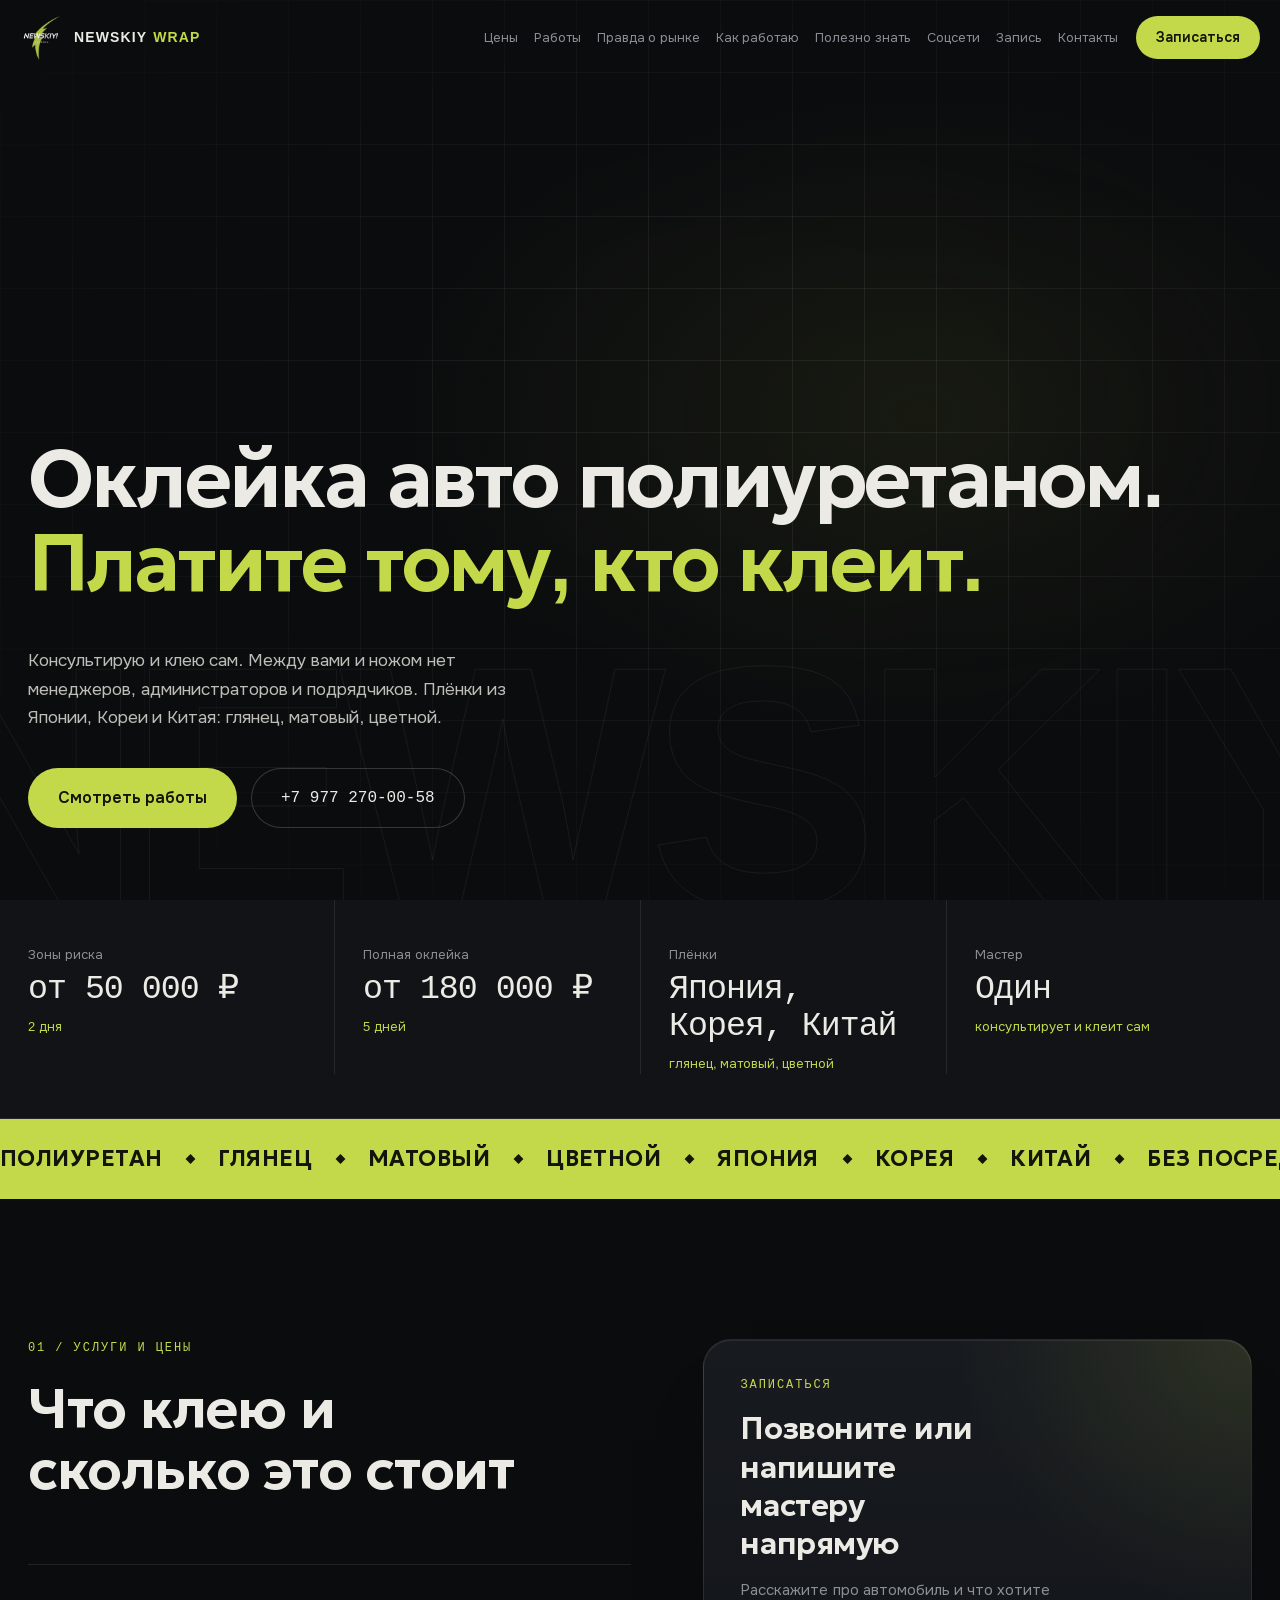
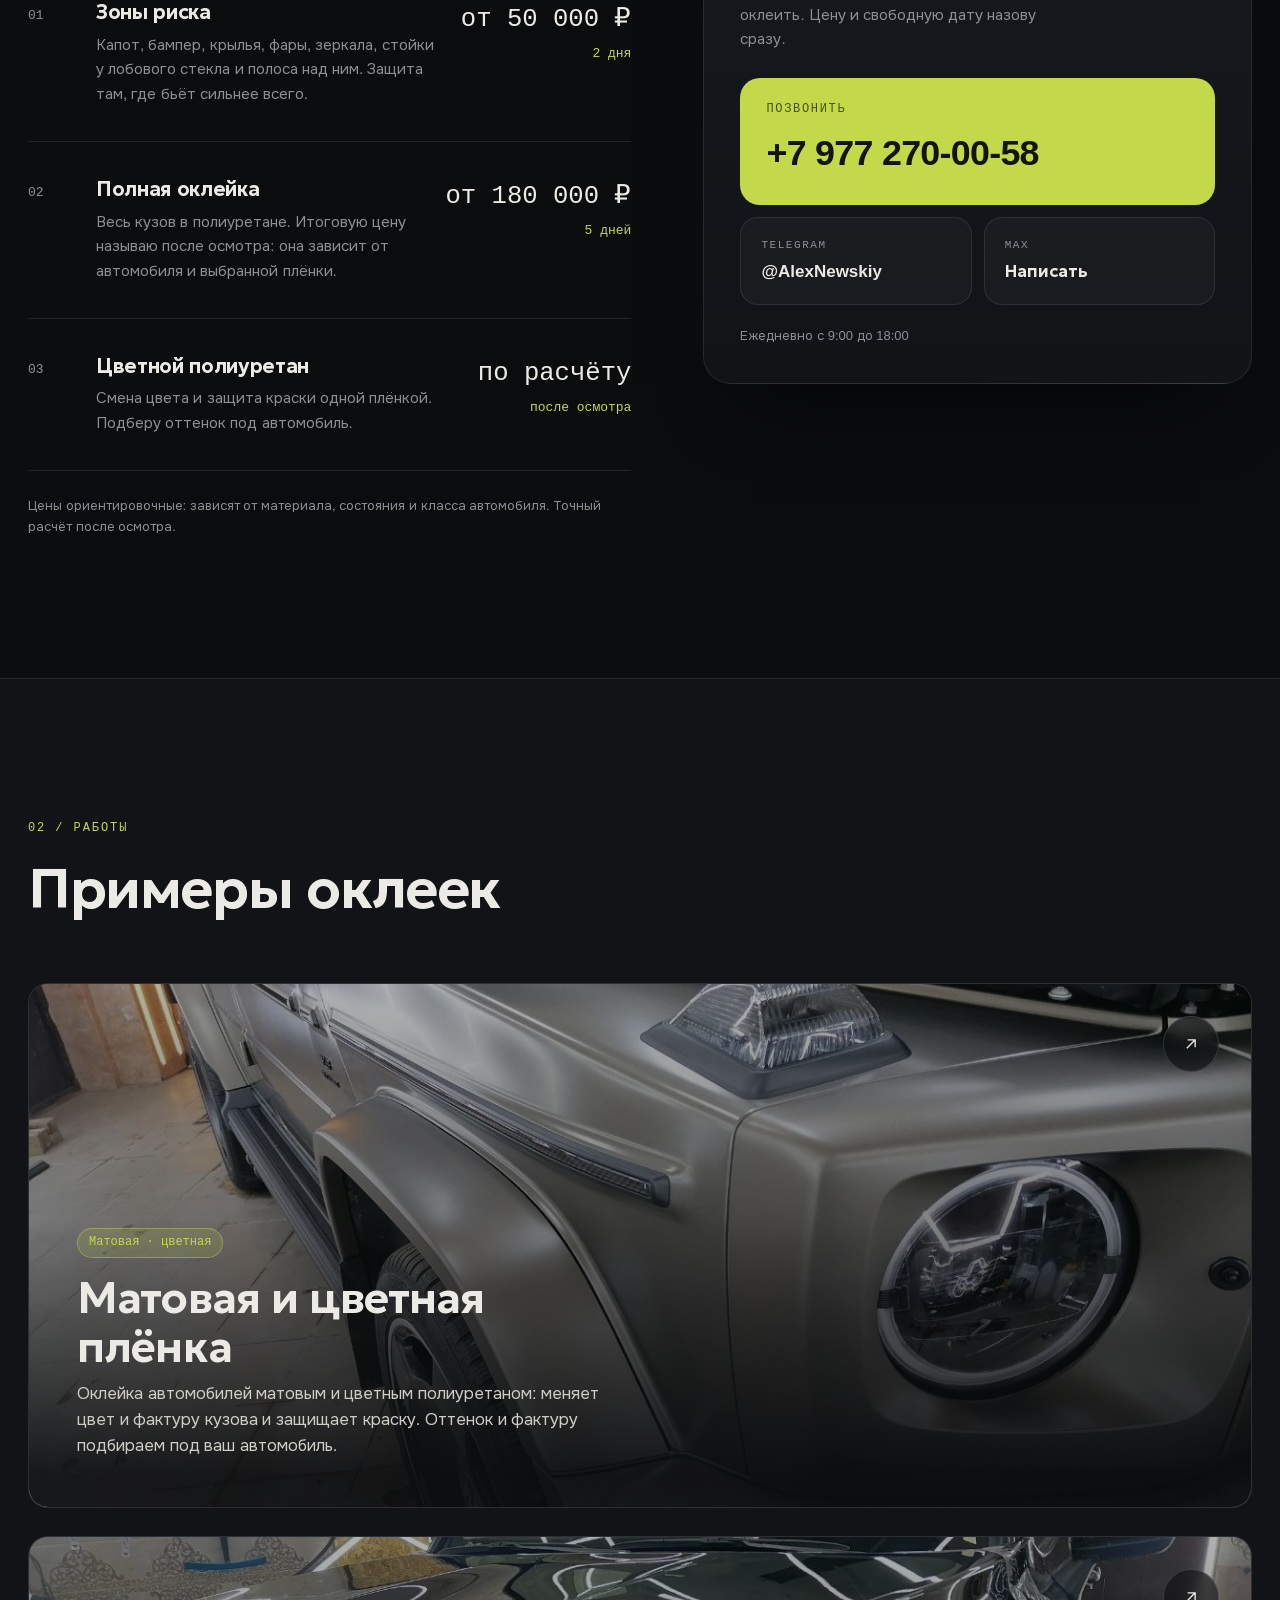
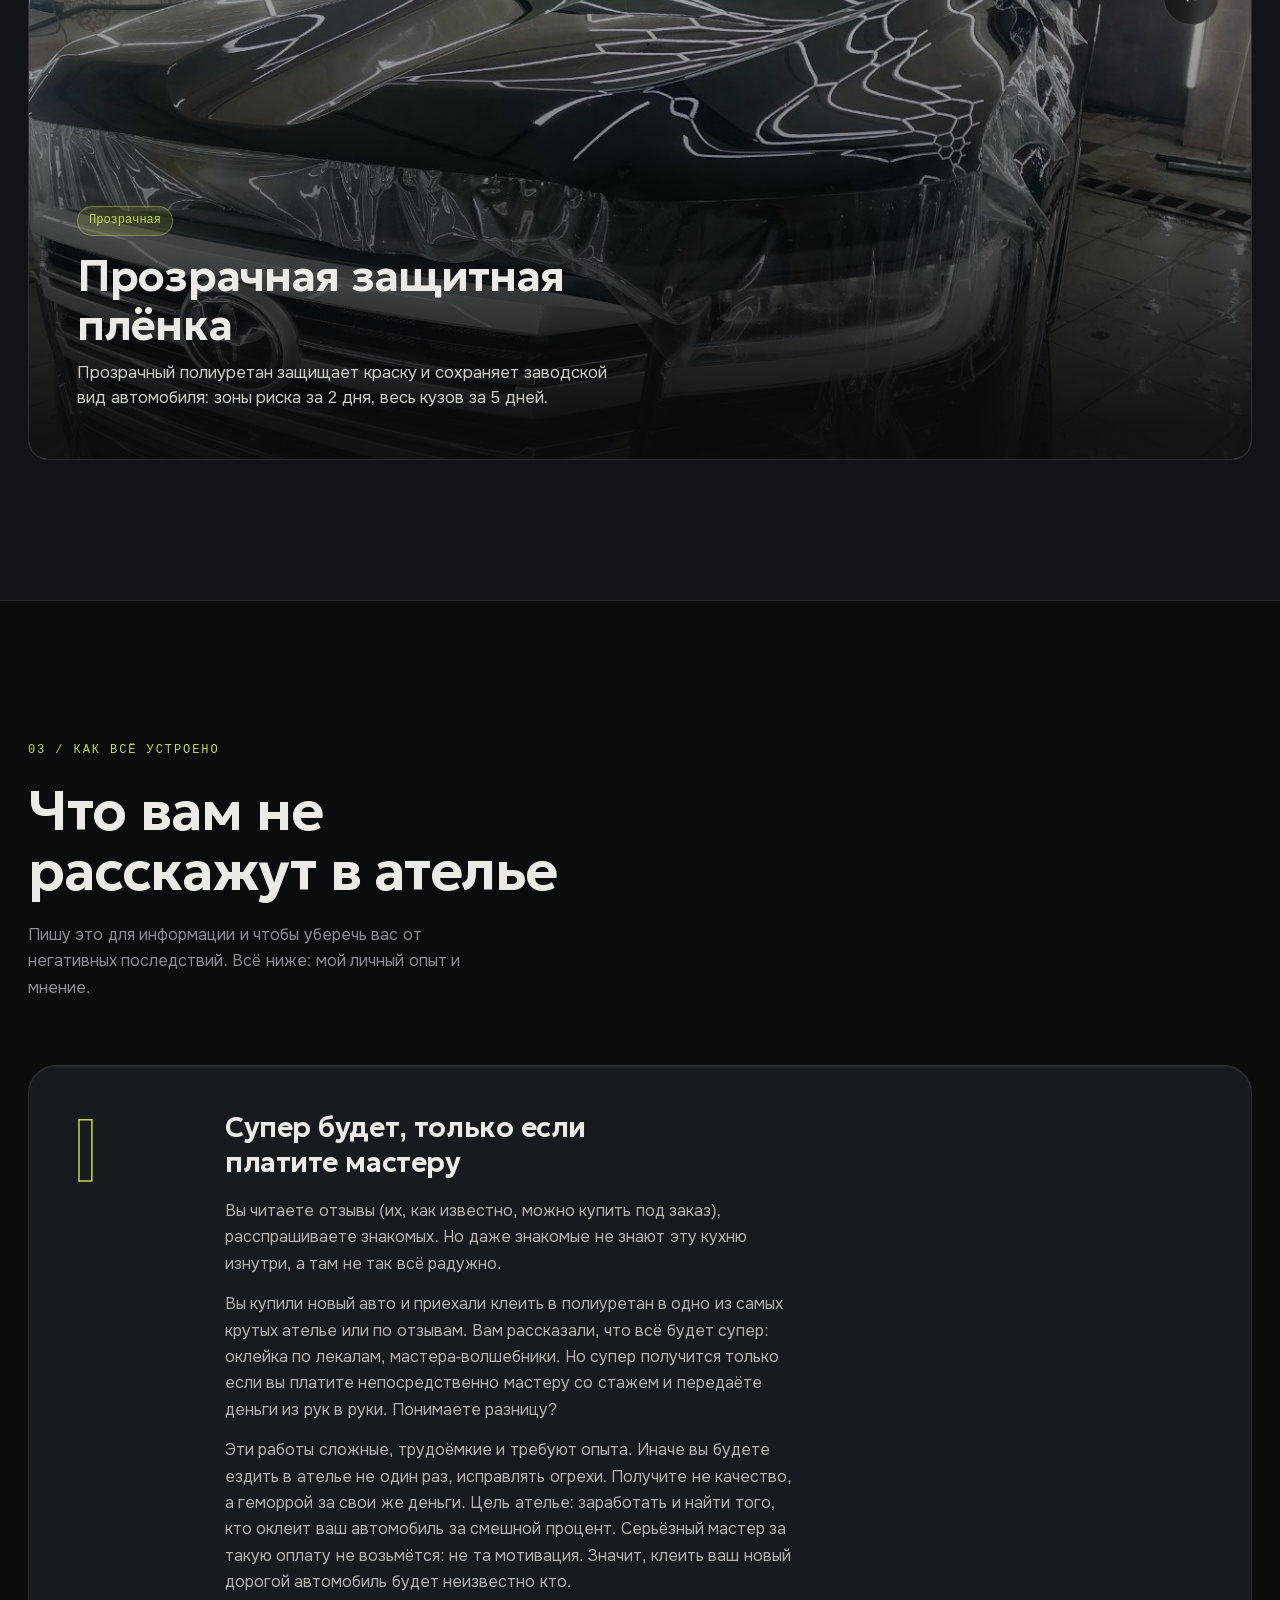
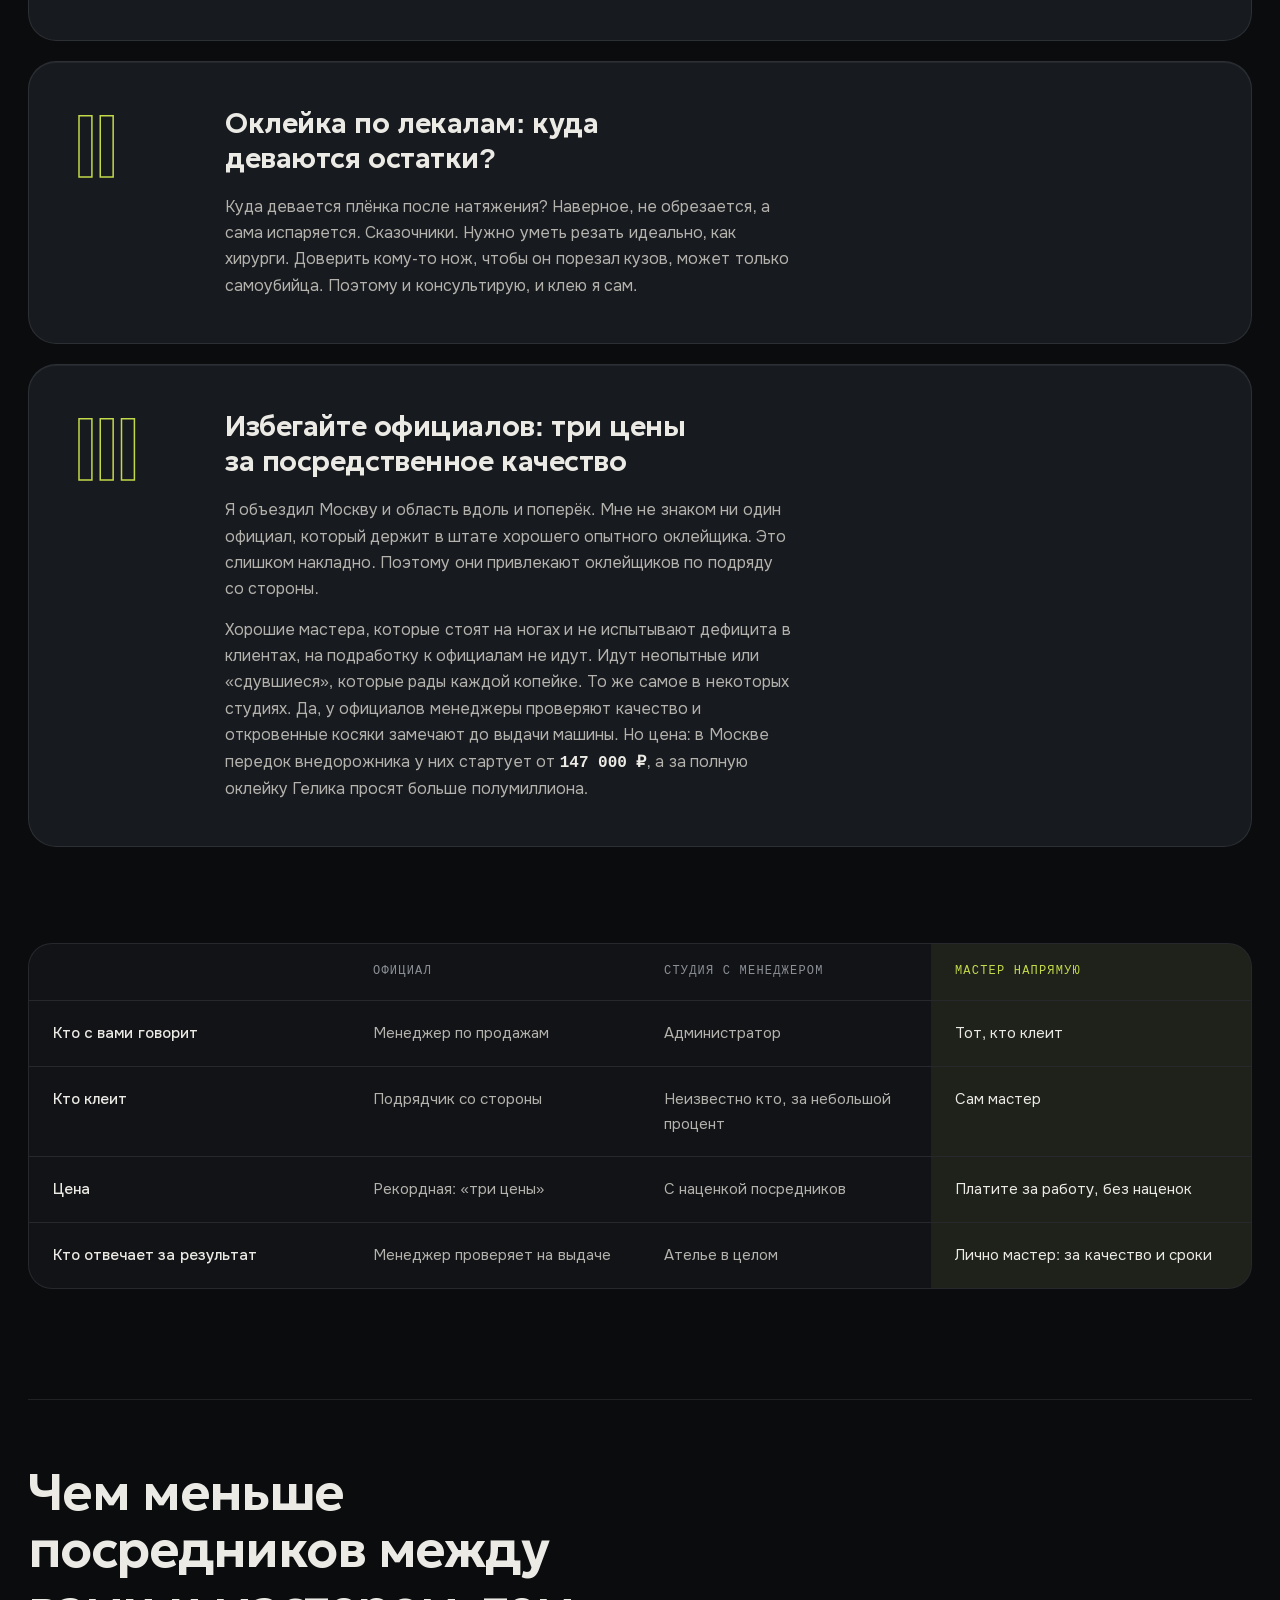
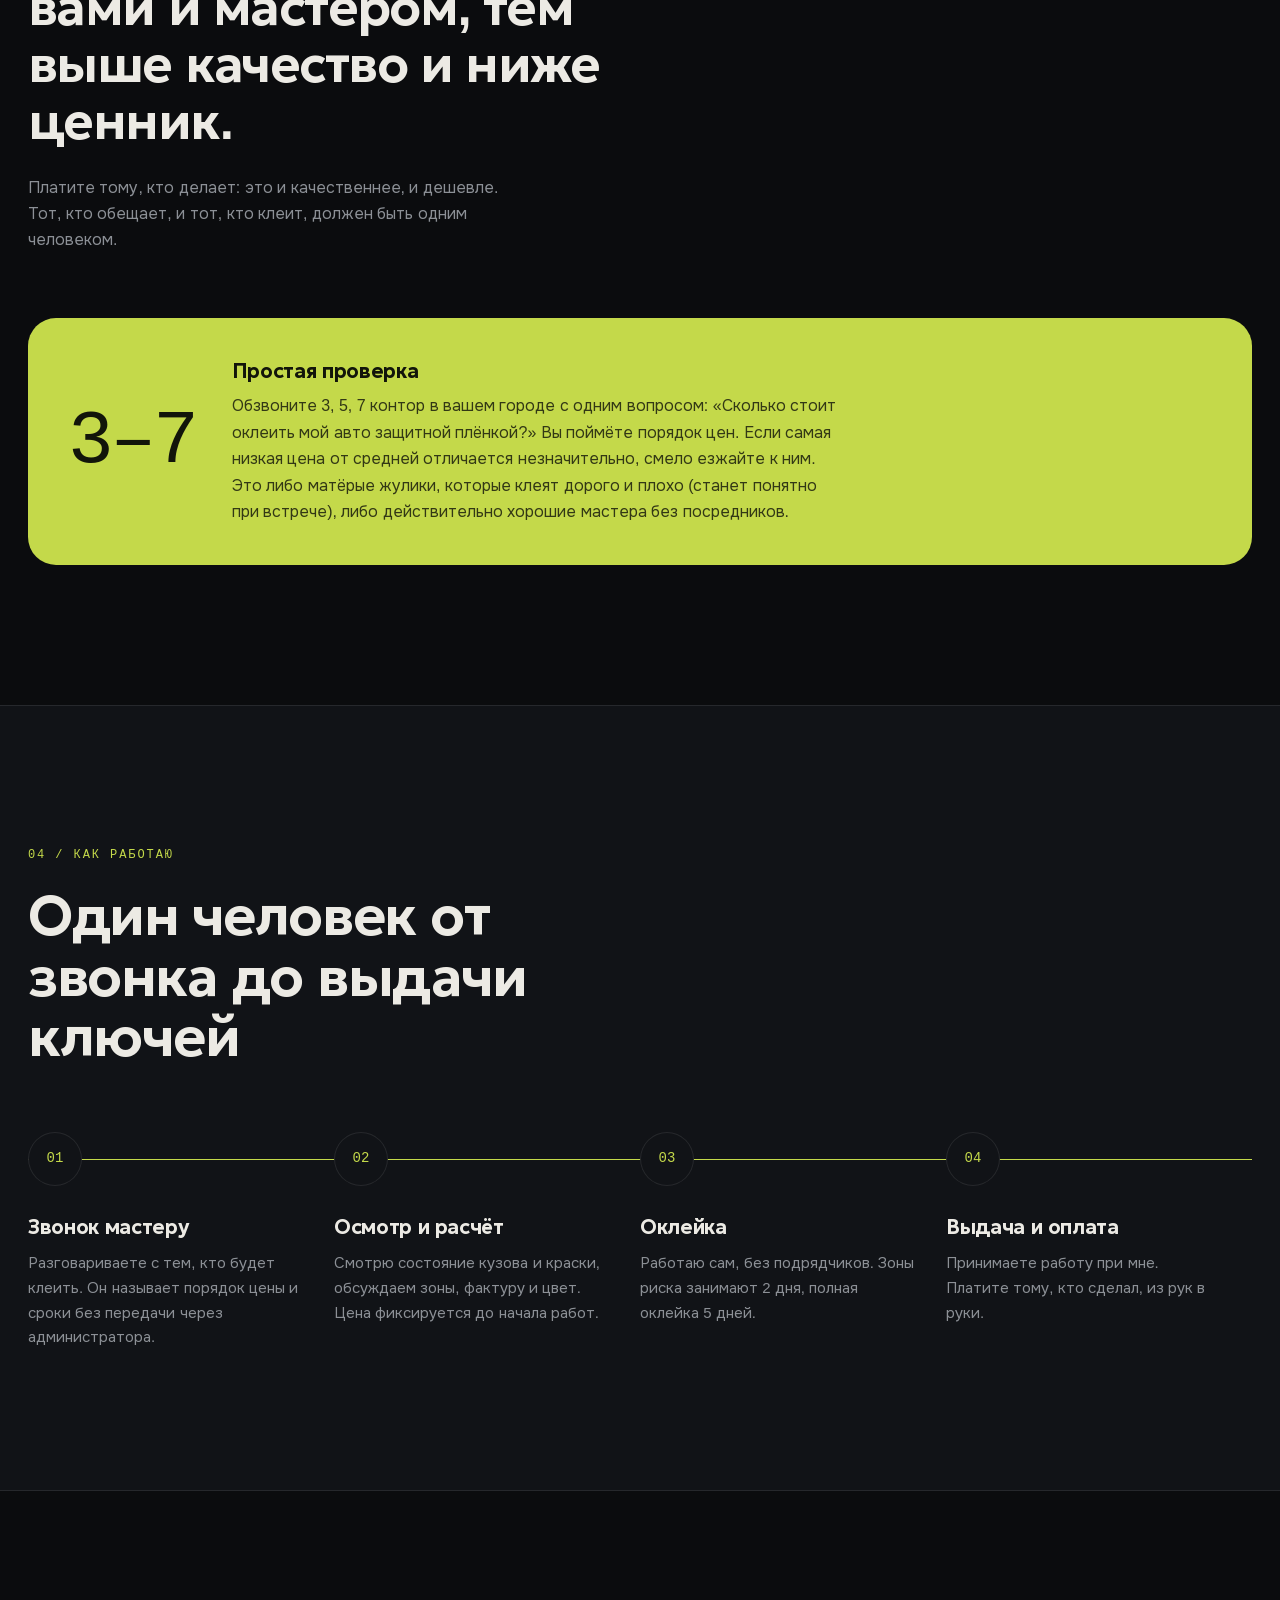
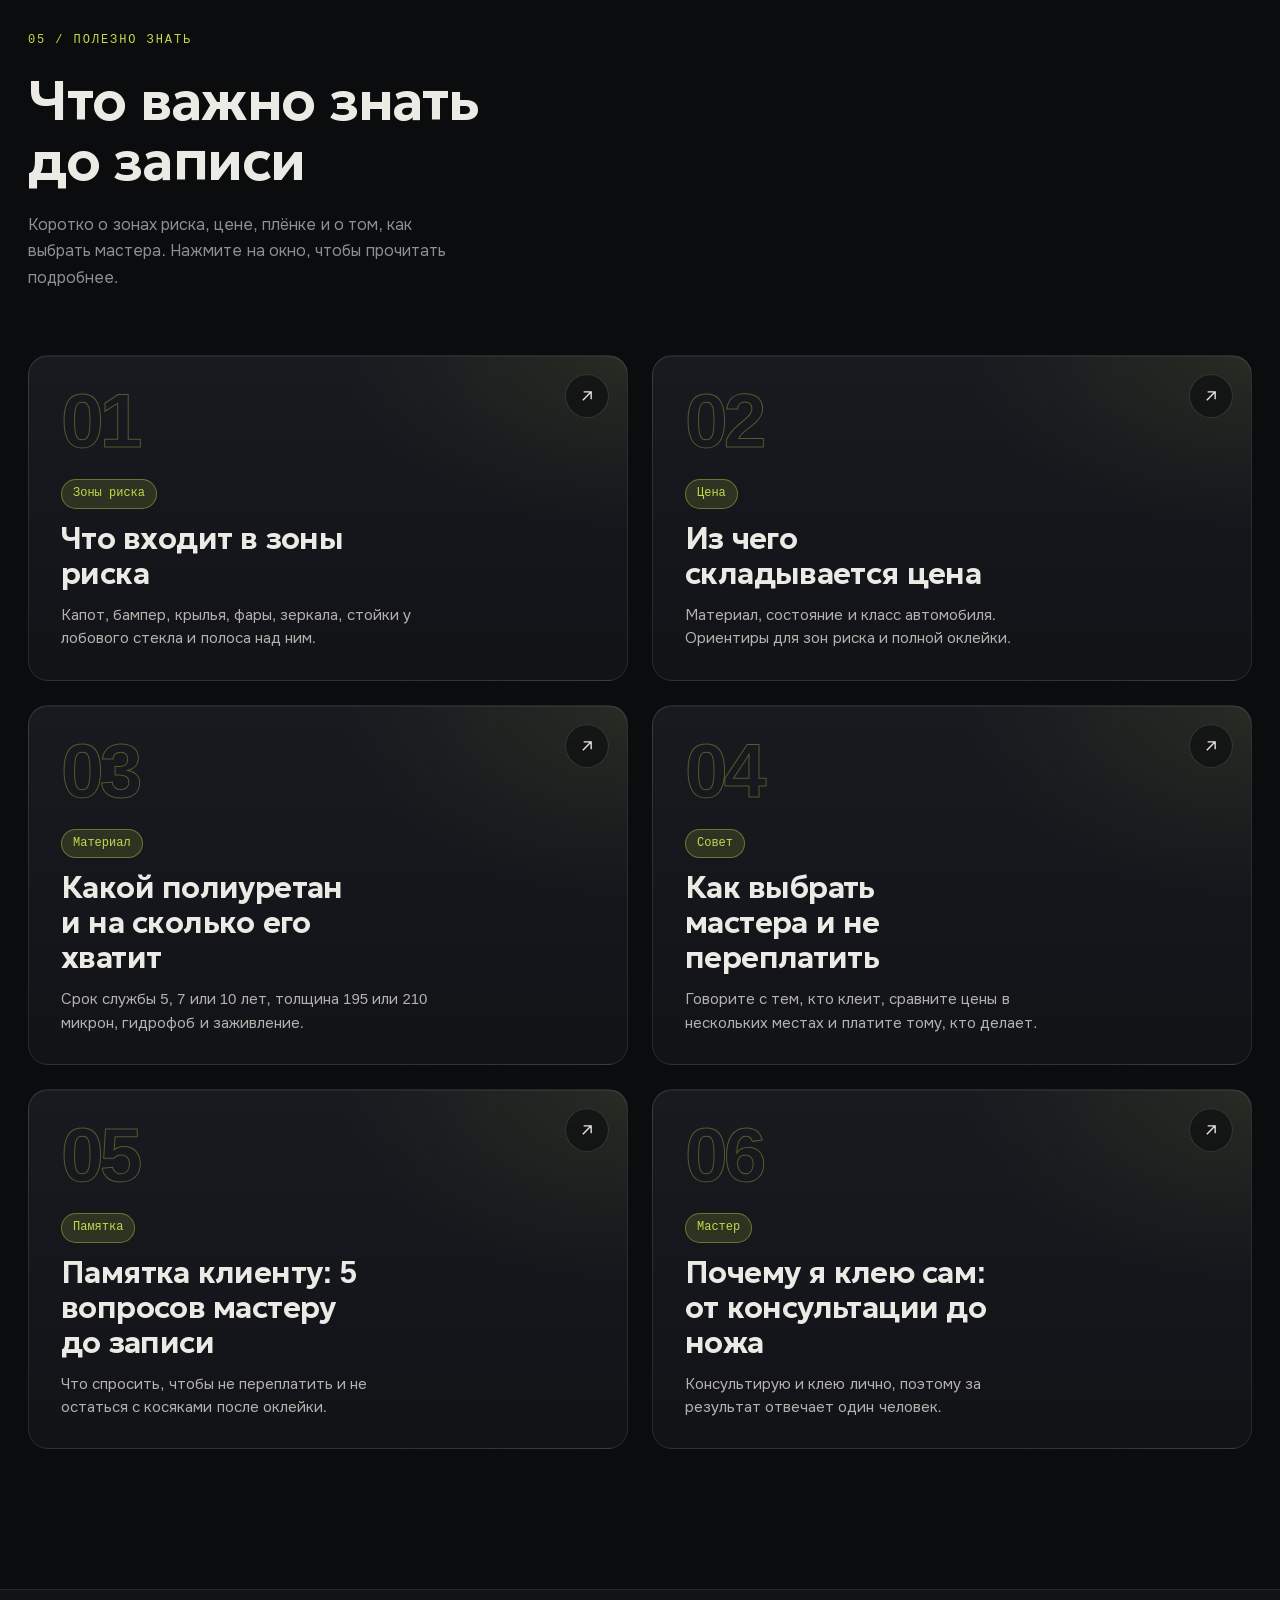
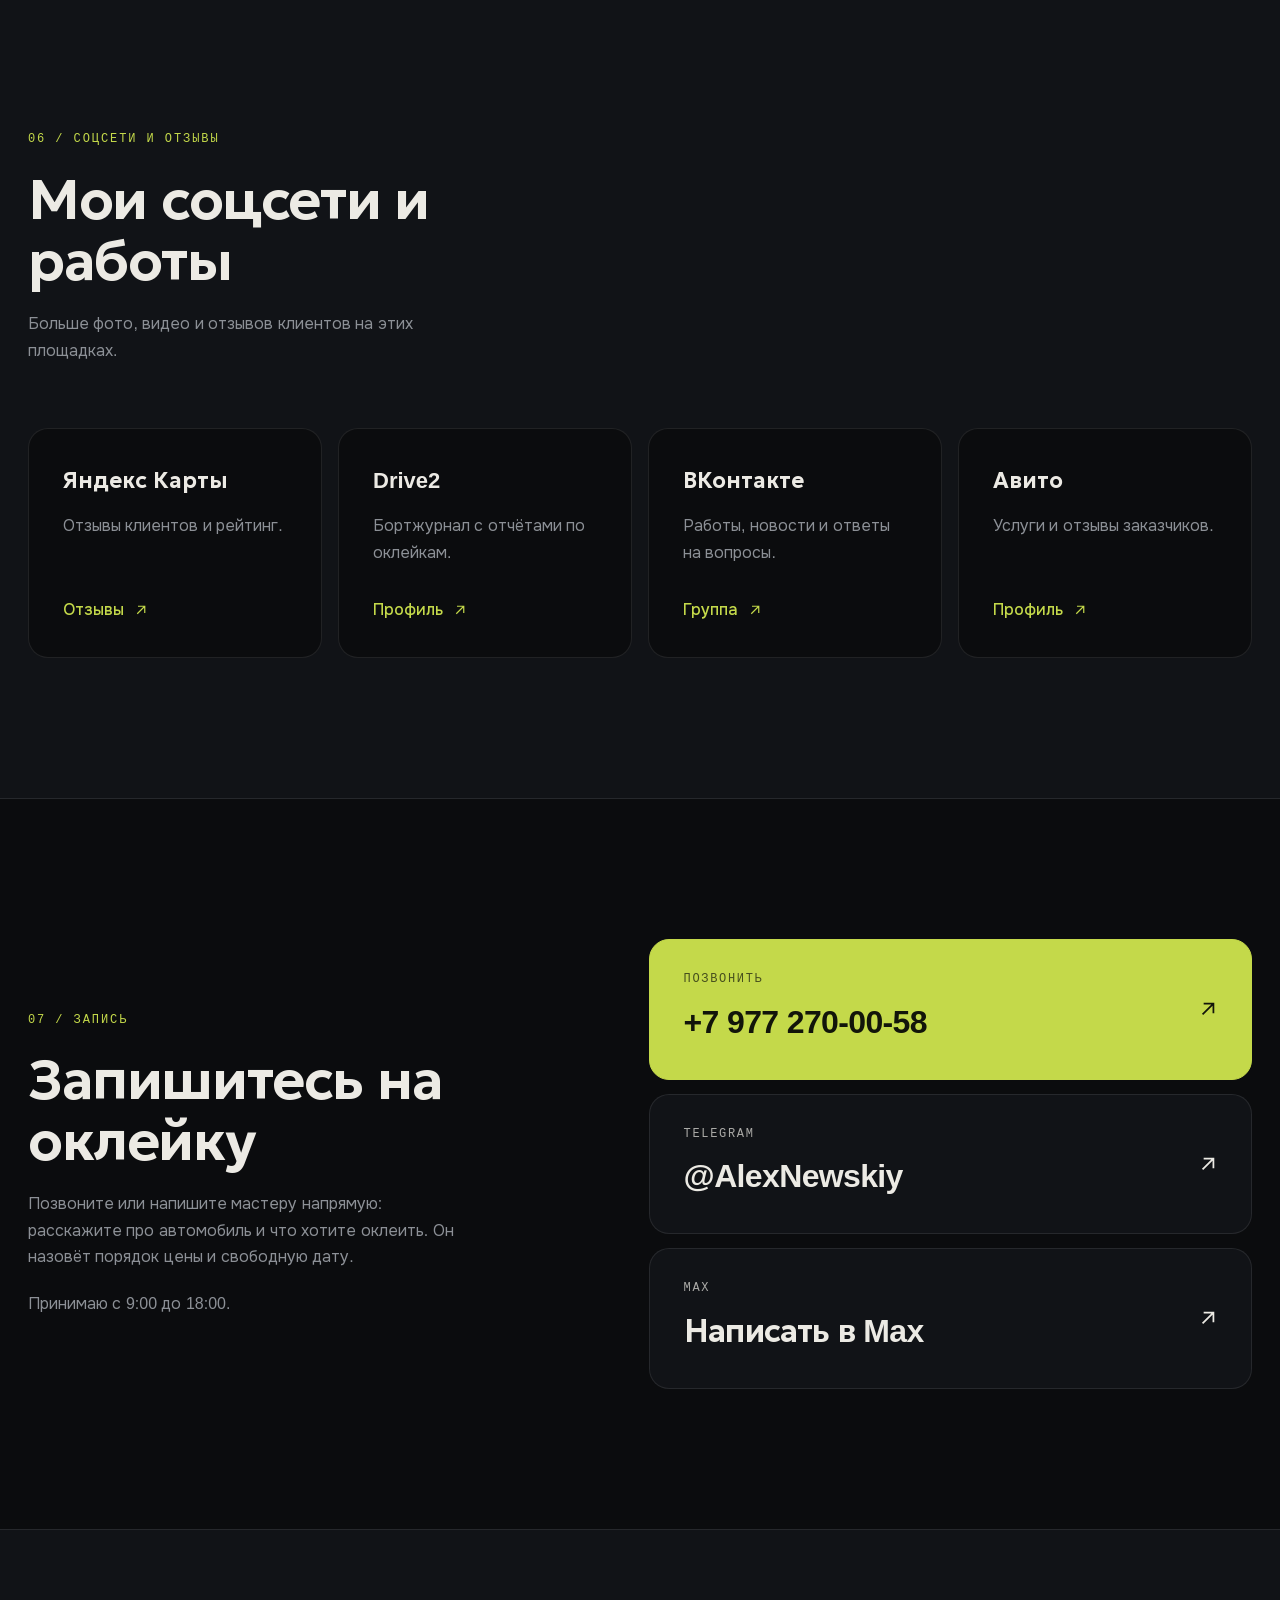
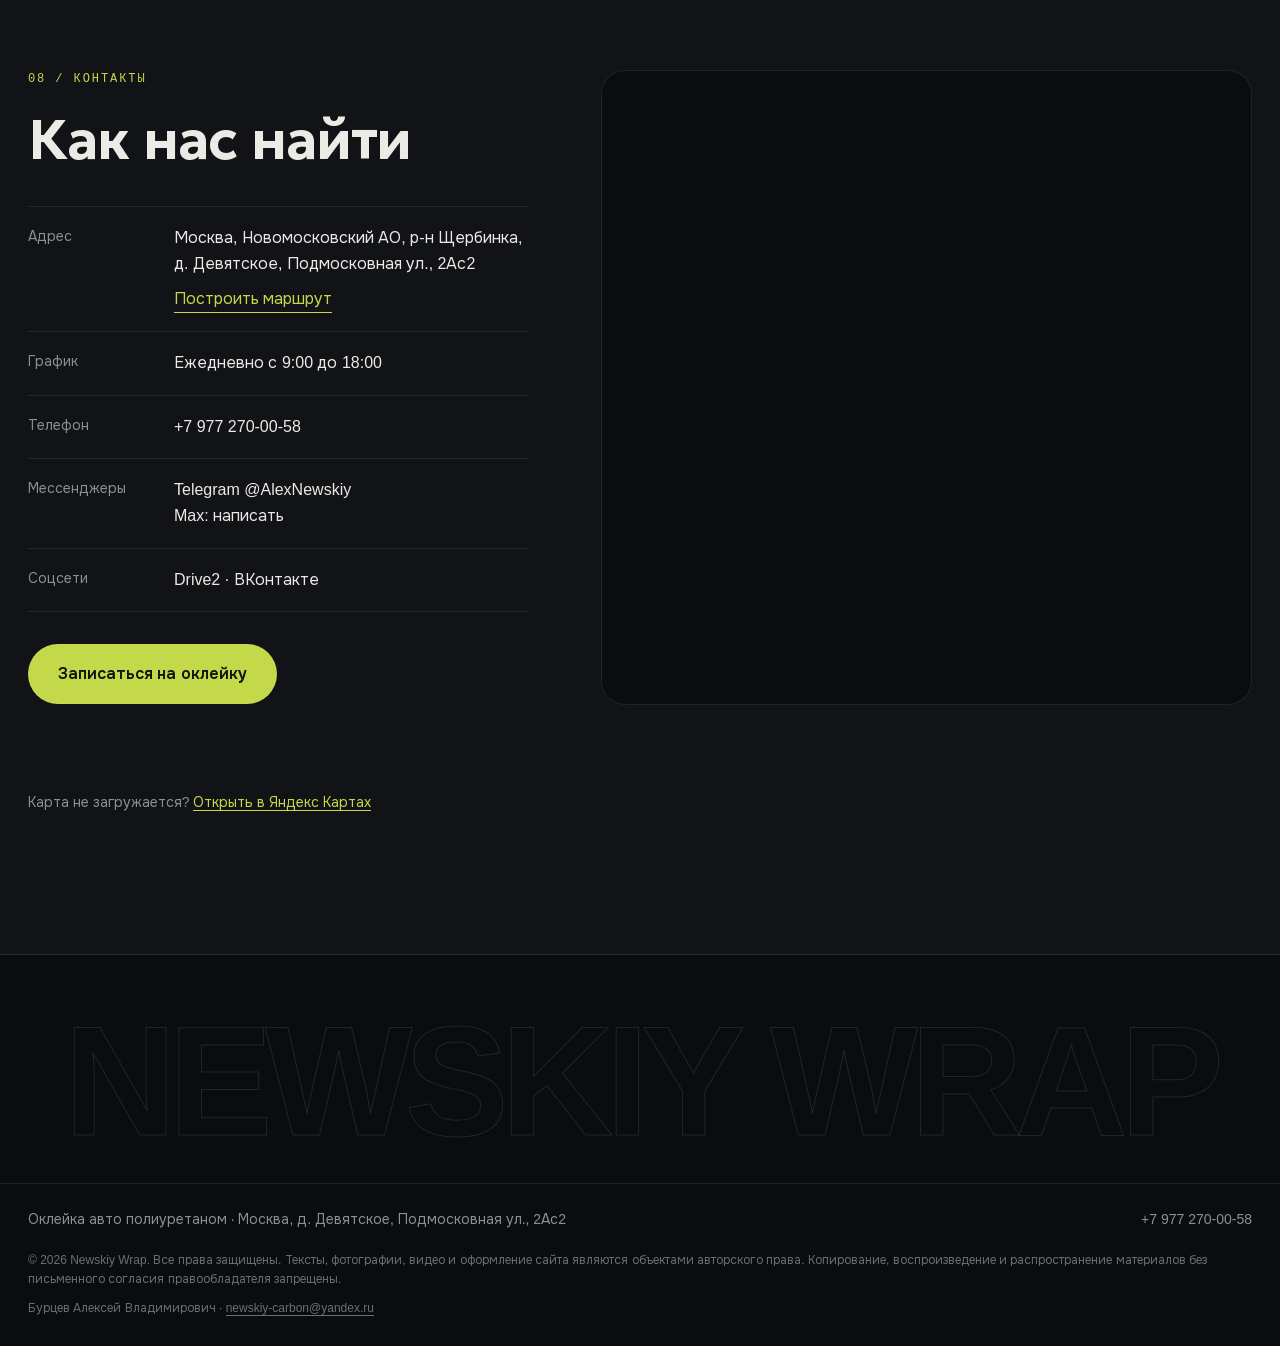
<file: index.html>
<!doctype html>
<html lang="ru">
<head>
<meta charset="utf-8">
<meta name="viewport" content="width=device-width, initial-scale=1">
<title>Newskiy Wrap — оклейка авто полиуретановой плёнкой в Москве</title>
<meta name="description" content="Оклейка автомобилей полиуретаном: матовый, глянец, цветной. Плёнки из Японии, Кореи и Китая. Консультирует и клеит один мастер, без посредников. Зоны риска от 50 000 ₽, полная оклейка от 180 000 ₽.">
<meta name="yandex-verification" content="7eb35eb6986047fe" />
<meta name="theme-color" content="#0b0c0e">
<link rel="preload" href="fonts/Geologica-300-cyrillic.woff2" as="font" type="font/woff2" crossorigin>
<link rel="preload" href="fonts/Onest-300-cyrillic.woff2" as="font" type="font/woff2" crossorigin>
<style>@font-face{font-family: 'Geologica';font-style: normal;font-weight: 300;font-display: optional;src: url(fonts/Geologica-300-cyrillic.woff2) format('woff2');unicode-range: U+0301,U+0400-045F,U+0490-0491,U+04B0-04B1,U+2116;}@font-face{font-family: 'Geologica';font-style: normal;font-weight: 300;font-display: optional;src: url(fonts/Geologica-300-latin.woff2) format('woff2');unicode-range: U+0000-00FF,U+0131,U+0152-0153,U+02BB-02BC,U+02C6,U+02DA,U+02DC,U+0304,U+0308,U+0329,U+2000-206F,U+20AC,U+2122,U+2191,U+2193,U+2212,U+2215,U+FEFF,U+FFFD;}@font-face{font-family: 'Geologica';font-style: normal;font-weight: 400;font-display: optional;src: url(fonts/Geologica-300-cyrillic.woff2) format('woff2');unicode-range: U+0301,U+0400-045F,U+0490-0491,U+04B0-04B1,U+2116;}@font-face{font-family: 'Geologica';font-style: normal;font-weight: 400;font-display: optional;src: url(fonts/Geologica-300-latin.woff2) format('woff2');unicode-range: U+0000-00FF,U+0131,U+0152-0153,U+02BB-02BC,U+02C6,U+02DA,U+02DC,U+0304,U+0308,U+0329,U+2000-206F,U+20AC,U+2122,U+2191,U+2193,U+2212,U+2215,U+FEFF,U+FFFD;}@font-face{font-family: 'Geologica';font-style: normal;font-weight: 500;font-display: optional;src: url(fonts/Geologica-300-cyrillic.woff2) format('woff2');unicode-range: U+0301,U+0400-045F,U+0490-0491,U+04B0-04B1,U+2116;}@font-face{font-family: 'Geologica';font-style: normal;font-weight: 500;font-display: optional;src: url(fonts/Geologica-300-latin.woff2) format('woff2');unicode-range: U+0000-00FF,U+0131,U+0152-0153,U+02BB-02BC,U+02C6,U+02DA,U+02DC,U+0304,U+0308,U+0329,U+2000-206F,U+20AC,U+2122,U+2191,U+2193,U+2212,U+2215,U+FEFF,U+FFFD;}@font-face{font-family: 'Geologica';font-style: normal;font-weight: 600;font-display: optional;src: url(fonts/Geologica-300-cyrillic.woff2) format('woff2');unicode-range: U+0301,U+0400-045F,U+0490-0491,U+04B0-04B1,U+2116;}@font-face{font-family: 'Geologica';font-style: normal;font-weight: 600;font-display: optional;src: url(fonts/Geologica-300-latin.woff2) format('woff2');unicode-range: U+0000-00FF,U+0131,U+0152-0153,U+02BB-02BC,U+02C6,U+02DA,U+02DC,U+0304,U+0308,U+0329,U+2000-206F,U+20AC,U+2122,U+2191,U+2193,U+2212,U+2215,U+FEFF,U+FFFD;}@font-face{font-family: 'Geologica';font-style: normal;font-weight: 700;font-display: optional;src: url(fonts/Geologica-300-cyrillic.woff2) format('woff2');unicode-range: U+0301,U+0400-045F,U+0490-0491,U+04B0-04B1,U+2116;}@font-face{font-family: 'Geologica';font-style: normal;font-weight: 700;font-display: optional;src: url(fonts/Geologica-300-latin.woff2) format('woff2');unicode-range: U+0000-00FF,U+0131,U+0152-0153,U+02BB-02BC,U+02C6,U+02DA,U+02DC,U+0304,U+0308,U+0329,U+2000-206F,U+20AC,U+2122,U+2191,U+2193,U+2212,U+2215,U+FEFF,U+FFFD;}@font-face{font-family: 'JetBrains Mono';font-style: normal;font-weight: 400;font-display: optional;src: url(fonts/JetBrainsMono-400-cyrillic.woff2) format('woff2');unicode-range: U+0301,U+0400-045F,U+0490-0491,U+04B0-04B1,U+2116;}@font-face{font-family: 'JetBrains Mono';font-style: normal;font-weight: 400;font-display: optional;src: url(fonts/JetBrainsMono-400-latin.woff2) format('woff2');unicode-range: U+0000-00FF,U+0131,U+0152-0153,U+02BB-02BC,U+02C6,U+02DA,U+02DC,U+0304,U+0308,U+0329,U+2000-206F,U+20AC,U+2122,U+2191,U+2193,U+2212,U+2215,U+FEFF,U+FFFD;}@font-face{font-family: 'JetBrains Mono';font-style: normal;font-weight: 500;font-display: optional;src: url(fonts/JetBrainsMono-400-cyrillic.woff2) format('woff2');unicode-range: U+0301,U+0400-045F,U+0490-0491,U+04B0-04B1,U+2116;}@font-face{font-family: 'JetBrains Mono';font-style: normal;font-weight: 500;font-display: optional;src: url(fonts/JetBrainsMono-400-latin.woff2) format('woff2');unicode-range: U+0000-00FF,U+0131,U+0152-0153,U+02BB-02BC,U+02C6,U+02DA,U+02DC,U+0304,U+0308,U+0329,U+2000-206F,U+20AC,U+2122,U+2191,U+2193,U+2212,U+2215,U+FEFF,U+FFFD;}@font-face{font-family: 'Onest';font-style: normal;font-weight: 300;font-display: optional;src: url(fonts/Onest-300-cyrillic.woff2) format('woff2');unicode-range: U+0301,U+0400-045F,U+0490-0491,U+04B0-04B1,U+2116;}@font-face{font-family: 'Onest';font-style: normal;font-weight: 300;font-display: optional;src: url(fonts/Onest-300-latin.woff2) format('woff2');unicode-range: U+0000-00FF,U+0131,U+0152-0153,U+02BB-02BC,U+02C6,U+02DA,U+02DC,U+0304,U+0308,U+0329,U+2000-206F,U+20AC,U+2122,U+2191,U+2193,U+2212,U+2215,U+FEFF,U+FFFD;}@font-face{font-family: 'Onest';font-style: normal;font-weight: 400;font-display: optional;src: url(fonts/Onest-300-cyrillic.woff2) format('woff2');unicode-range: U+0301,U+0400-045F,U+0490-0491,U+04B0-04B1,U+2116;}@font-face{font-family: 'Onest';font-style: normal;font-weight: 400;font-display: optional;src: url(fonts/Onest-300-latin.woff2) format('woff2');unicode-range: U+0000-00FF,U+0131,U+0152-0153,U+02BB-02BC,U+02C6,U+02DA,U+02DC,U+0304,U+0308,U+0329,U+2000-206F,U+20AC,U+2122,U+2191,U+2193,U+2212,U+2215,U+FEFF,U+FFFD;}@font-face{font-family: 'Onest';font-style: normal;font-weight: 500;font-display: optional;src: url(fonts/Onest-300-cyrillic.woff2) format('woff2');unicode-range: U+0301,U+0400-045F,U+0490-0491,U+04B0-04B1,U+2116;}@font-face{font-family: 'Onest';font-style: normal;font-weight: 500;font-display: optional;src: url(fonts/Onest-300-latin.woff2) format('woff2');unicode-range: U+0000-00FF,U+0131,U+0152-0153,U+02BB-02BC,U+02C6,U+02DA,U+02DC,U+0304,U+0308,U+0329,U+2000-206F,U+20AC,U+2122,U+2191,U+2193,U+2212,U+2215,U+FEFF,U+FFFD;}@font-face{font-family: 'Onest';font-style: normal;font-weight: 600;font-display: optional;src: url(fonts/Onest-300-cyrillic.woff2) format('woff2');unicode-range: U+0301,U+0400-045F,U+0490-0491,U+04B0-04B1,U+2116;}@font-face{font-family: 'Onest';font-style: normal;font-weight: 600;font-display: optional;src: url(fonts/Onest-300-latin.woff2) format('woff2');unicode-range: U+0000-00FF,U+0131,U+0152-0153,U+02BB-02BC,U+02C6,U+02DA,U+02DC,U+0304,U+0308,U+0329,U+2000-206F,U+20AC,U+2122,U+2191,U+2193,U+2212,U+2215,U+FEFF,U+FFFD;}</style>
<link rel="icon" href="favicon.ico" sizes="any">
<link rel="icon" type="image/png" href="favicon.png">
<link rel="apple-touch-icon" href="apple-touch-icon.png">
<meta property="og:type" content="website">
<meta property="og:locale" content="ru_RU">
<meta property="og:site_name" content="Newskiy Wrap">
<meta property="og:title" content="Newskiy Wrap — оклейка авто полиуретановой плёнкой в Москве">
<meta property="og:description" content="Матовая, глянцевая, цветная и прозрачная плёнка. Консультирует и клеит один мастер, без посредников. Зоны риска от 50 000 ₽.">
<meta property="og:url" content="https://newskiywrap.ru/">
<meta property="og:image" content="https://newskiywrap.ru/og.jpg">
<meta property="og:image:width" content="1200">
<meta property="og:image:height" content="630">
<meta name="twitter:card" content="summary_large_image">
<link rel="canonical" href="https://newskiywrap.ru/">
<style>:root{--bg:#0b0c0e;--bg-2:#111317;--bg-3:#171a1f;--line:rgba(255,255,255,.09);--text:#eceae4;--muted:#8c9096;--accent:#c4d94a;--accent-ink:#12150a;--radius:20px;--ease:cubic-bezier(.16,1,.3,1);--f-display:'Geologica',sans-serif;--f-body:'Onest',sans-serif;--f-mono:'JetBrains Mono',monospace;--s1:#3a3e46;--s2:#b4bcc7;--s3:#242730;--s4:#14161a;}*{box-sizing:border-box;margin:0;padding:0}html{scroll-behavior:smooth;scroll-padding-top:72px}body{background:var(--bg);color:var(--text);font-family:var(--f-body);font-size:16px;line-height:1.65;-webkit-font-smoothing:antialiased;overflow-x:hidden}a{color:inherit;text-decoration:none}button{font:inherit;color:inherit;background:none;border:0;cursor:pointer}ul,ol{list-style:none}em{font-style:normal}.mono{font-family:var(--f-mono)}:focus-visible{outline:2px solid var(--accent);outline-offset:3px;border-radius:6px}.wrap{max-width:1320px;margin:0 auto;padding:0 28px}.section{padding:140px 0}.section-dark{background:var(--bg-2);border-block:1px solid var(--line)}.label{font-family:var(--f-mono);font-size:12px;letter-spacing:.16em;text-transform:uppercase;color:var(--accent);margin-bottom:20px}h1,h2,h3{font-family:var(--f-display);font-weight:600;letter-spacing:-.025em;line-height:1.08}h2{font-size:clamp(30px,4.4vw,56px);max-width:17ch}h3{font-size:clamp(18px,1.6vw,22px);line-height:1.25;letter-spacing:-.015em}.body,.note{color:var(--muted);max-width:50ch;margin-top:20px}.head{margin-bottom:64px}.head-row{display:flex;justify-content:space-between;align-items:flex-end;gap:24px;flex-wrap:wrap}.links{display:flex;gap:24px;flex-wrap:wrap}.links a{color:var(--muted);border-bottom:1px solid var(--line);padding-bottom:2px;transition:color .3s,border-color .3s}.links a:hover{color:var(--text);border-color:var(--accent)}.fine{font-size:13px;color:var(--muted);margin-top:24px}.btn{display:inline-flex;align-items:center;justify-content:center;gap:10px;padding:17px 30px;border-radius:999px;background:var(--accent);color:var(--accent-ink);font-weight:600;transition:transform .45s var(--ease),background .3s;will-change:transform}.btn:hover{background:#d3e75a;transform:translateY(-2px)}.btn:active{transform:translateY(1px) scale(.98)}.btn-sm{padding:10px 20px;font-size:14px}.btn-ghost{background:transparent;color:var(--text);box-shadow:inset 0 0 0 1px rgba(255,255,255,.18);font-family:var(--f-mono);font-weight:500}.btn-ghost:hover{background:rgba(255,255,255,.06)}.nav{position:fixed;inset:0 0 auto 0;z-index:100;display:flex;align-items:center;gap:32px;padding:16px 32px;transition:background .4s,backdrop-filter .4s,border-color .4s;border-bottom:1px solid transparent}.nav.scrolled{background:rgba(11,12,14,.78);backdrop-filter:blur(16px);-webkit-backdrop-filter:blur(16px);border-color:var(--line)}.logo{display:flex;align-items:center;gap:10px;font-family:var(--f-display);font-weight:700;font-size:15px;letter-spacing:.08em}.logo em{color:var(--accent);margin-left:6px}.nav-links{display:flex;gap:28px;margin-left:auto;font-size:14px;color:var(--muted)}.nav-links a{transition:color .3s}.nav-links a:hover{color:var(--text)}.burger{display:none;width:44px;height:44px;position:relative}.burger span{position:absolute;left:11px;right:11px;height:1.5px;background:var(--text);transition:transform .4s var(--ease)}.burger span:first-child{top:18px}.burger span:last-child{top:25px}.burger[aria-expanded=true] span:first-child{transform:translateY(3.5px) rotate(45deg)}.burger[aria-expanded=true] span:last-child{transform:translateY(-3.5px) rotate(-45deg)}.hero{position:relative;min-height:100dvh;display:flex;flex-direction:column;justify-content:flex-end;padding:120px 0 32px;overflow:hidden;isolation:isolate}.hero-grid-bg{position:absolute;inset:0;z-index:-2;background: radial-gradient(60% 55% at 72% 46%,rgba(196,217,74,.10),transparent 70%),linear-gradient(var(--line) 1px,transparent 1px) 0 0/72px 72px,linear-gradient(90deg,var(--line) 1px,transparent 1px) 0 0/72px 72px;-webkit-mask-image:radial-gradient(90% 80% at 60% 45%,#000 20%,transparent 85%);mask-image:radial-gradient(90% 80% at 60% 45%,#000 20%,transparent 85%);opacity:.7}.hero-word{position:absolute;left:50%;bottom:-2vw;transform:translateX(-50%);z-index:-1;font-family:var(--f-display);font-weight:700;font-size:clamp(120px,27vw,420px);letter-spacing:-.05em;line-height:.8;color:transparent;-webkit-text-stroke:1px rgba(255,255,255,.06);white-space:nowrap;user-select:none}.hero-inner{display:grid;grid-template-columns:1.05fr 1fr;gap:48px;align-items:center;margin-bottom:56px;width:100%}.eyebrow{display:inline-flex;align-items:center;gap:10px;font-family:var(--f-mono);font-size:12px;letter-spacing:.06em;color:var(--muted);padding:8px 14px;border-radius:999px;box-shadow:inset 0 0 0 1px var(--line);background:rgba(255,255,255,.03);margin-bottom:28px}.dot{width:7px;height:7px;border-radius:50%;background:var(--accent);animation:pulse 2.2s ease-in-out infinite}@keyframes pulse{50%{opacity:.3;transform:scale(.75)}}.hero h1{font-size:clamp(34px,5.2vw,74px);margin-bottom:28px}.hero h1 em{color:var(--accent)}.lead{max-width:48ch;font-size:clamp(16px,1.35vw,19px);color:#bfbdb7;margin-bottom:36px}.hero-cta{display:flex;gap:14px;flex-wrap:wrap}.hero-stage{position:relative}.car-wrap{position:relative;animation:float 7s ease-in-out infinite}@keyframes float{50%{transform:translateY(-8px)}}.car{display:block;width:100%;height:auto;filter:drop-shadow(0 30px 40px rgba(0,0,0,.5))}.car-wrap .shine{animation:shine 5s ease-in-out infinite}.floor{position:absolute;left:8%;right:8%;bottom:-10px;height:30px;background:radial-gradient(50% 50% at 50% 50%,rgba(196,217,74,.22),transparent 70%)}.car-wrap[data-finish=gloss]{--s1:#3a3e46;--s2:#b4bcc7;--s3:#242730;--s4:#14161a}.car-wrap[data-finish=matte]{--s1:#42454b;--s2:#4c4f55;--s3:#3f4247;--s4:#35383c}.car-wrap[data-finish=green]{--s1:#3d5a45;--s2:#7aa688;--s3:#2b4332;--s4:#1c2d22}.car-wrap[data-finish=red]{--s1:#7a2a22;--s2:#d4584a;--s3:#5a1d17;--s4:#38100c}.car-wrap[data-finish=blue]{--s1:#25405c;--s2:#5b8dbd;--s3:#1a2f47;--s4:#0f1d2d}.car-wrap[data-finish=sand]{--s1:#6a6050;--s2:#bdb097;--s3:#51493c;--s4:#37322a}.car-wrap[data-finish=matte] .shine{opacity:0;animation:none}@keyframes shine{0%,100%{opacity:.25}50%{opacity:.7}}.finish-picker{display:flex;flex-wrap:wrap;gap:10px;justify-content:center;margin-top:34px}.fp{display:inline-flex;align-items:center;gap:10px;padding:8px 16px 8px 8px;border-radius:999px;box-shadow:inset 0 0 0 1px var(--line);background:rgba(255,255,255,.03);font-size:14px;transition:box-shadow .3s,background .3s,transform .4s var(--ease)}.fp:hover{background:rgba(255,255,255,.07)}.fp:active{transform:scale(.96)}.fp.is-on{box-shadow:inset 0 0 0 1.5px var(--accent);background:rgba(196,217,74,.08)}.fp-dot{padding:8px}.sw{display:block;width:26px;height:26px;border-radius:50%;box-shadow:inset 0 0 0 1px rgba(255,255,255,.2)}.sw-gloss{background:linear-gradient(135deg,#9aa3ae,#1c1e23 60%)}.sw-matte{background:#3a3c41}.sw-green{background:linear-gradient(135deg,#7aa688,#2b4332)}.sw-red{background:linear-gradient(135deg,#d4584a,#5a1d17)}.sw-blue{background:linear-gradient(135deg,#5b8dbd,#1a2f47)}.sw-sand{background:linear-gradient(135deg,#bdb097,#51493c)}.stage-note{text-align:center;font-size:13px;color:var(--muted);margin-top:14px}.hero-stats{width:100%;display:grid;grid-template-columns:repeat(3,1fr);border-top:1px solid var(--line)}.hero-stats div{padding:22px 24px 0 0}.hero-stats div+div{padding-left:28px;border-left:1px solid var(--line)}.hero-stats dt{font-size:13px;color:var(--muted);margin-bottom:4px}.hero-stats dd{font-family:var(--f-mono);font-size:clamp(17px,2vw,26px);font-weight:500}.hero-stats small{font-size:12px;color:var(--accent);margin-left:8px}.marquee{overflow:hidden;padding:22px 0;background:var(--accent);color:var(--accent-ink)}.marquee-track{display:flex;gap:56px;width:max-content;animation:scroll 38s linear infinite;font-family:var(--f-display);font-weight:600;font-size:22px;text-transform:uppercase;letter-spacing:.02em}.marquee-track span{position:relative;white-space:nowrap}.marquee-track span::after{content:"";position:absolute;right:-32px;top:50%;width:7px;height:7px;background:var(--accent-ink);transform:translateY(-50%) rotate(45deg)}@keyframes scroll{to{transform:translateX(-50%)}}.grid-prices{display:grid;grid-template-columns:1.1fr 1fr;gap:72px;align-items:start}.price-row{display:grid;grid-template-columns:48px 1fr auto;gap:20px;align-items:start;padding:34px 0;border-top:1px solid var(--line);cursor:default;transition:padding .5s var(--ease)}.price-row:last-child{border-bottom:1px solid var(--line)}.price-row.is-on{padding-left:14px}.price-row.is-on .pr-idx{color:var(--accent)}.pr-idx{font-family:var(--f-mono);font-size:13px;color:var(--muted);padding-top:6px;transition:color .3s}.pr-main p{color:var(--muted);margin-top:8px;max-width:44ch;font-size:15px}.pr-meta{display:flex;flex-direction:column;align-items:flex-end;gap:2px;font-family:var(--f-mono);white-space:nowrap}.pr-cost{font-size:clamp(18px,2vw,26px);font-weight:500}.pr-time{font-size:13px;color:var(--accent)}.diag-sticky{position:sticky;top:110px}.diag{padding:36px 24px 28px;border-radius:28px;border:1px solid var(--line);background:linear-gradient(180deg,var(--bg-3),var(--bg-2));box-shadow:inset 0 1px 0 rgba(255,255,255,.07),0 50px 80px -50px rgba(0,0,0,.8)}.diag svg{display:block;width:100%;height:auto}.diag-cap{margin-top:18px;font-size:14px;color:var(--muted);text-align:center;min-height:44px}.z{fill:var(--z-fill,transparent);transition:fill .5s var(--ease)}.diag[data-mode=risk]{--z-fill:rgba(196,217,74,.8);--s1:#2b2e34;--s2:#59606a;--s3:#1c1e23;--s4:#0e0f12}.diag[data-mode=full]{--s1:#44521f;--s2:#c4d94a;--s3:#33401a;--s4:#1d2510}.diag[data-mode=color]{--s1:#7a2a22;--s2:#d4584a;--s3:#5a1d17;--s4:#38100c;animation:hue 9s linear infinite}@keyframes hue{to{filter:hue-rotate(360deg)}}.stack{display:grid;gap:20px}.stack-card{display:grid;grid-template-columns:120px 1fr;gap:32px;padding:44px;border-radius:28px;background:var(--bg-3);border:1px solid var(--line);box-shadow:inset 0 1px 0 rgba(255,255,255,.06)}.big-num{font-family:var(--f-display);font-weight:700;font-size:clamp(56px,7vw,96px);line-height:.9;letter-spacing:-.04em;color:transparent;-webkit-text-stroke:1.5px var(--accent)}.stack-card h3{margin-bottom:18px;max-width:30ch;font-size:clamp(20px,2.2vw,28px)}.stack-card p{color:#b4b2ac;margin-bottom:14px;max-width:64ch}.stack-card p:last-child{margin-bottom:0}.stack-card b{color:var(--text)}.compare{margin-top:96px;border:1px solid var(--line);border-radius:24px;overflow:hidden;background:var(--bg-2)}.cmp-row{display:grid;grid-template-columns:1.1fr 1fr 1fr 1.1fr;border-top:1px solid var(--line)}.cmp-row:first-child{border-top:0}.cmp-row>span{padding:20px 24px;font-size:15px;color:#b4b2ac}.cmp-head>span{font-family:var(--f-mono);font-size:12px;letter-spacing:.1em;text-transform:uppercase;color:var(--muted);padding-block:18px}.cmp-q{color:var(--text)!important;font-weight:500}.cmp-us{background:rgba(196,217,74,.07);color:var(--text)!important}.cmp-head .cmp-us{color:var(--accent)!important}.verdict{margin:110px 0 0;padding-top:64px;border-top:1px solid var(--line)}.verdict p{font-family:var(--f-display);font-weight:600;font-size:clamp(26px,4vw,54px);line-height:1.12;max-width:22ch;letter-spacing:-.03em}.verdict footer{margin-top:24px;color:var(--muted);max-width:56ch}.tip{display:grid;grid-template-columns:auto 1fr;gap:36px;align-items:center;margin-top:64px;padding:40px;border-radius:28px;background:var(--accent);color:var(--accent-ink)}.tip-n{font-size:clamp(40px,6vw,76px);font-weight:500;letter-spacing:-.04em;line-height:1}.tip h3{margin-bottom:10px}.tip p{max-width:68ch;color:rgba(18,21,10,.82)}.steps{display:grid;grid-template-columns:repeat(4,1fr);position:relative}.steps::before{content:"";position:absolute;left:0;right:0;top:27px;height:1px;background:var(--line)}.steps::after{content:"";position:absolute;left:0;top:27px;height:1px;width:var(--progress,0%);background:var(--accent);transition:width 1.4s var(--ease)}.steps li{padding:0 28px 0 0;position:relative}.s-num{display:grid;place-items:center;width:54px;height:54px;border-radius:50%;background:var(--bg-2);box-shadow:inset 0 0 0 1px var(--line);font-family:var(--f-mono);font-size:14px;color:var(--accent);margin-bottom:28px;position:relative;z-index:1}.steps h3{margin-bottom:12px}.steps p{color:var(--muted);font-size:15px}.works{display:grid;grid-template-columns:repeat(12,1fr);gap:16px}.work{position:relative;border-radius:var(--radius);overflow:hidden;background:var(--bg-3);border:1px solid var(--line);min-height:280px}.work:nth-child(1){grid-column:span 7;min-height:440px}.work:nth-child(2){grid-column:span 5}.work:nth-child(3){grid-column:span 4}.work:nth-child(4){grid-column:span 4}.work:nth-child(5){grid-column:span 4}.work:nth-child(6){grid-column:span 12;min-height:320px}.work img{position:absolute;inset:0;width:100%;height:100%;object-fit:cover;transition:transform 1s var(--ease)}.work:hover img{transform:scale(1.04)}.work .ph{position:absolute;inset:0;background:repeating-linear-gradient(135deg,rgba(255,255,255,.025) 0 12px,transparent 12px 24px);display:grid;place-items:center;color:var(--muted)}.work .ph::after{content:"";position:absolute;inset:0;background:linear-gradient(100deg,transparent 30%,rgba(255,255,255,.05),transparent 70%);background-size:250% 100%;animation:shimmer 3.4s linear infinite}@keyframes shimmer{from{background-position:150% 0}to{background-position:-100% 0}}.ph span{font-family:var(--f-mono);font-size:12px;letter-spacing:.1em;text-transform:uppercase;display:flex;align-items:center;gap:10px}.cap{position:absolute;left:0;right:0;bottom:0;padding:48px 24px 20px;background:linear-gradient(0deg,rgba(11,12,14,.9),transparent);display:flex;justify-content:space-between;gap:12px;align-items:flex-end}.cap b{font-family:var(--f-display);font-weight:500;font-size:15px}.cap i{font-family:var(--f-mono);font-size:12px;color:var(--accent);font-style:normal}.grid-studio{display:grid;grid-template-columns:1fr 1.4fr;gap:72px;align-items:center}.facts{margin-top:36px;border-top:1px solid var(--line)}.facts li{display:flex;justify-content:space-between;gap:16px;padding:16px 0;border-bottom:1px solid var(--line)}.facts span{color:var(--muted);text-align:right}.studio-photos{display:grid;grid-template-columns:1.2fr 1fr;grid-template-rows:200px 200px;gap:16px}.studio-photos .work{min-height:0;grid-column:auto!important}.studio-photos .work:first-child{grid-row:span 2}.reviews-grid{display:grid;grid-template-columns:1.4fr 1fr 1fr;gap:16px}.review-src{display:flex;flex-direction:column;gap:14px;padding:34px;border-radius:var(--radius);border:1px solid var(--line);background:var(--bg);transition:transform .5s var(--ease),border-color .3s}.review-src:hover{transform:translateY(-4px);border-color:rgba(196,217,74,.5)}.src-name{font-family:var(--f-display);font-weight:600;font-size:22px}.review-src p{color:var(--muted);flex:1}.src-go{display:inline-flex;gap:8px;align-items:center;color:var(--accent);font-weight:500}.grid-booking{display:grid;grid-template-columns:1fr 1.1fr;gap:72px;align-items:center}.channels{display:grid;gap:14px}.channel{position:relative;display:grid;gap:6px;width:100%;text-align:left;padding:30px 34px;border-radius:var(--radius);border:1px solid var(--line);background:var(--bg-2);transition:transform .5s var(--ease),border-color .3s,background .3s}.channel:hover{transform:translateY(-3px);border-color:rgba(196,217,74,.5)}.channel:active{transform:scale(.98)}.channel-main{background:var(--accent);color:var(--accent-ink);border-color:var(--accent)}.channel-main:hover{background:#d3e75a}.ch-label{font-family:var(--f-mono);font-size:12px;letter-spacing:.14em;text-transform:uppercase;opacity:.7}.channel b{font-family:var(--f-display);font-weight:600;font-size:clamp(22px,3vw,32px);letter-spacing:-.02em}.channel svg{position:absolute;right:30px;top:50%;transform:translateY(-50%)}.ch-hint{font-size:13px;color:var(--muted)}.grid-contacts{display:grid;grid-template-columns:1fr 1.3fr;gap:72px;align-items:stretch}.contact-list{margin-top:36px;border-top:1px solid var(--line)}.contact-list div{display:grid;grid-template-columns:130px 1fr;gap:16px;padding:18px 0;border-bottom:1px solid var(--line)}.contact-list dt{color:var(--muted);font-size:14px}.contact-list dd small{color:var(--muted)}.contact-list a:hover{color:var(--accent)}.map{min-height:420px;border-radius:24px;overflow:hidden;border:1px solid var(--line);background:var(--bg);position:relative}.map iframe{position:absolute;inset:0;width:100%;height:100%;border:0;filter:grayscale(1) invert(.92) hue-rotate(180deg) contrast(.9)}.map-pin{position:absolute;left:50%;top:50%;width:44px;height:54px;margin:-54px 0 0 -22px;pointer-events:none;filter:drop-shadow(0 6px 8px rgba(0,0,0,.5))}@keyframes pin{50%{transform:translateY(-6px)}}.map-open{position:absolute;left:16px;bottom:16px;padding:10px 16px;border-radius:999px;background:var(--accent);color:var(--accent-ink);font-size:14px;font-weight:600}.route{display:inline-block;margin-top:8px;color:var(--accent);border-bottom:1px solid currentColor}.map-empty{position:absolute;inset:0;display:grid;place-content:center;justify-items:center;gap:14px;color:var(--muted);text-align:center;padding:24px;background: linear-gradient(var(--line) 1px,transparent 1px) 0 0/48px 48px,linear-gradient(90deg,var(--line) 1px,transparent 1px) 0 0/48px 48px}.map-empty svg{color:var(--accent)}.footer{position:relative;overflow:hidden;padding:0 0 28px;color:var(--muted);font-size:14px}.footer-word{font-family:var(--f-display);font-weight:700;font-size:clamp(20px,12.2vw,200px);letter-spacing:-.05em;line-height:1;text-align:center;color:transparent;-webkit-text-stroke:1px rgba(255,255,255,.1);white-space:nowrap;padding:48px 0 24px;user-select:none}.footer-in{display:flex;justify-content:space-between;gap:16px;flex-wrap:wrap;align-items:center;padding-top:24px;border-top:1px solid var(--line)}.footer a:hover{color:var(--accent)}.legal{margin-top:20px;font-size:12px;line-height:1.6;color:#6b6f75}.fab{position:fixed;right:20px;bottom:20px;z-index:90;width:56px;height:56px;border-radius:50%;background:var(--accent);color:var(--accent-ink);display:none;place-items:center;box-shadow:0 14px 30px -10px rgba(196,217,74,.45);transition:transform .4s var(--ease),opacity .3s}.fab:active{transform:scale(.94)}.js .reveal{opacity:0;transform:translateY(32px);transition:opacity 1s var(--ease),transform 1s var(--ease);transition-delay:calc(var(--i,0) * 90ms)}.js .reveal.in{opacity:1;transform:none}@media (max-width:1100px){.hero-inner{grid-template-columns:1fr;gap:20px}.hero-stage{max-width:720px;margin:0 auto;width:100%}.grid-prices,.grid-studio,.grid-booking,.grid-contacts{grid-template-columns:1fr;gap:48px}.diag-sticky{position:static}.reviews-grid{grid-template-columns:1fr}.steps{grid-template-columns:1fr 1fr;row-gap:44px}.steps::before,.steps::after{display:none}}@media (max-width:820px){.nav{padding:12px 16px;gap:12px}.nav .btn-sm{margin-left:auto}.burger{display:block}.nav-links{position:fixed;inset:64px 0 auto 0;flex-direction:column;gap:0;margin:0;padding:8px 16px 20px;background:rgba(11,12,14,.97);border-bottom:1px solid var(--line);transform:translateY(-12px);opacity:0;pointer-events:none;transition:all .4s var(--ease);font-size:18px}.nav-links.open{transform:none;opacity:1;pointer-events:auto}.nav-links a{padding:16px 0;border-bottom:1px solid var(--line);color:var(--text)}.section{padding:84px 0}.wrap{padding:0 18px}.head{margin-bottom:40px}.hero{padding:96px 0 24px}.hero-word{font-size:34vw;bottom:8%}.hero-inner{margin-bottom:32px}.hero-stats{grid-template-columns:1fr;padding-right:64px}.hero-stats div,.hero-stats div+div{padding:14px 0;border-left:0;border-top:1px solid var(--line);display:flex;justify-content:space-between;align-items:baseline}.hero-stats div:first-child{border-top:0}.hero-stats dt{margin:0}.finish-picker{margin-top:22px;gap:8px}.fp{padding:6px 14px 6px 6px;font-size:13px}.fp-dot{padding:6px}.price-row{grid-template-columns:32px 1fr;gap:12px;padding:26px 0}.pr-meta{grid-column:2;flex-direction:row;gap:14px;align-items:baseline}.price-row.is-on{padding-left:0}.stack-card{grid-template-columns:1fr;gap:16px;padding:26px}.big-num{font-size:48px}.compare{margin-top:56px}.cmp-head{display:none}.cmp-row{grid-template-columns:1fr;padding:6px 0}.cmp-row>span{padding:10px 20px}.cmp-q{font-family:var(--f-display);font-size:17px;padding-top:18px!important}.cmp-row>span[data-col]::before{content:attr(data-col);display:block;font-family:var(--f-mono);font-size:11px;letter-spacing:.1em;text-transform:uppercase;color:var(--muted);margin-bottom:2px}.cmp-us{margin:0 12px 12px;border-radius:12px}.verdict{margin-top:64px;padding-top:40px}.tip{grid-template-columns:1fr;padding:26px;gap:12px}.steps{grid-template-columns:1fr;row-gap:0}.steps li{padding:0 0 32px 72px;min-height:90px}.steps li::before{content:"";position:absolute;left:26px;top:54px;bottom:0;width:1px;background:var(--line)}.steps li:last-child::before{display:none}.s-num{position:absolute;left:0;top:0;margin:0}.works{grid-template-columns:1fr}.work,.work:nth-child(n){grid-column:auto;min-height:260px}.studio-photos{grid-template-columns:1fr;grid-template-rows:none}.studio-photos .work:first-child{grid-row:auto}.channel{padding:24px 20px}.channel svg{right:20px}.contact-list div{grid-template-columns:100px 1fr}.map{min-height:300px}.fab{display:grid}.marquee-track{font-size:16px}}@media (prefers-reduced-motion:reduce){*,*::before,*::after{animation:none!important;transition:none!important}.js .reveal{opacity:1;transform:none}html{scroll-behavior:auto}}button.work{display:block;width:100%;text-align:left;cursor:pointer;padding:0;color:inherit;font:inherit;transition:border-color .3s,transform .5s var(--ease)}button.work:hover{border-color:rgba(196,217,74,.5)}button.work:active{transform:scale(.99)}.more{position:absolute;right:18px;top:18px;width:44px;height:44px;border-radius:50%;display:grid;place-items:center;background:rgba(11,12,14,.6);backdrop-filter:blur(8px);-webkit-backdrop-filter:blur(8px);box-shadow:inset 0 0 0 1px rgba(255,255,255,.14);transition:background .3s,color .3s,transform .5s var(--ease)}button.work:hover .more{background:var(--accent);color:var(--accent-ink);transform:rotate(45deg)}.work .cap{display:flex}body.no-scroll{overflow:hidden}.case{position:fixed;inset:0;z-index:200;background:var(--bg);display:flex;flex-direction:column;clip-path:inset(0);transition:clip-path .55s var(--ease)}.case[hidden]{display:none}.case-bar{display:flex;justify-content:space-between;align-items:center;padding:14px 28px;border-bottom:1px solid var(--line);background:rgba(11,12,14,.85);backdrop-filter:blur(14px);-webkit-backdrop-filter:blur(14px)}.case-brand{font-family:var(--f-display);font-weight:700;font-size:14px;letter-spacing:.08em;color:var(--muted)}.case-brand em{color:var(--accent);margin:0 2px}.case-close{display:inline-flex;align-items:center;gap:10px;padding:10px 18px;border-radius:999px;box-shadow:inset 0 0 0 1px rgba(255,255,255,.18);font-size:14px;transition:background .3s,transform .4s var(--ease)}.case-close:hover{background:rgba(255,255,255,.08)}.case-close:active{transform:scale(.96)}.case-scroll{flex:1;overflow-y:auto;overscroll-behavior:contain;opacity:0;transform:translateY(24px);transition:opacity .6s var(--ease) .15s,transform .6s var(--ease) .15s}.case.open .case-scroll{opacity:1;transform:none}.case-inner{padding-bottom:96px}.case-content{max-width:1100px;padding-top:72px}.case-hero{position:relative;min-height:calc(100dvh - 64px);display:flex;align-items:flex-end;isolation:isolate;border-bottom:1px solid var(--line);overflow:hidden}.case-hero-bg{position:absolute;inset:0;z-index:-1;background:var(--bg-3)}.case-hero-bg img{position:absolute;inset:0;width:100%;height:100%;object-fit:cover}.case-hero-bg .ph{position:absolute;inset:0;background:repeating-linear-gradient(135deg,rgba(255,255,255,.025) 0 14px,transparent 14px 28px);display:grid;place-items:center;color:var(--muted);padding-bottom:30vh}.case-hero::after{content:"";position:absolute;inset:0;z-index:-1;background:linear-gradient(0deg,rgba(11,12,14,.96) 4%,rgba(11,12,14,.55) 42%,rgba(11,12,14,.1) 75%)}.case-hero-in{width:100%;max-width:1320px;padding-top:120px;padding-bottom:40px}.case-scroll-hint{display:inline-flex;align-items:center;gap:10px;margin-top:28px;font-family:var(--f-mono);font-size:12px;letter-spacing:.14em;text-transform:uppercase;color:var(--muted)}.case-scroll-hint::before{content:"";width:1px;height:28px;background:var(--accent);animation:drop2 2s var(--ease) infinite}@keyframes drop2{0%{transform:scaleY(0);transform-origin:top}50%{transform:scaleY(1);transform-origin:top}51%{transform-origin:bottom}100%{transform:scaleY(0);transform-origin:bottom}}.case-hero h2{font-size:clamp(34px,6vw,84px);max-width:16ch}.case-meta{display:grid;grid-template-columns:repeat(3,1fr);margin-top:36px;border-top:1px solid var(--line)}.case-meta div{padding:18px 20px 0 0}.case-meta div+div{padding-left:24px;border-left:1px solid var(--line)}.case-meta dt{font-size:13px;color:var(--muted);margin-bottom:4px}.case-meta dd{font-family:var(--f-mono);font-size:clamp(15px,1.6vw,19px)}.case-text{margin-top:40px;max-width:64ch}.case-text p{color:#bfbdb7;margin-bottom:14px;font-size:17px}.case-gallery{display:grid;grid-template-columns:repeat(2,1fr);gap:16px;margin-top:48px}.case-photo{position:relative;aspect-ratio:4/3;border-radius:var(--radius);overflow:hidden;background:var(--bg-3);border:1px solid var(--line)}.case-photo.is-wide{grid-column:1/-1;aspect-ratio:16/9}.case-photo img{position:absolute;inset:0;width:100%;height:100%;object-fit:cover}.case-photo .ph{position:absolute;inset:0;background:repeating-linear-gradient(135deg,rgba(255,255,255,.025) 0 12px,transparent 12px 24px);display:grid;place-items:center;color:var(--muted)}.case-photo figcaption{position:absolute;left:0;right:0;bottom:0;padding:40px 20px 16px;font-size:14px;background:linear-gradient(0deg,rgba(11,12,14,.85),transparent)}.case-nav{display:grid;grid-template-columns:1fr 1fr;gap:16px;margin-top:64px}.case-nav button{display:grid;gap:4px;text-align:left;padding:22px 24px;border-radius:var(--radius);border:1px solid var(--line);background:var(--bg-2);transition:border-color .3s,transform .5s var(--ease)}.case-nav button:last-child{text-align:right}.case-nav button:hover{border-color:rgba(196,217,74,.5);transform:translateY(-2px)}.case-nav span{font-family:var(--f-mono);font-size:12px;letter-spacing:.12em;text-transform:uppercase;color:var(--muted)}.case-nav b{font-family:var(--f-display);font-weight:600;font-size:18px}.case-cta{display:flex;justify-content:space-between;align-items:center;gap:24px;flex-wrap:wrap;margin-top:32px;padding:32px;border-radius:24px;background:var(--accent);color:var(--accent-ink)}.case-cta p{font-family:var(--f-display);font-weight:600;font-size:clamp(18px,2vw,24px);max-width:28ch;line-height:1.2}.case-cta .btn{background:var(--accent-ink);color:var(--accent)}.case-cta .btn:hover{background:#1d2210}@media (max-width:820px){.case-bar{padding:10px 16px}.case-brand{font-size:12px}.case-inner{padding-bottom:64px}.case-content{padding-top:44px}.case-hero{min-height:calc(100dvh - 56px)}.case-hero-in{padding-top:90px;padding-bottom:28px}.case-meta{grid-template-columns:1fr}.case-meta div,.case-meta div+div{padding:14px 0;border-left:0;border-top:1px solid var(--line);display:flex;justify-content:space-between;align-items:baseline}.case-meta div:first-child{border-top:0}.case-meta dt{margin:0}.case-gallery{grid-template-columns:1fr}.case-photo.is-wide{aspect-ratio:4/3}.case-nav{grid-template-columns:1fr}.case-nav button:last-child{text-align:left}.case-cta{padding:24px}}@media (prefers-reduced-motion:reduce){.case,.case-scroll{transition:none!important}}#works .works{grid-template-columns:repeat(2,1fr);gap:24px}#works .work:nth-child(n){grid-column:auto;min-height:0;aspect-ratio:5/4}#works .cap{inset:0;padding:36px;flex-direction:column;align-items:flex-start;justify-content:flex-end;gap:10px;background:linear-gradient(0deg,rgba(11,12,14,.94) 6%,rgba(11,12,14,.5) 55%,rgba(11,12,14,.32))}#works .cap i{order:-1;padding:5px 12px;border-radius:999px;background:rgba(196,217,74,.14);box-shadow:inset 0 0 0 1px rgba(196,217,74,.4);margin-bottom:6px}#works .cap b{font-size:clamp(22px,2.5vw,36px);font-weight:600;letter-spacing:-.02em;line-height:1.12;max-width:20ch}#works .cap p{font-size:clamp(14px,1.15vw,17px);line-height:1.55;color:#cfcdc7;max-width:46ch;display:-webkit-box;-webkit-line-clamp:3;-webkit-box-orient:vertical;overflow:hidden}#works .more{right:24px;top:24px}@media (max-width:820px){#works .works{grid-template-columns:1fr;gap:16px}#works .work:nth-child(n){aspect-ratio:4/3;min-height:300px}#works .cap{padding:22px}}@media (max-width:480px){.logo{font-size:13px;letter-spacing:.04em;gap:8px}.logo svg{width:18px;height:18px}.nav{gap:8px}.nav .btn-sm{padding:9px 14px;font-size:13px}}.dial,.dial-backdrop{display:none}@media (max-width:820px){.fab{display:none!important}.dial{display:flex;flex-direction:column;align-items:flex-end;gap:14px;position:fixed;right:16px;bottom:16px;z-index:95;transition:opacity .3s}.dial-backdrop{display:block;position:fixed;inset:0;z-index:94;background:rgba(11,12,14,.6);backdrop-filter:blur(3px);-webkit-backdrop-filter:blur(3px);opacity:0;transition:opacity .4s var(--ease)}.dial-backdrop[hidden]{display:none}.dial-backdrop.on{opacity:1}.dial-items{display:flex;flex-direction:column;gap:14px;align-items:flex-end;pointer-events:none}.dial.open .dial-items{pointer-events:auto}.dial-item{position:relative;display:grid;place-items:center;width:62px;height:62px;border-radius:50%;color:#fff;box-shadow:0 14px 28px -10px rgba(0,0,0,.6);opacity:0;transform:translateY(24px) scale(.6);transition:opacity .35s var(--ease),transform .5s var(--ease);transition-delay:calc(var(--k) * 40ms)}.dial.open .dial-item{opacity:1;transform:none;transition-delay:calc((2 - var(--k)) * 60ms)}.dial-item:active{transform:scale(.94)}.d-call{background:var(--accent);color:var(--accent-ink)}.d-max{background:radial-gradient(120% 120% at 0% 100%,#7ccbff 0%,rgba(124,203,255,0) 58%),radial-gradient(110% 110% at 100% 0%,#8d3fd9 0%,rgba(141,63,217,0) 62%),#4766f0}.d-tg{background:#4a96d9}.dial-tip{position:absolute;right:76px;top:50%;transform:translateY(-50%);white-space:nowrap;padding:8px 14px;border-radius:999px;background:var(--bg-3);color:var(--text);font-size:14px;font-weight:500;box-shadow:inset 0 0 0 1px var(--line)}.dial-toggle{position:relative;display:grid;place-items:center;width:64px;height:64px;border-radius:50%;background:var(--accent);color:var(--accent-ink);box-shadow:0 14px 30px -10px rgba(196,217,74,.5);transition:transform .45s var(--ease),background .3s}.dial-toggle::after{content:"";position:absolute;inset:0;border-radius:50%;box-shadow:0 0 0 0 rgba(196,217,74,.5);animation:ring 2.8s ease-out infinite}.dial.open .dial-toggle::after{animation:none}@keyframes ring{0%{box-shadow:0 0 0 0 rgba(196,217,74,.5)}70%,100%{box-shadow:0 0 0 18px rgba(196,217,74,0)}}.dial-toggle:active{transform:scale(.94)}.dial-toggle .i-close{display:none}.dial.open .dial-toggle{background:#f2f1ec}.dial.open .dial-toggle .i-open{display:none}.dial.open .dial-toggle .i-close{display:block}}@media (prefers-reduced-motion:reduce){.dial-toggle::after{animation:none!important}}.hero{padding-bottom:64px}.hero-inner{grid-template-columns:1fr;margin-bottom:0}.hero h1{font-size:clamp(34px,6.3vw,112px);max-width:none;line-height:1.04;letter-spacing:-.035em;margin-bottom:40px}.lead{max-width:56ch}@media (max-width:820px){.hero{padding-bottom:36px}.hero h1{font-size:clamp(34px,10.4vw,56px)}}.hero-strip .hero-stats{width:100%;display:grid;grid-template-columns:repeat(4,1fr);gap:0;border-top:1px solid var(--line);padding-right:28px;margin-top:56px}.hero-strip .hero-stats>div{display:block;padding:22px 24px 0 0;border:0}.hero-strip .hero-stats>div+div{padding-left:28px;border-left:1px solid var(--line);border-top:0}.hero-strip .hero-stats dt{font-size:13px;color:var(--muted);margin:0 0 6px}.hero-strip .hero-stats dd{font-family:var(--f-mono);font-weight:500;font-size:clamp(20px,2.6vw,40px);letter-spacing:-.03em;line-height:1.1}.hero-strip .hero-stats small{display:block;margin:8px 0 0;font-size:13px;color:var(--accent)}@media (max-width:820px){.hero-strip .hero-stats{grid-template-columns:1fr 1fr;padding-right:0;margin-top:36px;padding-right:0}.hero-strip .hero-stats>div,.hero-strip .hero-stats>div+div{padding:18px 12px 0 0;border:0;display:block}.hero-strip .hero-stats>div:nth-child(even){padding-left:16px;border-left:1px solid var(--line)}.hero-strip .hero-stats>div:nth-child(n+3){margin-top:4px}.hero-strip .hero-stats dd{font-size:clamp(17px,5vw,22px);white-space:nowrap}}.hero-strip{background:var(--bg-2);border-bottom:1px solid var(--line);padding:0 0 44px}.hero-strip .hero-stats{margin-top:0;border-top:0;padding-top:0}.hero-strip .hero-stats>div{padding-top:44px}.hero{padding-bottom:72px}@media (max-width:820px){.hero-strip{padding-bottom:28px}.hero-strip .hero-stats>div,.hero-strip .hero-stats>div+div{padding-top:26px}.hero{padding-bottom:40px}}.info-grid{display:grid;grid-template-columns:repeat(2,1fr);gap:24px}.info-card{position:relative;display:flex;flex-direction:column;justify-content:flex-end;align-items:flex-start;gap:12px;min-height:340px;padding:36px;text-align:left;border-radius:var(--radius);border:1px solid var(--line);background:radial-gradient(80% 90% at 100% 0%,rgba(196,217,74,.09),transparent 60%),linear-gradient(180deg,var(--bg-3),var(--bg-2));box-shadow:inset 0 1px 0 rgba(255,255,255,.06);color:inherit;font:inherit;cursor:pointer;overflow:hidden;transition:border-color .3s,transform .5s var(--ease)}.info-card:hover{border-color:rgba(196,217,74,.5);transform:translateY(-3px)}.info-card:active{transform:scale(.99)}.ic-num{position:absolute;left:32px;top:18px;font-family:var(--f-display);font-weight:700;font-size:clamp(64px,8vw,112px);line-height:1;letter-spacing:-.05em;color:transparent;-webkit-text-stroke:1px rgba(196,217,74,.35)}.ic-tag{padding:5px 12px;border-radius:999px;background:rgba(196,217,74,.14);box-shadow:inset 0 0 0 1px rgba(196,217,74,.4);font-family:var(--f-mono);font-size:12px;color:var(--accent)}.ic-title{font-family:var(--f-display);font-weight:600;font-size:clamp(22px,2.4vw,32px);letter-spacing:-.02em;line-height:1.14;max-width:18ch}.ic-sum{color:#b4b2ac;max-width:44ch;font-size:15px;line-height:1.55}.info-card:hover .more{background:var(--accent);color:var(--accent-ink);transform:rotate(45deg)}.case-hero.no-photo{min-height:58dvh}.info-bg{background:radial-gradient(70% 80% at 85% 10%,rgba(196,217,74,.16),transparent 60%),linear-gradient(var(--line) 1px,transparent 1px) 0 0/72px 72px,linear-gradient(90deg,var(--line) 1px,transparent 1px) 0 0/72px 72px,var(--bg-2)!important}.case-blocks{max-width:68ch}.case-blocks p{color:#cfcdc7;font-size:18px;line-height:1.7;margin-bottom:18px}.case-blocks h3{font-family:var(--f-display);font-size:clamp(20px,2vw,26px);margin:36px 0 14px}.case-blocks ul{margin:0 0 20px;display:grid;gap:10px}.case-blocks li{position:relative;padding:14px 18px 14px 44px;border-radius:14px;background:var(--bg-2);border:1px solid var(--line);color:#d6d4ce;font-size:16.5px;line-height:1.55}.case-blocks li::before{content:"";position:absolute;left:18px;top:21px;width:8px;height:8px;background:var(--accent);transform:rotate(45deg)}@media (max-width:820px){.info-grid{grid-template-columns:1fr;gap:16px}.info-card{min-height:300px;padding:24px}.ic-num{left:22px;top:14px}.case-hero.no-photo{min-height:52dvh}.case-blocks p{font-size:16.5px}}.case-content{max-width:1320px}@media (min-width:821px){#works .works{grid-template-columns:1fr;gap:28px}#works .work:nth-child(n){aspect-ratio:21/9;min-height:420px}#works .cap{padding:48px}#works .cap b{font-size:clamp(28px,3.4vw,52px);max-width:22ch}#works .cap p{max-width:60ch;font-size:clamp(15px,1.3vw,18px)}#works .more{right:32px;top:32px;width:56px;height:56px}}.logo-mark{display:block;width:44px;height:44px;object-fit:contain}@media (max-width:480px){.logo-mark{width:36px;height:36px}}.book-card{padding:36px;border-radius:28px;border:1px solid var(--line);background:radial-gradient(90% 70% at 100% 0%,rgba(196,217,74,.12),transparent 60%),linear-gradient(180deg,var(--bg-3),var(--bg-2));box-shadow:inset 0 1px 0 rgba(255,255,255,.07),0 50px 80px -50px rgba(0,0,0,.8)}.bc-label{font-family:var(--f-mono);font-size:12px;letter-spacing:.16em;text-transform:uppercase;color:var(--accent);margin-bottom:14px}.book-card h3{font-size:clamp(22px,2.4vw,32px);max-width:16ch}.bc-note{color:var(--muted);margin:14px 0 26px;max-width:40ch;font-size:15px}.bc-phone{display:flex;flex-direction:column;gap:4px;padding:22px 26px;border-radius:20px;background:var(--accent);color:var(--accent-ink);transition:transform .5s var(--ease),background .3s}.bc-phone:hover{background:#d3e75a;transform:translateY(-2px)}.bc-phone:active{transform:scale(.98)}.bc-phone span{font-family:var(--f-mono);font-size:12px;letter-spacing:.14em;text-transform:uppercase;opacity:.7}.bc-phone b{font-family:var(--f-display);font-weight:600;font-size:clamp(24px,2.8vw,36px);letter-spacing:-.02em}.bc-links{display:grid;grid-template-columns:1fr 1fr;gap:12px;margin-top:12px}.bc-links a{display:flex;flex-direction:column;gap:4px;padding:18px 20px;border-radius:18px;border:1px solid var(--line);background:rgba(255,255,255,.03);transition:border-color .3s,transform .5s var(--ease)}.bc-links a:hover{border-color:rgba(196,217,74,.5);transform:translateY(-2px)}.bc-links span{font-family:var(--f-mono);font-size:11px;letter-spacing:.14em;text-transform:uppercase;color:var(--muted)}.bc-links b{font-family:var(--f-display);font-weight:600;font-size:17px}.bc-hours{margin-top:20px;font-size:13px;color:var(--muted)}.price-row:hover{padding-left:14px}.price-row:hover .pr-idx{color:var(--accent)}.contacts-cta{margin-top:32px}.owner{margin-top:10px;font-size:12px;color:#6b6f75}.owner a{border-bottom:1px solid currentColor}.owner a:hover{color:var(--accent)}@media (max-width:820px){.book-card{padding:24px;border-radius:22px}}@media (min-width:821px) and (max-width:1439px){.nav{gap:18px;padding-inline:20px}.nav-links{gap:16px;font-size:13px}.logo{font-size:14px}}.owner a{white-space:nowrap}@media (max-width:820px){.footer{padding-bottom:92px}.footer-in{padding-bottom:0}.footer-word{padding:32px 0 12px}.legal{margin-top:18px}}.case-gallery .case-photo:last-child:nth-child(even){grid-column:1/-1;aspect-ratio:16/9}@media (max-width:820px){.case-gallery .case-photo:last-child:nth-child(even){aspect-ratio:4/3}}.case-cars-nav{display:flex;flex-wrap:wrap;gap:10px;margin-top:36px}.case-cars-nav button{padding:10px 18px;border-radius:999px;box-shadow:inset 0 0 0 1px var(--line);background:rgba(255,255,255,.03);font-size:14px;transition:background .3s,box-shadow .3s}.case-cars-nav button:hover{background:rgba(196,217,74,.1);box-shadow:inset 0 0 0 1px rgba(196,217,74,.5)}.case-car{margin-top:72px;padding-top:40px;border-top:1px solid var(--line);scroll-margin-top:24px}.cc-n{font-family:var(--f-mono);font-size:12px;letter-spacing:.14em;color:var(--accent);margin-bottom:12px}.cc-name{font-family:var(--f-display);font-weight:600;font-size:clamp(28px,3.6vw,52px);letter-spacing:-.025em;line-height:1.08}.cc-info{margin-top:10px;color:var(--muted);font-family:var(--f-mono);font-size:14px}.case-car .case-gallery{margin-top:28px}.case-empty{display:flex;align-items:center;gap:16px;margin-top:48px;padding:32px;border-radius:var(--radius);border:1px dashed rgba(255,255,255,.18);color:var(--muted)}.case-empty span{display:grid;place-items:center;width:48px;height:48px;border-radius:50%;box-shadow:inset 0 0 0 1px var(--line);flex:none}@media (max-width:820px){.case-car{margin-top:48px;padding-top:28px}.case-empty{padding:22px}}.collage{column-count:3;column-gap:12px}.collage .ci{position:relative;display:block;break-inside:avoid;margin:0 0 12px;border-radius:16px;overflow:hidden;background:var(--bg-3);border:1px solid var(--line);cursor:zoom-in;min-height:120px}.collage .ci img{display:block;width:100%;height:auto;transition:transform .8s var(--ease)}.collage .ci:hover img{transform:scale(1.04)}.collage .ci-ph{aspect-ratio:4/3;cursor:default}.collage .ci-ph .ph{position:absolute;inset:0;background:repeating-linear-gradient(135deg,rgba(255,255,255,.025) 0 12px,transparent 12px 24px);display:grid;place-items:center;color:var(--muted)}.collage .ci figcaption{position:absolute;left:0;right:0;bottom:0;padding:34px 16px 12px;font-size:13px;background:linear-gradient(0deg,rgba(11,12,14,.85),transparent);opacity:0;transform:translateY(6px);transition:opacity .4s,transform .4s var(--ease)}.collage .ci:hover figcaption,.collage .ci:focus-visible figcaption{opacity:1;transform:none}@media (hover:none){.collage .ci figcaption{opacity:1;transform:none;font-size:12px;padding-top:28px}}@media (max-width:820px){.collage{column-count:2;column-gap:8px}.collage .ci{margin-bottom:8px;border-radius:12px}}.lb{position:fixed;inset:0;z-index:300;display:flex;flex-direction:column;background:#070809}.lb[hidden]{display:none}.lb-top{position:absolute;top:0;left:0;right:0;z-index:2;display:flex;justify-content:space-between;align-items:center;padding:14px 20px}.lb-count{font-family:var(--f-mono);font-size:13px;color:var(--muted)}.lb-tools{display:flex;gap:8px}.lb-tools button,.lb-nav{display:grid;place-items:center;width:46px;height:46px;border-radius:50%;background:rgba(255,255,255,.08);box-shadow:inset 0 0 0 1px rgba(255,255,255,.12);backdrop-filter:blur(8px);-webkit-backdrop-filter:blur(8px);transition:background .3s,transform .4s var(--ease)}.lb-tools button:hover,.lb-nav:hover{background:rgba(255,255,255,.16)}.lb-tools button:active,.lb-nav:active{transform:scale(.94)}.lb-stage{flex:1;display:grid;place-items:center;overflow:hidden;touch-action:none;cursor:zoom-in;padding:64px 16px 72px}.lb-stage.zoomed{cursor:grab}.lb-stage img{max-width:100%;max-height:100%;width:auto;height:auto;object-fit:contain;user-select:none;-webkit-user-drag:none;will-change:transform;transition:transform .12s ease-out}.lb-nav{position:absolute;top:50%;margin-top:-23px;z-index:2}.lb-prev{left:18px}.lb-next{right:18px}.lb-nav[hidden]{display:none}.lb-cap{position:absolute;left:0;right:0;bottom:0;padding:16px 24px 22px;text-align:center;font-size:15px;color:#cfcdc7;pointer-events:none}@media (max-width:820px){.lb-top{padding:10px 12px}.lb-nav{width:40px;height:40px;margin-top:-20px;opacity:.85}.lb-prev{left:8px}.lb-next{right:8px}.lb-stage{padding:60px 0 64px}}.swipe-hint,.dots{display:none}@media (max-width:820px){.case-car .collage{display:flex;column-count:auto;gap:8px;overflow-x:auto;scroll-snap-type:x mandatory;scrollbar-width:none;-webkit-overflow-scrolling:touch;margin:0 -18px;padding:0 18px;scroll-padding:0 18px}.case-car .collage::-webkit-scrollbar{display:none}.case-car .collage .ci{flex:0 0 86%;margin:0;aspect-ratio:1/1;scroll-snap-align:center;border-radius:16px}.case-car .collage .ci img{position:absolute;inset:0;width:100%;height:100%;object-fit:cover}.case-car .collage .ci:hover img{transform:none}.swipe-hint{display:flex;align-items:center;gap:10px;margin:22px 0 12px;font-family:var(--f-mono);font-size:12px;letter-spacing:.12em;text-transform:uppercase;color:var(--accent)}.swipe-hint svg{animation:swipenudge 1.8s ease-in-out infinite}.swipe-hint .sh-n{margin-left:auto;color:var(--muted)}@keyframes swipenudge{0%,100%{transform:translateX(0)}50%{transform:translateX(7px)}}.dots{display:flex;justify-content:center;gap:8px;margin-top:16px}.dots button{width:8px;height:8px;border-radius:50%;background:rgba(255,255,255,.22);padding:0;transition:width .4s var(--ease),background .3s}.dots button.on{width:24px;border-radius:4px;background:var(--accent)}.case-car .case-gallery{margin-top:0}}@media (prefers-reduced-motion:reduce){.swipe-hint svg{animation:none!important}}.swipe-hint{display:flex;align-items:center;gap:10px;margin:28px 0 14px;font-family:var(--f-mono);font-size:12px;letter-spacing:.12em;text-transform:uppercase;color:var(--accent)}.swipe-hint svg{animation:swipenudge 1.8s ease-in-out infinite}.swipe-hint .sh-n{margin-left:auto;color:var(--muted)}@keyframes swipenudge{0%,100%{transform:translateX(0)}50%{transform:translateX(7px)}}.dots{display:flex;justify-content:center;gap:8px;margin-top:16px}.dots button{width:8px;height:8px;border-radius:50%;background:rgba(255,255,255,.22);padding:0;transition:width .4s var(--ease),background .3s}.dots button.on{width:24px;border-radius:4px;background:var(--accent)}.swipe-view{position:relative}.case-car .collage{display:flex;column-count:auto;gap:12px;overflow-x:auto;scroll-snap-type:x mandatory;scrollbar-width:none;-webkit-overflow-scrolling:touch;margin:0;padding:0;scroll-padding:0}.case-car .collage::-webkit-scrollbar{display:none}.case-car .collage .ci{flex:0 0 100%;margin:0;height:min(74vh,700px);scroll-snap-align:start;border-radius:20px;break-inside:auto}.case-car .collage .ci img{position:absolute;inset:0;width:100%;height:100%;object-fit:cover}.case-car .collage .ci:hover img{transform:none}.sw-btn{position:absolute;top:50%;margin-top:-26px;z-index:2;display:grid;place-items:center;width:52px;height:52px;border-radius:50%;background:rgba(11,12,14,.6);box-shadow:inset 0 0 0 1px rgba(255,255,255,.18);backdrop-filter:blur(8px);-webkit-backdrop-filter:blur(8px);transition:background .3s,transform .4s var(--ease)}.sw-btn:hover{background:var(--accent);color:var(--accent-ink)}.sw-btn:active{transform:scale(.94)}.sw-prev{left:18px}.sw-next{right:18px}@media (hover:none){.sw-btn{display:none}}@media (max-width:820px){.case-car .collage{gap:8px;margin:0;padding:0;scroll-padding:0}.case-car .collage .ci{flex:0 0 100%;height:auto;aspect-ratio:4/3;border-radius:16px}.sw-btn{display:none}.swipe-hint{margin:22px 0 12px}}@media (min-width:821px){.case-car .collage .ci{height:clamp(260px,calc(100dvh - 400px),680px)}.case-car{margin-top:56px;padding-top:32px}.swipe-hint{margin:20px 0 12px}}.lb-stage{padding:72px 96px 104px}.lb-dots{position:absolute;left:0;right:0;bottom:36px;z-index:2;display:flex;justify-content:center;gap:8px}.lb-dots[hidden]{display:none}.lb-dots button{width:8px;height:8px;border-radius:50%;background:rgba(255,255,255,.28);padding:0;transition:width .4s var(--ease),background .3s}.lb-dots button.on{width:26px;border-radius:4px;background:var(--accent)}.lb-stage img{border-radius:12px}@media (max-width:820px){.lb-stage{padding:64px 10px 88px}.lb-dots{bottom:30px}}.lb-stage img{max-width:calc(100vw - 192px);max-height:calc(100dvh - 176px)}@media (max-width:820px){.lb-stage img{max-width:calc(100vw - 20px);max-height:calc(100dvh - 152px)}}.case-car .collage .ci{background:var(--bg-3);isolation:isolate}.case-car .collage .ci::before{content:"";position:absolute;inset:-24px;z-index:-1;background:var(--bg) center/cover;filter:blur(30px) brightness(.5)}.case-car .collage .ci img{object-fit:contain}@media (min-width:821px){.case-car .collage .ci{height:clamp(320px,calc(100dvh - 400px),680px)}}.case-car .collage .ci{background:transparent;border:0;border-radius:0}.case-car .collage .ci::before{display:none}.case-car .collage .ci:hover img{transform:none}@media (min-width:821px){.case-car{margin-top:24px;padding-top:20px}.cc-n{margin-bottom:4px;font-size:11px}.cc-name{font-size:clamp(26px,3vw,40px)}.cc-info{margin-top:4px;font-size:13px}.swipe-hint{margin:10px 0 8px}.dots{margin-top:10px}.case-car .collage .ci{display:flex;justify-content:center;align-items:center;height:clamp(300px,calc(100dvh - 295px),800px)}.case-car .collage .ci img{position:static;width:auto;height:100%;max-width:100%;object-fit:contain;border-radius:16px}}@media (max-width:820px){.case-car .collage .ci{display:flex;justify-content:center;align-items:center}.case-car .collage .ci img{position:static;width:auto;height:100%;max-width:100%;object-fit:contain;border-radius:14px}}@media (min-width:821px){.case-car .collage{scroll-snap-type:x proximity;gap:12px}.case-car .collage .ci{flex:0 0 auto;width:auto;height:clamp(240px,42vh,400px);scroll-snap-align:start;display:block;border-radius:14px}.case-car .collage .ci img{position:static;display:block;height:100%;width:auto;max-width:none;object-fit:cover;border-radius:14px}.case-car .collage .ci-ph{width:calc(height * 1.33);aspect-ratio:4/3}.sw-btn{top:50%}}@media (min-width:821px){.case-car .collage{scroll-snap-type:x mandatory}.case-car .collage .ci{flex:0 0 calc((100% - 12px) / 2);width:auto;height:clamp(240px,calc(100dvh - 300px),520px)}.case-car .collage .ci img{width:100%;height:100%;object-fit:cover}}@media (max-width:820px){.case-hero{min-height:0;height:calc(100dvh - 56px);max-height:760px}.case-hero-in{padding-top:60px;padding-bottom:20px}.case-hero h2{font-size:clamp(28px,8.4vw,40px)}.case-hero .label{margin-bottom:10px}.case-meta{grid-template-columns:repeat(3,1fr);margin-top:20px}.case-meta div,.case-meta div+div{display:block;padding:12px 8px 0 0;border-top:1px solid var(--line)}.case-meta div+div{padding-left:12px;border-left:1px solid var(--line)}.case-meta div:first-child{border-top:1px solid var(--line)}.case-meta dt{font-size:11px;margin-bottom:2px}.case-meta dd{font-size:13px;line-height:1.3}.case-scroll-hint{display:none}.case-hero-bg img{object-position:center 35%}}@media (max-width:820px){.case-hero{display:block;height:auto;max-height:none;min-height:0;overflow:visible}.case-hero::after{display:none}.case-hero-bg{position:relative;inset:auto;z-index:0;height:auto;background:var(--bg)}.case-hero-bg img{position:static;display:block;width:100%;height:auto;object-fit:contain}.case-hero-bg::after{content:"";position:absolute;left:0;right:0;bottom:0;height:40%;background:linear-gradient(0deg,var(--bg),transparent)}.case-hero-bg .ph{position:relative;aspect-ratio:4/3;padding:0}.case-hero-in{padding-top:6px;padding-bottom:28px;margin-top:-14px;position:relative}}#leaflet{position:absolute;inset:0;background:#101113}#leaflet .leaflet-tile-pane{filter:invert(1) hue-rotate(180deg) brightness(.82) contrast(.9) saturate(.5)}#leaflet .leaflet-control-attribution{background:rgba(11,12,14,.7);color:#8c9096;font-size:10px}#leaflet .leaflet-control-attribution a{color:#aab0b8}#leaflet .leaflet-bar a{background:#171a1f;color:#eceae4;border-color:rgba(255,255,255,.1)}.lf-pin{background:none;border:0;filter:drop-shadow(0 6px 8px rgba(0,0,0,.5))}.map-open{position:absolute;left:16px;bottom:34px;z-index:500;padding:10px 16px;border-radius:999px;background:var(--accent);color:var(--accent-ink);font-size:14px;font-weight:600}.map-label{display:none}@media (max-width:820px){.map-label{display:flex;align-items:center;gap:10px;position:absolute;left:12px;right:12px;bottom:34px;z-index:2;pointer-events:none;padding:10px 14px 10px 10px;border-radius:14px;background:rgba(23,26,31,.94);box-shadow:inset 0 0 0 1px rgba(255,255,255,.1),0 10px 24px -10px rgba(0,0,0,.7);font-size:15px;font-weight:500;color:var(--text);width:max-content;max-width:calc(100% - 24px)}.map-label i{display:grid;place-items:center;width:30px;height:30px;border-radius:9px;background:rgba(255,255,255,.12);flex:none}}@media (max-width:820px){.hero-strip .hero-stats{min-width:0}.hero-strip .hero-stats>div{min-width:0}.hero-strip .hero-stats dd{white-space:normal;font-size:clamp(15px,4.6vw,20px);overflow-wrap:anywhere}}.reviews-grid{grid-template-columns:repeat(4,1fr)}.review-src{min-height:230px}@media (max-width:1100px){.reviews-grid{grid-template-columns:repeat(2,1fr)}}@media (max-width:820px){.reviews-grid{grid-template-columns:repeat(2,1fr);gap:10px}.review-src{min-height:0;aspect-ratio:1/1;padding:18px 16px;gap:8px;align-items:flex-start;border-radius:18px}.src-name{font-size:18px}.review-src p{font-size:13px;line-height:1.45}.src-go{font-size:13px;gap:6px;align-self:flex-start}.src-go svg{width:14px;height:14px}.footer-in{flex-direction:column;align-items:center;text-align:center;gap:10px}.legal,.owner{text-align:center}}@media (max-width:820px){.src-go{white-space:nowrap;margin-top:auto}}.vid{margin:32px 0 8px;max-width:68ch}.vid video,.vid iframe{display:block;width:100%;aspect-ratio:16/9;border:0;border-radius:18px;background:#000}.vid figcaption{margin-top:12px;font-size:14px;color:var(--muted)}.vid-ph{display:grid;place-items:center;align-content:center;gap:10px;aspect-ratio:16/9;border-radius:18px;border:1px dashed rgba(255,255,255,.2);color:var(--muted);background:repeating-linear-gradient(135deg,rgba(255,255,255,.025) 0 12px,transparent 12px 24px);font-family:var(--f-mono);font-size:12px;letter-spacing:.1em;text-transform:uppercase}.info-card{justify-content:space-between;gap:20px;align-items:flex-start}.ic-num{position:static;display:block;font-size:clamp(56px,6vw,88px);line-height:.9;margin:0 0 4px}.ic-body{display:grid;gap:12px;justify-items:start}.info-card{min-height:320px;padding:30px 32px}.case-hero.no-photo{min-height:0}.case-hero.no-photo .case-hero-in{padding-top:56px;padding-bottom:36px}.info-bg{opacity:.9}@media (max-width:820px){.info-card{min-height:0;padding:22px;gap:14px}.ic-num{font-size:52px}.case-hero.no-photo{display:block;height:auto;min-height:0;max-height:none}.case-hero.no-photo .case-hero-in{margin-top:0;padding-top:28px;padding-bottom:22px}.case-hero.no-photo h2{font-size:clamp(26px,7.4vw,34px)}.case-hero.no-photo .case-meta{grid-template-columns:1fr;margin-top:18px}.case-hero.no-photo .case-meta div,.case-hero.no-photo .case-meta div+div{display:flex;justify-content:space-between;align-items:baseline;gap:12px;padding:12px 0;border-left:0;border-top:1px solid var(--line)}.case-hero.no-photo .case-meta dt{margin:0}.case-hero.no-photo .case-meta dd{text-align:right}.case-content{padding-top:28px}}.case-brand{white-space:nowrap;overflow:hidden;text-overflow:ellipsis;min-width:0}@media (max-width:820px){.case-brand{font-size:11px;letter-spacing:.04em;max-width:calc(100% - 130px)}}::selection{background:rgba(196,217,74,.28);color:#fff}.map-fallback{grid-column:1/-1;margin-top:14px;font-size:14px;color:var(--muted)}.map-fallback a{color:var(--accent);border-bottom:1px solid currentColor}</style>
<script type="application/ld+json">
{
  "@context": "https://schema.org",
  "@type": "AutoBodyShop",
  "name": "Newskiy Wrap",
  "description": "Оклейка автомобилей полиуретановой плёнкой: матовая, глянцевая, цветная и прозрачная. Консультирует и клеит один мастер, без посредников.",
  "url": "https://newskiywrap.ru/",
  "image": "https://newskiywrap.ru/og.jpg",
  "logo": "https://newskiywrap.ru/logo.png",
  "telephone": "+7 977 270-00-58",
  "priceRange": "от 50 000 ₽",
  "address": {
    "@type": "PostalAddress",
    "addressCountry": "RU",
    "addressLocality": "Москва",
    "addressRegion": "Москва",
    "streetAddress": "деревня Девятское, Подмосковная улица, 2Ас2"
  },
  "geo": { "@type": "GeoCoordinates", "latitude": 55.4719124, "longitude": 37.5393756 },
  "openingHoursSpecification": [{
    "@type": "OpeningHoursSpecification",
    "dayOfWeek": ["Monday","Tuesday","Wednesday","Thursday","Friday","Saturday","Sunday"],
    "opens": "09:00",
    "closes": "18:00"
  }],
  "sameAs": [
    "https://t.me/AlexNewskiy",
    "https://www.drive2.ru/users/newskiy",
    "https://vk.ru/club53753313"
  ]
}
</script>
</head>
<body>

<header class="nav" id="nav">
  <a class="logo" href="#top" aria-label="Newskiy Wrap">
    <img class="logo-mark" src="logo.png" alt="" width="44" height="44">
    <span>NEWSKIY<em>WRAP</em></span>
  </a>
  <nav class="nav-links" id="navLinks">
    <a href="#prices">Цены</a>
    <a href="#works">Работы</a>
    <a href="#truth">Правда о рынке</a>
    <a href="#process">Как работаю</a>
    <a href="#info">Полезно знать</a>
    <a href="#reviews">Соцсети</a>
    <a href="#booking">Запись</a>
    <a href="#contacts">Контакты</a>
  </nav>
  <a class="btn btn-sm" href="#booking">Записаться</a>
  <button class="burger" id="burger" aria-label="Меню" aria-expanded="false"><span></span><span></span></button>
</header>

<main id="top">

<!-- HERO -->
<section class="hero" id="hero">
  <div class="hero-grid-bg" aria-hidden="true"></div>
  <div class="hero-word" aria-hidden="true">NEWSKIY</div>
  
  <div class="hero-inner wrap">
    <div class="hero-copy">
      <h1>Оклейка авто полиуретаном.<br><em>Платите тому, кто клеит.</em></h1>
      <p class="lead">Консультирую и клею сам. Между вами и ножом нет менеджеров, администраторов и подрядчиков. Плёнки из Японии, Кореи и Китая: глянец, матовый, цветной.</p>
      <div class="hero-cta">
        <a class="btn" href="#works">Смотреть работы</a>
        <a class="btn btn-ghost" href="tel:+79772700058">+7 977 270-00-58</a>
      </div>
    </div>
  </div>
</section>

<section class="hero-strip" aria-label="Коротко об услугах">
  <dl class="hero-stats wrap">
    <div><dt>Зоны риска</dt><dd>от 50 000 ₽</dd><small>2 дня</small></div>
    <div><dt>Полная оклейка</dt><dd>от 180 000 ₽</dd><small>5 дней</small></div>
    <div><dt>Плёнки</dt><dd>Япония, Корея, Китай</dd><small>глянец, матовый, цветной</small></div>
    <div><dt>Мастер</dt><dd>Один</dd><small>консультирует и клеит сам</small></div>
  </dl>
</section>

<div class="marquee" aria-hidden="true">
  <div class="marquee-track">
    <span>Полиуретан</span><span>Глянец</span><span>Матовый</span><span>Цветной</span><span>Япония</span><span>Корея</span><span>Китай</span><span>Без посредников</span>
    <span>Полиуретан</span><span>Глянец</span><span>Матовый</span><span>Цветной</span><span>Япония</span><span>Корея</span><span>Китай</span><span>Без посредников</span>
  </div>
</div>

<!-- PRICES -->
<section class="section" id="prices">
  <div class="wrap grid-prices">
    <div>
      <div class="head reveal">
        <p class="label">01 / Услуги и цены</p>
        <h2>Что клею и сколько это стоит</h2>
      </div>
      <ul class="price-list" id="priceList">
        <li class="price-row reveal" data-mode="risk">
          <span class="pr-idx">01</span>
          <div class="pr-main">
            <h3>Зоны риска</h3>
            <p>Капот, бампер, крылья, фары, зеркала, стойки у лобового стекла и полоса над ним. Защита там, где бьёт сильнее всего.</p>
          </div>
          <div class="pr-meta"><span class="pr-cost">от 50 000 ₽</span><span class="pr-time">2 дня</span></div>
        </li>
        <li class="price-row reveal" data-mode="full">
          <span class="pr-idx">02</span>
          <div class="pr-main">
            <h3>Полная оклейка</h3>
            <p>Весь кузов в полиуретане. Итоговую цену называю после осмотра: она зависит от автомобиля и выбранной плёнки.</p>
          </div>
          <div class="pr-meta"><span class="pr-cost">от 180 000 ₽</span><span class="pr-time">5 дней</span></div>
        </li>
        <li class="price-row reveal" data-mode="color">
          <span class="pr-idx">03</span>
          <div class="pr-main">
            <h3>Цветной полиуретан</h3>
            <p>Смена цвета и защита краски одной плёнкой. Подберу оттенок под автомобиль.</p>
          </div>
          <div class="pr-meta"><span class="pr-cost">по расчёту</span><span class="pr-time">после осмотра</span></div>
        </li>
      </ul>
      <p class="fine reveal">Цены ориентировочные: зависят от материала, состояния и класса автомобиля. Точный расчёт после осмотра.</p>
    </div>

    <div class="diag-sticky reveal">
      <div class="book-card">
        <p class="bc-label">Записаться</p>
        <h3>Позвоните или напишите мастеру напрямую</h3>
        <p class="bc-note">Расскажите про автомобиль и что хотите оклеить. Цену и свободную дату назову сразу.</p>
        <a class="bc-phone" href="tel:+79772700058">
          <span>Позвонить</span>
          <b>+7 977 270-00-58</b>
        </a>
        <div class="bc-links">
          <a href="https://t.me/AlexNewskiy" target="_blank" rel="noopener"><span>Telegram</span><b>@AlexNewskiy</b></a>
          <a href="https://max.ru/u/f9LHodD0cOKzmCOb7GUmA6AZXnyaJ79vmyBypSee1Kye7gQ1N4GQxfeC9OI" target="_blank" rel="noopener"><span>Max</span><b>Написать</b></a>
        </div>
        <p class="bc-hours">Ежедневно с 9:00 до 18:00</p>
      </div>
    </div>
  </div>
</section>

<!-- WORKS -->
<section class="section section-dark" id="works">
  <div class="wrap">
    <div class="head head-row reveal">
      <div>
        <p class="label">02 / Работы</p>
        <h2>Примеры оклеек</h2>
      </div>
    </div>
    <div class="works" id="works-grid" aria-live="polite"></div>
  </div>
</section>

<!-- TRUTH -->
<section class="section" id="truth">
  <div class="wrap">
    <div class="head reveal">
      <p class="label">03 / Как всё устроено</p>
      <h2>Что вам не расскажут в ателье</h2>
      <p class="note">Пишу это для информации и чтобы уберечь вас от негативных последствий. Всё ниже: мой личный опыт и мнение.</p>
    </div>

    <div class="stack">
      <article class="stack-card reveal">
        <span class="big-num">I</span>
        <div>
          <h3>Супер будет, только если платите мастеру</h3>
          <p>Вы читаете отзывы (их, как известно, можно купить под заказ), расспрашиваете знакомых. Но даже знакомые не знают эту кухню изнутри, а там не так всё радужно.</p>
          <p>Вы купили новый авто и приехали клеить в полиуретан в одно из самых крутых ателье или по отзывам. Вам рассказали, что всё будет супер: оклейка по лекалам, мастера-волшебники. Но супер получится только если вы платите непосредственно мастеру со стажем и передаёте деньги из рук в руки. Понимаете разницу?</p>
          <p>Эти работы сложные, трудоёмкие и требуют опыта. Иначе вы будете ездить в ателье не один раз, исправлять огрехи. Получите не качество, а геморрой за свои же деньги. Цель ателье: заработать и найти того, кто оклеит ваш автомобиль за смешной процент. Серьёзный мастер за такую оплату не возьмётся: не та мотивация. Значит, клеить ваш новый дорогой автомобиль будет неизвестно кто.</p>
        </div>
      </article>

      <article class="stack-card reveal">
        <span class="big-num">II</span>
        <div>
          <h3>Оклейка по лекалам: куда деваются остатки?</h3>
          <p>Куда девается плёнка после натяжения? Наверное, не обрезается, а сама испаряется. Сказочники. Нужно уметь резать идеально, как хирурги. Доверить кому-то нож, чтобы он порезал кузов, может только самоубийца. Поэтому и консультирую, и клею я сам.</p>
        </div>
      </article>

      <article class="stack-card reveal">
        <span class="big-num">III</span>
        <div>
          <h3>Избегайте официалов: три цены за посредственное качество</h3>
          <p>Я объездил Москву и область вдоль и поперёк. Мне не знаком ни один официал, который держит в штате хорошего опытного оклейщика. Это слишком накладно. Поэтому они привлекают оклейщиков по подряду со стороны.</p>
          <p>Хорошие мастера, которые стоят на ногах и не испытывают дефицита в клиентах, на подработку к официалам не идут. Идут неопытные или «сдувшиеся», которые рады каждой копейке. То же самое в некоторых студиях. Да, у официалов менеджеры проверяют качество и откровенные косяки замечают до выдачи машины. Но цена: в Москве передок внедорожника у них стартует от <b class="mono">147 000 ₽</b>, а за полную оклейку Гелика просят больше полумиллиона.</p>
        </div>
      </article>
    </div>

    <div class="compare reveal" role="table" aria-label="Сравнение вариантов оклейки (по опыту мастера)">
      <div class="cmp-row cmp-head" role="row">
        <span role="columnheader"></span>
        <span role="columnheader">Официал</span>
        <span role="columnheader">Студия с менеджером</span>
        <span role="columnheader" class="cmp-us">Мастер напрямую</span>
      </div>
      <div class="cmp-row" role="row">
        <span class="cmp-q" role="rowheader">Кто с вами говорит</span>
        <span data-col="Официал" role="cell">Менеджер по продажам</span>
        <span data-col="Студия" role="cell">Администратор</span>
        <span data-col="Мастер" class="cmp-us" role="cell">Тот, кто клеит</span>
      </div>
      <div class="cmp-row" role="row">
        <span class="cmp-q" role="rowheader">Кто клеит</span>
        <span data-col="Официал" role="cell">Подрядчик со стороны</span>
        <span data-col="Студия" role="cell">Неизвестно кто, за небольшой процент</span>
        <span data-col="Мастер" class="cmp-us" role="cell">Сам мастер</span>
      </div>
      <div class="cmp-row" role="row">
        <span class="cmp-q" role="rowheader">Цена</span>
        <span data-col="Официал" role="cell">Рекордная: «три цены»</span>
        <span data-col="Студия" role="cell">С наценкой посредников</span>
        <span data-col="Мастер" class="cmp-us" role="cell">Платите за работу, без наценок</span>
      </div>
      <div class="cmp-row" role="row">
        <span class="cmp-q" role="rowheader">Кто отвечает за результат</span>
        <span data-col="Официал" role="cell">Менеджер проверяет на выдаче</span>
        <span data-col="Студия" role="cell">Ателье в целом</span>
        <span data-col="Мастер" class="cmp-us" role="cell">Лично мастер: за качество и сроки</span>
      </div>
    </div>

    <blockquote class="verdict reveal">
      <p>Чем меньше посредников между вами и мастером, тем выше качество и ниже ценник.</p>
      <footer>Платите тому, кто делает: это и качественнее, и дешевле. Тот, кто обещает, и тот, кто клеит, должен быть одним человеком.</footer>
    </blockquote>

    <div class="tip reveal">
      <span class="tip-n mono">3–7</span>
      <div>
        <h3>Простая проверка</h3>
        <p>Обзвоните 3, 5, 7 контор в вашем городе с одним вопросом: «Сколько стоит оклеить мой авто защитной плёнкой?» Вы поймёте порядок цен. Если самая низкая цена от средней отличается незначительно, смело езжайте к ним. Это либо матёрые жулики, которые клеят дорого и плохо (станет понятно при встрече), либо действительно хорошие мастера без посредников.</p>
      </div>
    </div>
  </div>
</section>

<!-- PROCESS -->
<section class="section section-dark" id="process">
  <div class="wrap">
    <div class="head reveal">
      <p class="label">04 / Как работаю</p>
      <h2>Один человек от звонка до выдачи ключей</h2>
    </div>
    <ol class="steps" id="steps">
      <li class="reveal"><span class="s-num">01</span><h3>Звонок мастеру</h3><p>Разговариваете с тем, кто будет клеить. Он называет порядок цены и сроки без передачи через администратора.</p></li>
      <li class="reveal"><span class="s-num">02</span><h3>Осмотр и расчёт</h3><p>Смотрю состояние кузова и краски, обсуждаем зоны, фактуру и цвет. Цена фиксируется до начала работ.</p></li>
      <li class="reveal"><span class="s-num">03</span><h3>Оклейка</h3><p>Работаю сам, без подрядчиков. Зоны риска занимают 2 дня, полная оклейка 5 дней.</p></li>
      <li class="reveal"><span class="s-num">04</span><h3>Выдача и оплата</h3><p>Принимаете работу при мне. Платите тому, кто сделал, из рук в руки.</p></li>
    </ol>
  </div>
</section>

<!-- INFO -->
<section class="section" id="info">
  <div class="wrap">
    <div class="head reveal">
      <p class="label">05 / Полезно знать</p>
      <h2>Что важно знать до записи</h2>
      <p class="note">Коротко о зонах риска, цене, плёнке и о том, как выбрать мастера. Нажмите на окно, чтобы прочитать подробнее.</p>
    </div>
    <div class="info-grid" id="info-grid"></div>
  </div>
</section>

<!-- REVIEWS -->
<section class="section section-dark" id="reviews">
  <div class="wrap">
    <div class="head reveal">
      <p class="label">06 / Соцсети и отзывы</p>
      <h2>Мои соцсети и работы</h2>
      <p class="note">Больше фото, видео и отзывов клиентов на этих площадках.</p>
    </div>
    <div class="reviews-grid">
      <a class="review-src reveal" href="https://yandex.ru/maps/org/227361083026/reviews/" target="_blank" rel="noopener">
        <span class="src-name">Яндекс Карты</span>
        <p>Отзывы клиентов и рейтинг.</p>
        <span class="src-go">Отзывы <svg width="18" height="18" viewBox="0 0 24 24" fill="none" stroke="currentColor" stroke-width="1.6"><path d="M7 17 17 7M8 7h9v9"/></svg></span>
      </a>
      <a class="review-src reveal" href="https://www.drive2.ru/users/newskiy" target="_blank" rel="noopener">
        <span class="src-name">Drive2</span>
        <p>Бортжурнал с отчётами по оклейкам.</p>
        <span class="src-go">Профиль <svg width="18" height="18" viewBox="0 0 24 24" fill="none" stroke="currentColor" stroke-width="1.6"><path d="M7 17 17 7M8 7h9v9"/></svg></span>
      </a>
      <a class="review-src reveal" href="https://vk.ru/club53753313" target="_blank" rel="noopener">
        <span class="src-name">ВКонтакте</span>
        <p>Работы, новости и ответы на вопросы.</p>
        <span class="src-go">Группа <svg width="18" height="18" viewBox="0 0 24 24" fill="none" stroke="currentColor" stroke-width="1.6"><path d="M7 17 17 7M8 7h9v9"/></svg></span>
      </a>
      <a class="review-src reveal" href="https://www.avito.ru/brands/i365973119/all/predlozheniya_uslug" target="_blank" rel="noopener">
        <span class="src-name">Авито</span>
        <p>Услуги и отзывы заказчиков.</p>
        <span class="src-go">Профиль <svg width="18" height="18" viewBox="0 0 24 24" fill="none" stroke="currentColor" stroke-width="1.6"><path d="M7 17 17 7M8 7h9v9"/></svg></span>
      </a>
    </div>
  </div>
</section>

<!-- BOOKING -->
<section class="section booking" id="booking">
  <div class="wrap grid-booking">
    <div class="reveal">
      <p class="label">07 / Запись</p>
      <h2>Запишитесь на оклейку</h2>
      <p class="body">Позвоните или напишите мастеру напрямую: расскажите про автомобиль и что хотите оклеить. Он назовёт порядок цены и свободную дату.</p>
      <p class="body">Принимаю с 9:00 до 18:00.</p>
    </div>
    <div class="channels reveal">
      <a href="tel:+79772700058" class="channel channel-main">
        <span class="ch-label">Позвонить</span>
        <b>+7 977 270-00-58</b>
        <svg width="26" height="26" viewBox="0 0 24 24" fill="none" stroke="currentColor" stroke-width="1.6"><path d="M7 17 17 7M8 7h9v9"/></svg>
      </a>
      <a href="https://t.me/AlexNewskiy" target="_blank" rel="noopener" class="channel">
        <span class="ch-label">Telegram</span>
        <b>@AlexNewskiy</b>
        <svg width="26" height="26" viewBox="0 0 24 24" fill="none" stroke="currentColor" stroke-width="1.6"><path d="M7 17 17 7M8 7h9v9"/></svg>
      </a>
      <a href="https://max.ru/u/f9LHodD0cOKzmCOb7GUmA6AZXnyaJ79vmyBypSee1Kye7gQ1N4GQxfeC9OI" target="_blank" rel="noopener" class="channel">
        <span class="ch-label">Max</span>
        <b>Написать в Max</b>
        <svg width="26" height="26" viewBox="0 0 24 24" fill="none" stroke="currentColor" stroke-width="1.6"><path d="M7 17 17 7M8 7h9v9"/></svg>
      </a>
    </div>
  </div>
</section>

<!-- CONTACTS -->
<section class="section section-dark" id="contacts">
  <div class="wrap grid-contacts">
    <div class="reveal">
      <p class="label">08 / Контакты</p>
      <h2>Как нас найти</h2>
      <dl class="contact-list">
        <div><dt>Адрес</dt><dd>Москва, Новомосковский АО, р-н Щербинка,<br>д. Девятское, Подмосковная ул., 2Ас2<br><a class="route" href="https://yandex.ru/maps/?rtext=~55.4719124%2C37.5393756&rtt=auto&z=17" target="_blank" rel="noopener">Построить маршрут</a></dd></div>
        <div><dt>График</dt><dd>Ежедневно с 9:00 до 18:00</dd></div>
        <div><dt>Телефон</dt><dd><a href="tel:+79772700058">+7 977 270-00-58</a></dd></div>
        <div><dt>Мессенджеры</dt><dd><a href="https://t.me/AlexNewskiy" target="_blank" rel="noopener">Telegram @AlexNewskiy</a><br><a href="https://max.ru/u/f9LHodD0cOKzmCOb7GUmA6AZXnyaJ79vmyBypSee1Kye7gQ1N4GQxfeC9OI" target="_blank" rel="noopener">Max: написать</a></dd></div>
        <div><dt>Соцсети</dt><dd><a href="https://www.drive2.ru/users/newskiy" target="_blank" rel="noopener">Drive2</a> · <a href="https://vk.ru/club53753313" target="_blank" rel="noopener">ВКонтакте</a></dd></div>
      </dl>
      <a class="btn contacts-cta" href="#booking">Записаться на оклейку</a>
    </div>
    <div class="map reveal" id="map">
      <iframe src="https://yandex.ru/map-widget/v1/?text=%D0%9C%D0%BE%D1%81%D0%BA%D0%B2%D0%B0%2C%20%D0%9D%D0%BE%D0%B2%D0%BE%D0%BC%D0%BE%D1%81%D0%BA%D0%BE%D0%B2%D1%81%D0%BA%D0%B8%D0%B9%20%D0%B0%D0%B4%D0%BC%D0%B8%D0%BD%D0%B8%D1%81%D1%82%D1%80%D0%B0%D1%82%D0%B8%D0%B2%D0%BD%D1%8B%D0%B9%20%D0%BE%D0%BA%D1%80%D1%83%D0%B3%2C%20%D0%A9%D0%B5%D1%80%D0%B1%D0%B8%D0%BD%D0%BA%D0%B0%2C%20%D0%B4%D0%B5%D1%80%D0%B5%D0%B2%D0%BD%D1%8F%20%D0%94%D0%B5%D0%B2%D1%8F%D1%82%D1%81%D0%BA%D0%BE%D0%B5%2C%20%D0%9F%D0%BE%D0%B4%D0%BC%D0%BE%D1%81%D0%BA%D0%BE%D0%B2%D0%BD%D0%B0%D1%8F%20%D1%83%D0%BB%D0%B8%D1%86%D0%B0%2C%202%D0%90%D1%812&z=16&l=map" title="Карта: адрес студии Newskiy Wrap" loading="lazy" allowfullscreen referrerpolicy="no-referrer-when-downgrade"></iframe>
      <span class="map-label" aria-hidden="true"><i><svg width="18" height="18" viewBox="0 0 24 24" fill="none" stroke="currentColor" stroke-width="1.8"><rect x="5" y="3" width="14" height="18" rx="1.5"/><path d="M9 7h2M13 7h2M9 11h2M13 11h2M9 15h2M13 15h2"/></svg></i>Подмосковная улица, 2Ас2</span>
    </div>
    <p class="map-fallback">Карта не загружается? <a href="https://yandex.ru/maps/?ll=37.5393756%2C55.4719124&z=18&pt=37.5393756%2C55.4719124%2Cpm2rdm" target="_blank" rel="noopener">Открыть в Яндекс Картах</a></p>
  </div>
</section>

</main>

<footer class="footer">
  <div class="footer-word" aria-hidden="true">NEWSKIY WRAP</div>
  <div class="wrap footer-in">
    <span>Оклейка авто полиуретаном · Москва, д. Девятское, Подмосковная ул., 2Ас2</span>
    <a href="tel:+79772700058">+7 977 270-00-58</a>
  </div>
  <p class="wrap legal">© 2026 Newskiy Wrap. Все права защищены. Тексты, фотографии, видео и оформление сайта являются объектами авторского права. Копирование, воспроизведение и распространение материалов без письменного согласия правообладателя запрещены.</p>
  <p class="wrap owner">Бурцев Алексей Владимирович · <a href="mailto:newskiy-carbon@yandex.ru">newskiy-carbon@yandex.ru</a></p>
</footer>

<div class="dial-backdrop" id="dialBackdrop" hidden></div>
<div class="dial" id="dial">
  <div class="dial-items" id="dialItems">
    <a class="dial-item d-call" href="tel:+79772700058" aria-label="Позвонить" style="--k:2">
      <svg width="26" height="26" viewBox="0 0 24 24" fill="none" stroke="currentColor" stroke-width="1.7"><path d="M5 4h4l2 5-2.5 1.5a11 11 0 0 0 5 5L15 13l5 2v4a2 2 0 0 1-2 2A16 16 0 0 1 3 6a2 2 0 0 1 2-2z"/></svg>
      <span class="dial-tip">Позвонить</span>
    </a>
    <a class="dial-item d-max" href="https://max.ru/u/f9LHodD0cOKzmCOb7GUmA6AZXnyaJ79vmyBypSee1Kye7gQ1N4GQxfeC9OI" target="_blank" rel="noopener" aria-label="Написать в Max" style="--k:1">
      <svg class="max-logo" width="36" height="36" viewBox="0 0 24 24" aria-hidden="true"><path fill="#fff" fill-rule="evenodd" d="M12.200 2.600A9.200 9.200 0 0 1 21.400 11.800 9.200 9.200 0 0 1 12.200 21c-1.300 0-2.500-.2-3.600-.7-.5.300-2 1-4.200 1.300.4-.9.800-2 1-3.100A9.200 9.200 0 0 1 3 11.800 9.200 9.200 0 0 1 12.200 2.600ZM12.800 7.100a4.600 4.600 0 1 0 0 9.200 4.600 4.600 0 0 0 0-9.200Z"/></svg>
      <span class="dial-tip">Написать в Max</span>
    </a>
    <a class="dial-item d-tg" href="https://t.me/AlexNewskiy" target="_blank" rel="noopener" aria-label="Написать в Telegram" style="--k:0">
      <svg width="26" height="26" viewBox="0 0 24 24" fill="currentColor"><path d="M21.400 4.200 2.900 11.300c-1.200.5-1.200 1.200-.2 1.500l4.700 1.500 1.800 5.600c.2.600.1.800.7.800.5 0 .7-.2 1-.5l2.300-2.200 4.800 3.500c.9.500 1.500.2 1.700-.8l3.100-14.700c.3-1.300-.5-1.800-1.400-1.400zM8.200 13.700l9.600-6c.5-.3.9-.1.5.2l-7.800 7-.3 3.200z"/></svg>
      <span class="dial-tip">Написать в Telegram</span>
    </a>
  </div>
  <button type="button" class="dial-toggle" id="dialToggle" aria-expanded="false" aria-controls="dialItems" aria-label="Записаться">
    <svg class="i-open" width="28" height="28" viewBox="0 0 24 24" fill="none" stroke="currentColor" stroke-width="1.7" stroke-linejoin="round"><path d="M4 5h16v11H9l-5 4z"/><path d="M8 9.500h8M8 12.500h5" stroke-linecap="round"/></svg>
    <svg class="i-close" width="28" height="28" viewBox="0 0 24 24" fill="none" stroke="currentColor" stroke-width="1.7" stroke-linecap="round"><path d="M6 6l12 12M18 6 6 18"/></svg>
  </button>
</div>

<!-- CASE PAGE -->
<div class="case" id="case" role="dialog" aria-modal="true" aria-labelledby="caseTitle" hidden>
  <div class="case-bar">
    <span class="case-brand">NEWSKIY <em>WRAP</em> / <span id="caseSec">Работы</span></span>
    <button type="button" class="case-close" aria-label="Закрыть">
      <span>Закрыть</span>
      <svg width="20" height="20" viewBox="0 0 24 24" fill="none" stroke="currentColor" stroke-width="1.6"><path d="M6 6l12 12M18 6 6 18"/></svg>
    </button>
  </div>
  <div class="case-scroll"><div class="case-inner" id="caseBody"></div></div>
</div>

<!-- LIGHTBOX -->
<div class="lb" id="lb" role="dialog" aria-modal="true" aria-label="Просмотр фото" hidden>
  <div class="lb-top">
    <span class="lb-count" id="lbCount"></span>
    <div class="lb-tools">
      <button type="button" id="lbZoomOut" aria-label="Уменьшить"><svg width="20" height="20" viewBox="0 0 24 24" fill="none" stroke="currentColor" stroke-width="1.7" stroke-linecap="round"><path d="M5 12h14"/></svg></button>
      <button type="button" id="lbZoomIn" aria-label="Приблизить"><svg width="20" height="20" viewBox="0 0 24 24" fill="none" stroke="currentColor" stroke-width="1.7" stroke-linecap="round"><path d="M12 5v14M5 12h14"/></svg></button>
      <button type="button" id="lbClose" aria-label="Закрыть"><svg width="20" height="20" viewBox="0 0 24 24" fill="none" stroke="currentColor" stroke-width="1.7" stroke-linecap="round"><path d="M6 6l12 12M18 6 6 18"/></svg></button>
    </div>
  </div>
  <div class="lb-stage" id="lbStage"><img id="lbImg" alt="" draggable="false"></div>
  <div class="lb-dots" id="lbDots"></div>
  <button type="button" class="lb-nav lb-prev" id="lbPrev" aria-label="Предыдущее фото"><svg width="26" height="26" viewBox="0 0 24 24" fill="none" stroke="currentColor" stroke-width="1.7" stroke-linecap="round" stroke-linejoin="round"><path d="M15 5l-7 7 7 7"/></svg></button>
  <button type="button" class="lb-nav lb-next" id="lbNext" aria-label="Следующее фото"><svg width="26" height="26" viewBox="0 0 24 24" fill="none" stroke="currentColor" stroke-width="1.7" stroke-linecap="round" stroke-linejoin="round"><path d="M9 5l7 7-7 7"/></svg></button>
</div>

<script src="script.js?v=97"></script>
</body>
</html>
</file>
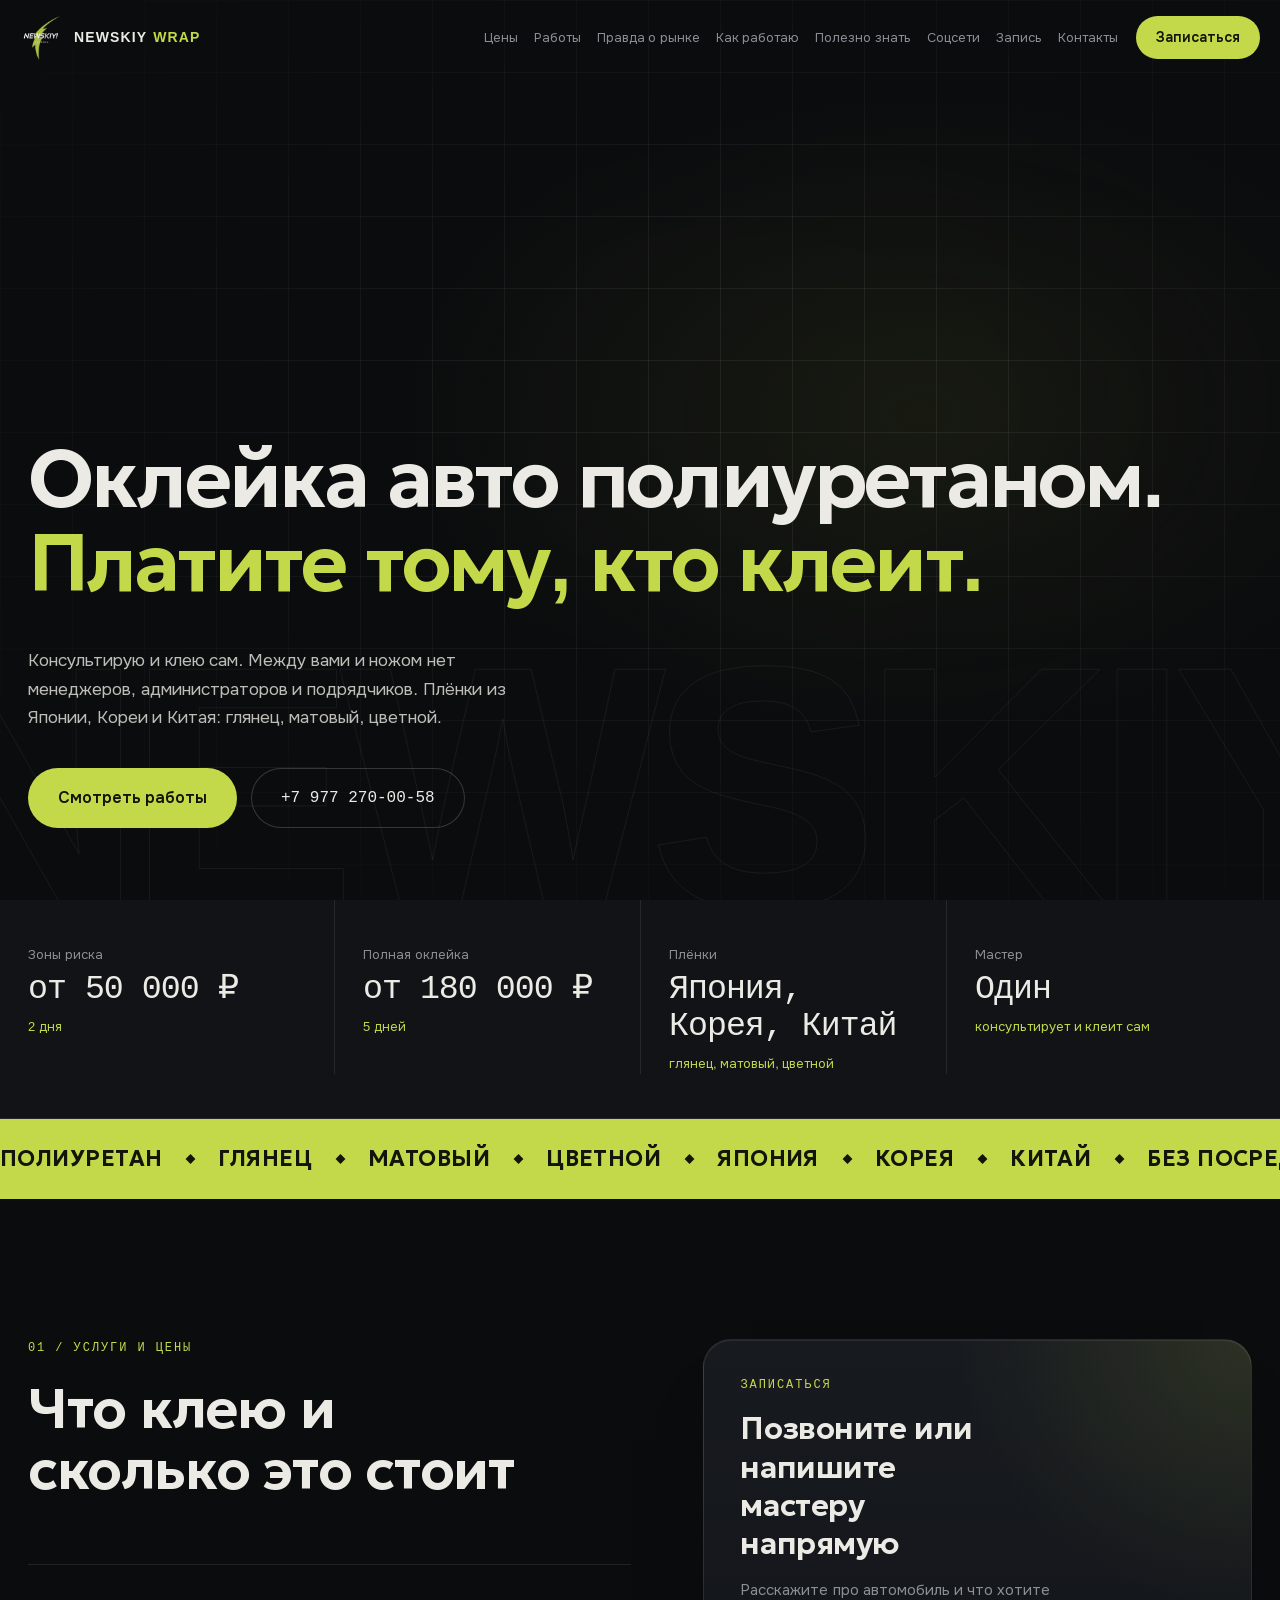
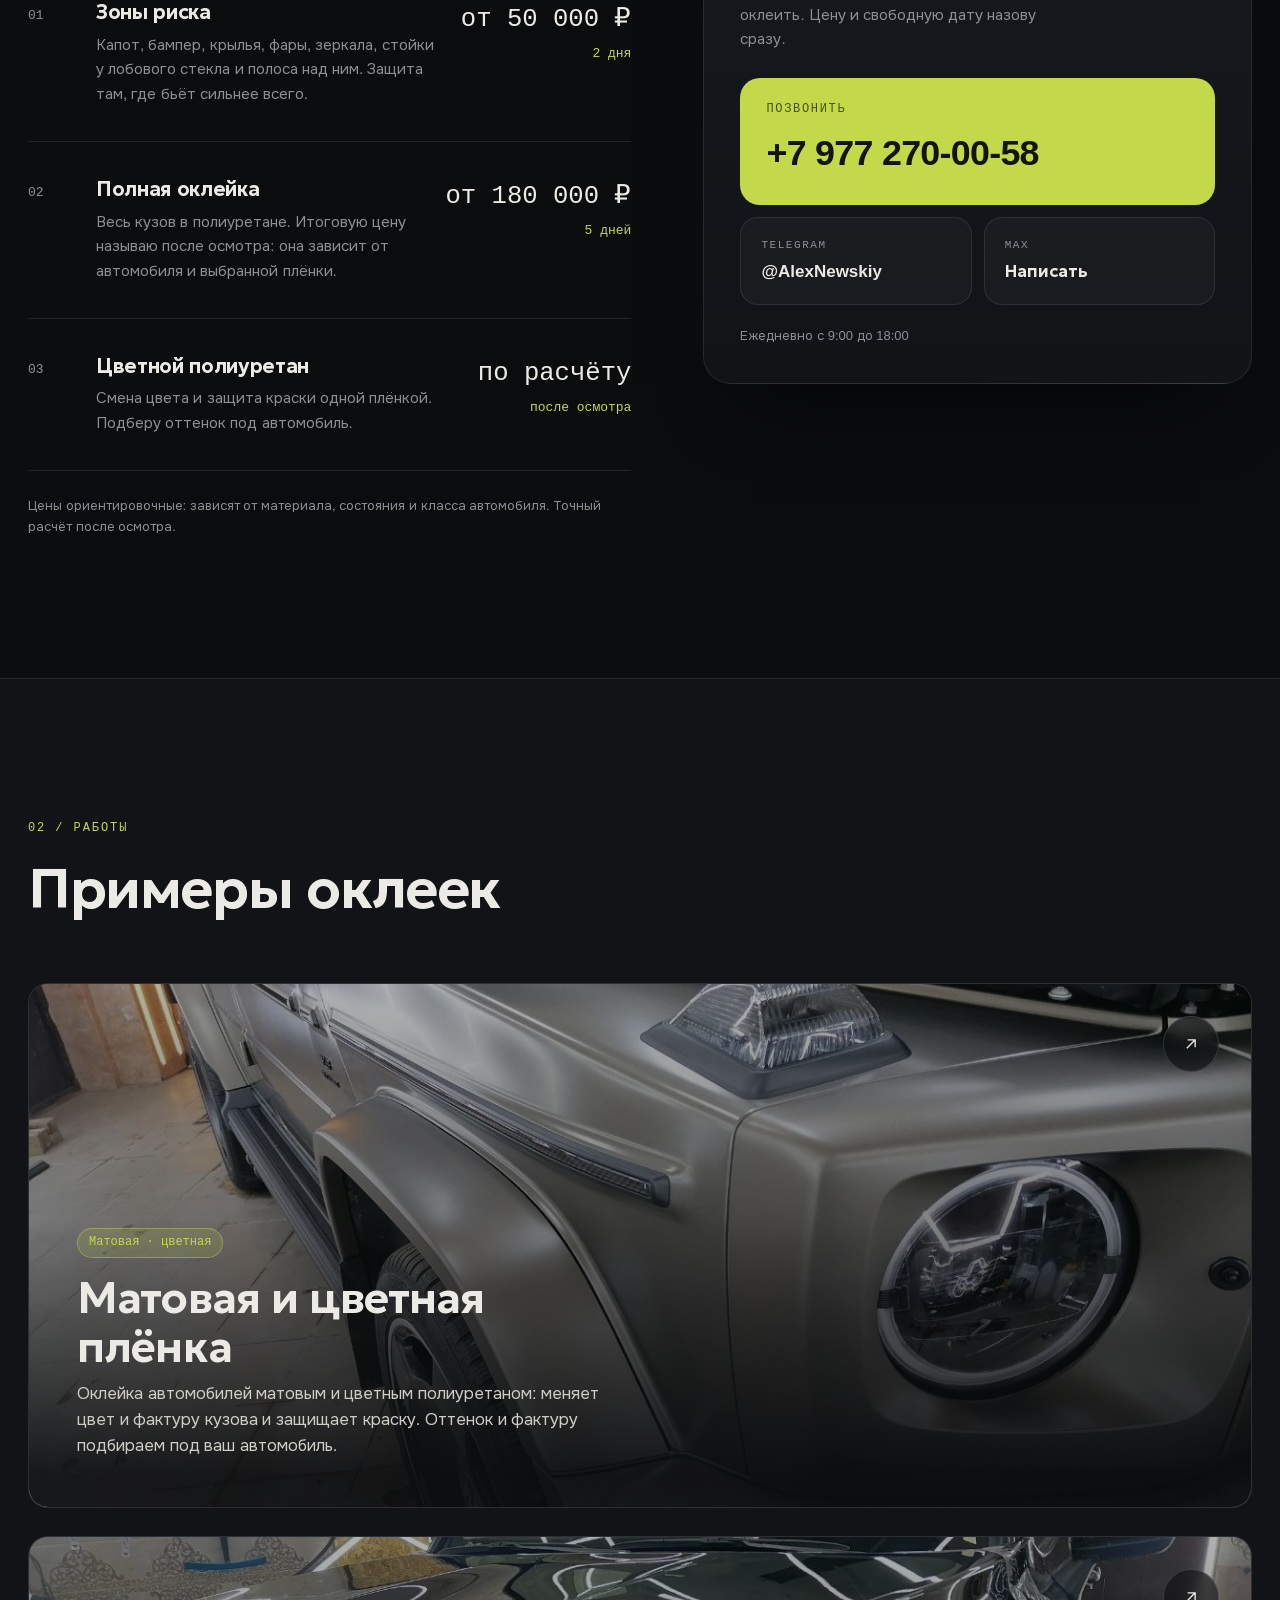
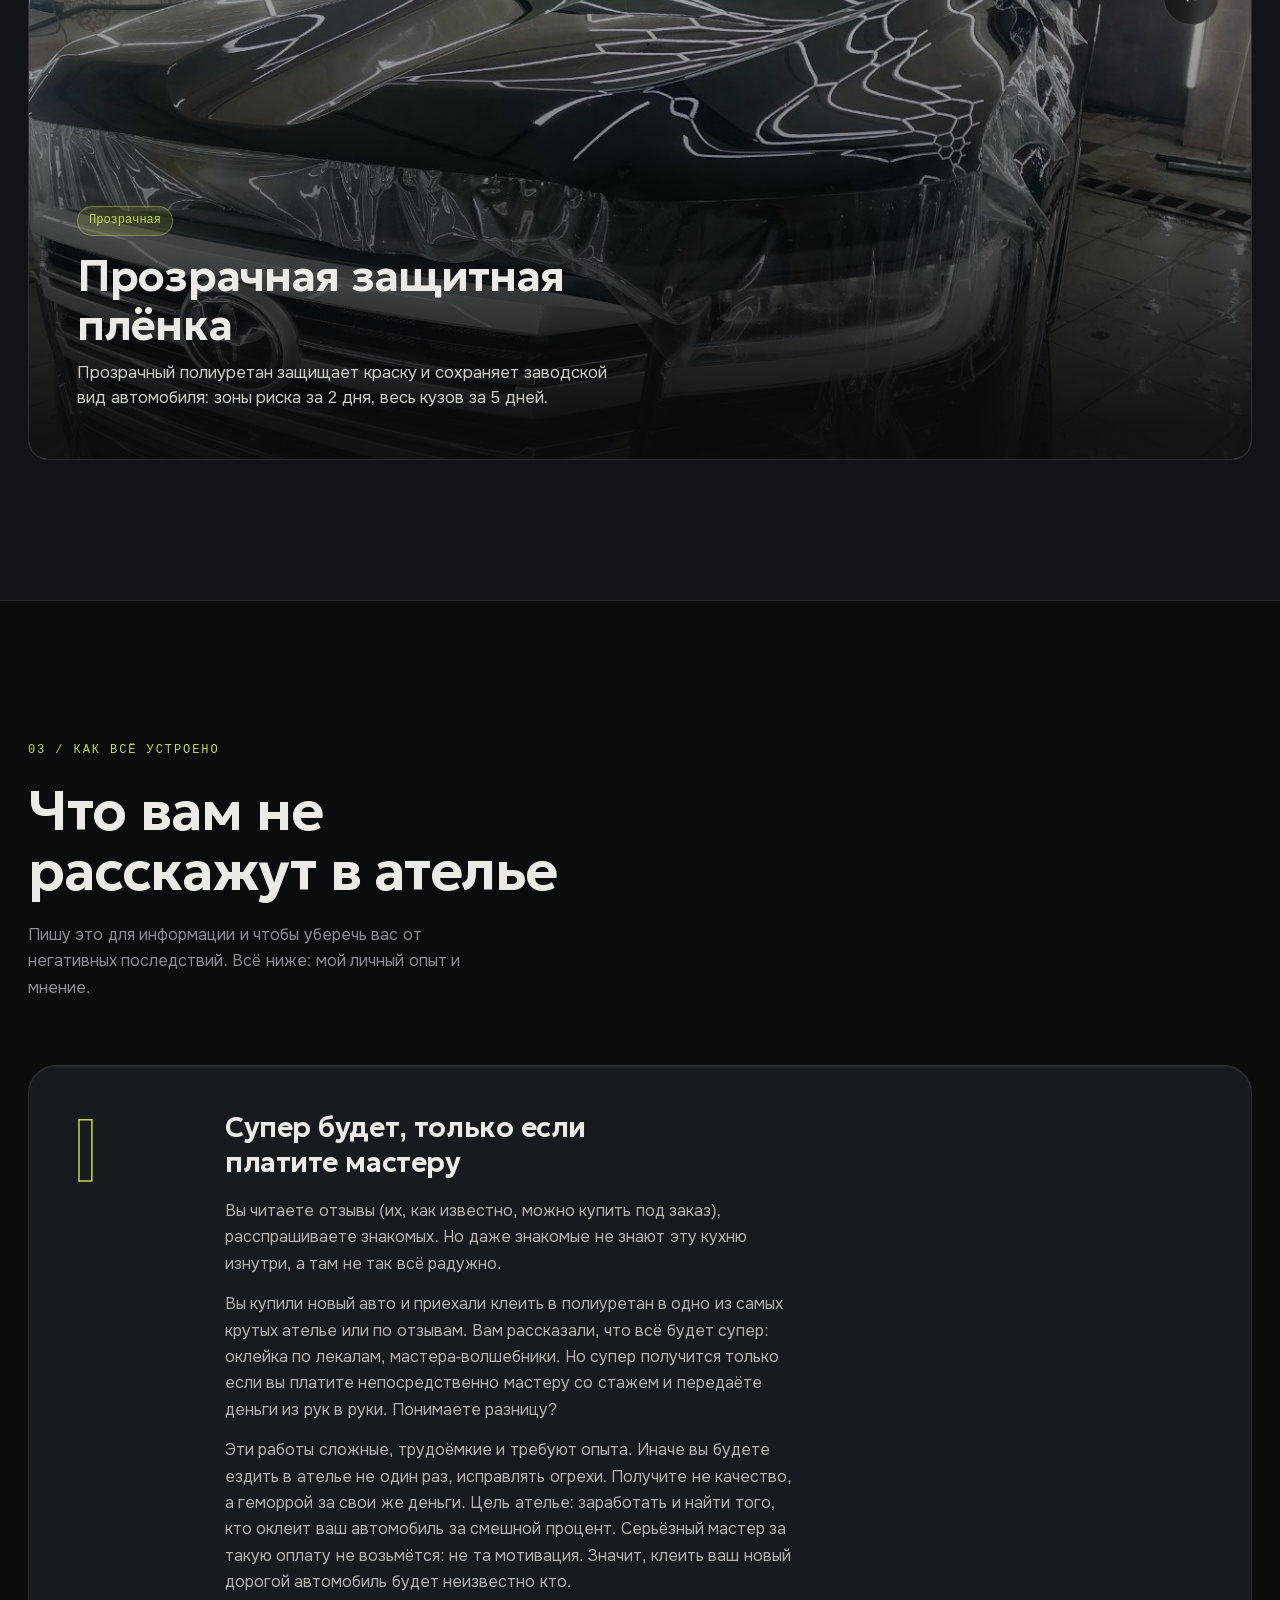
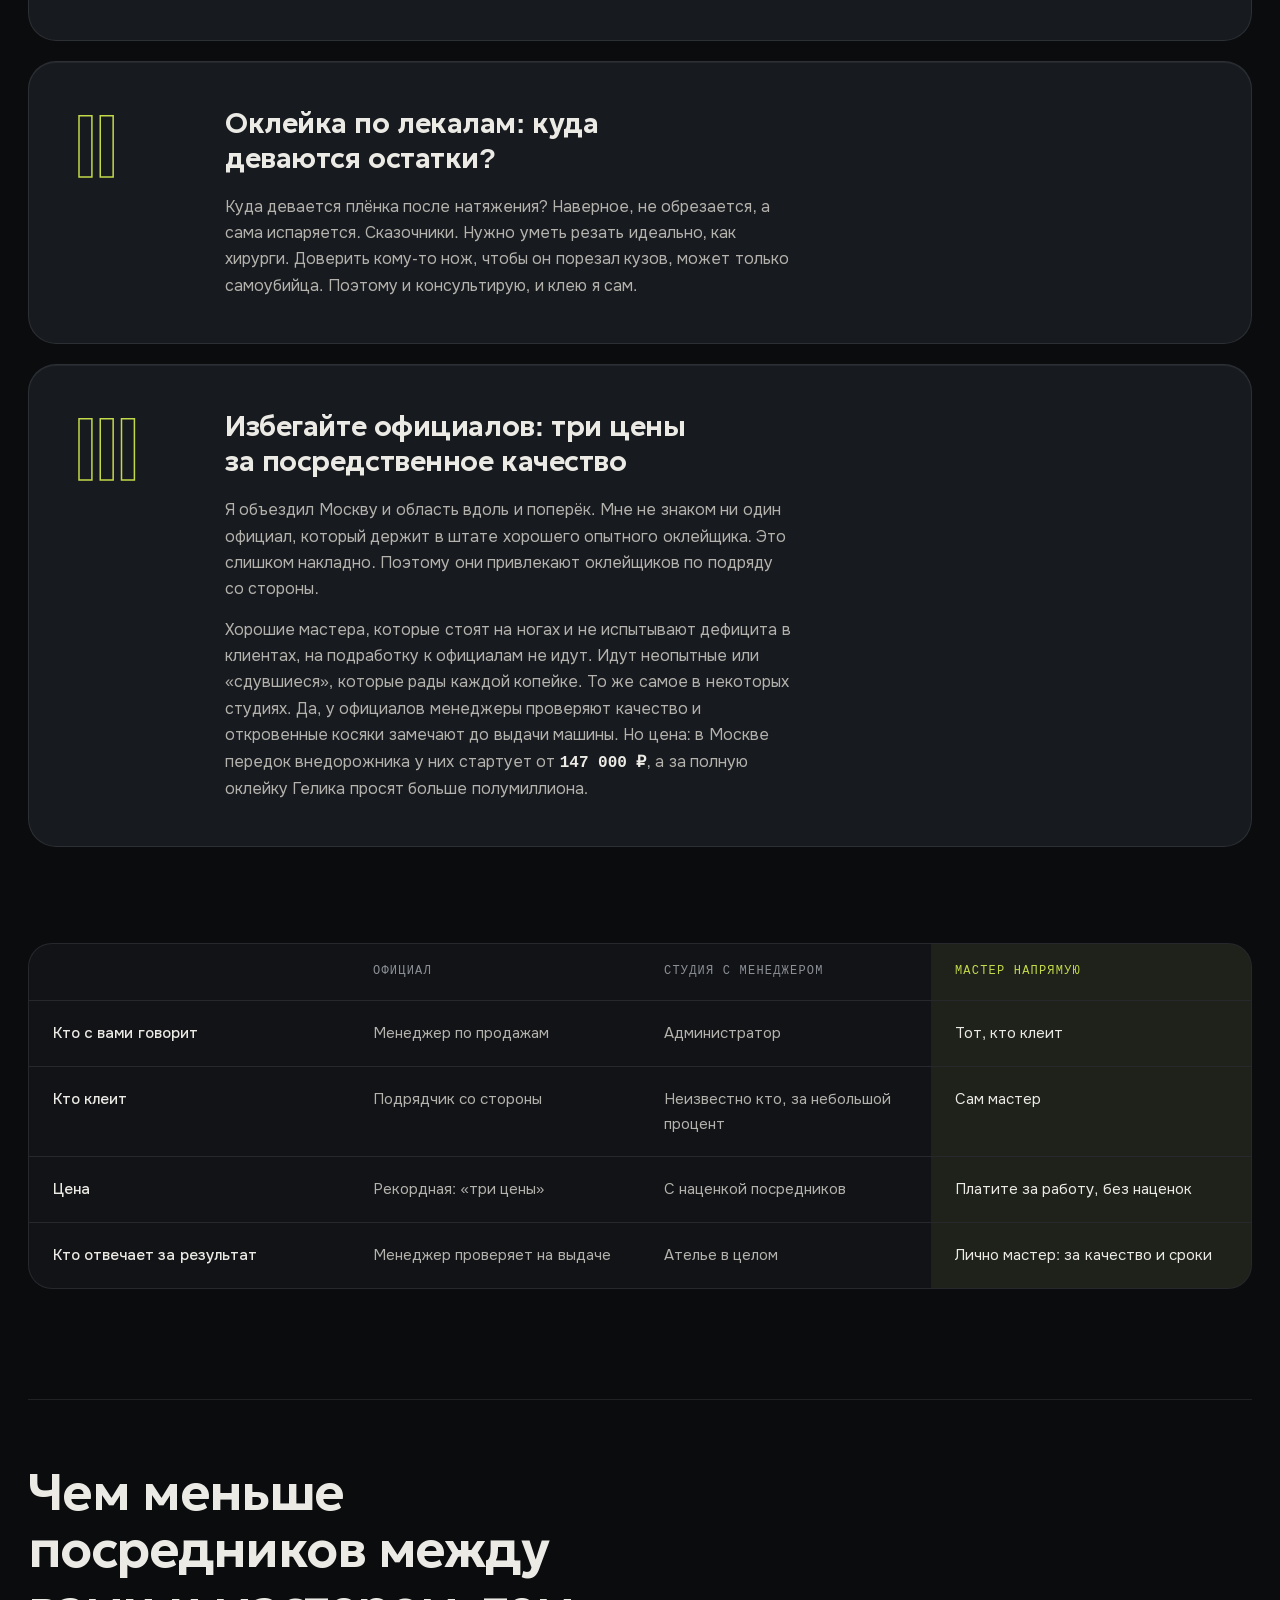
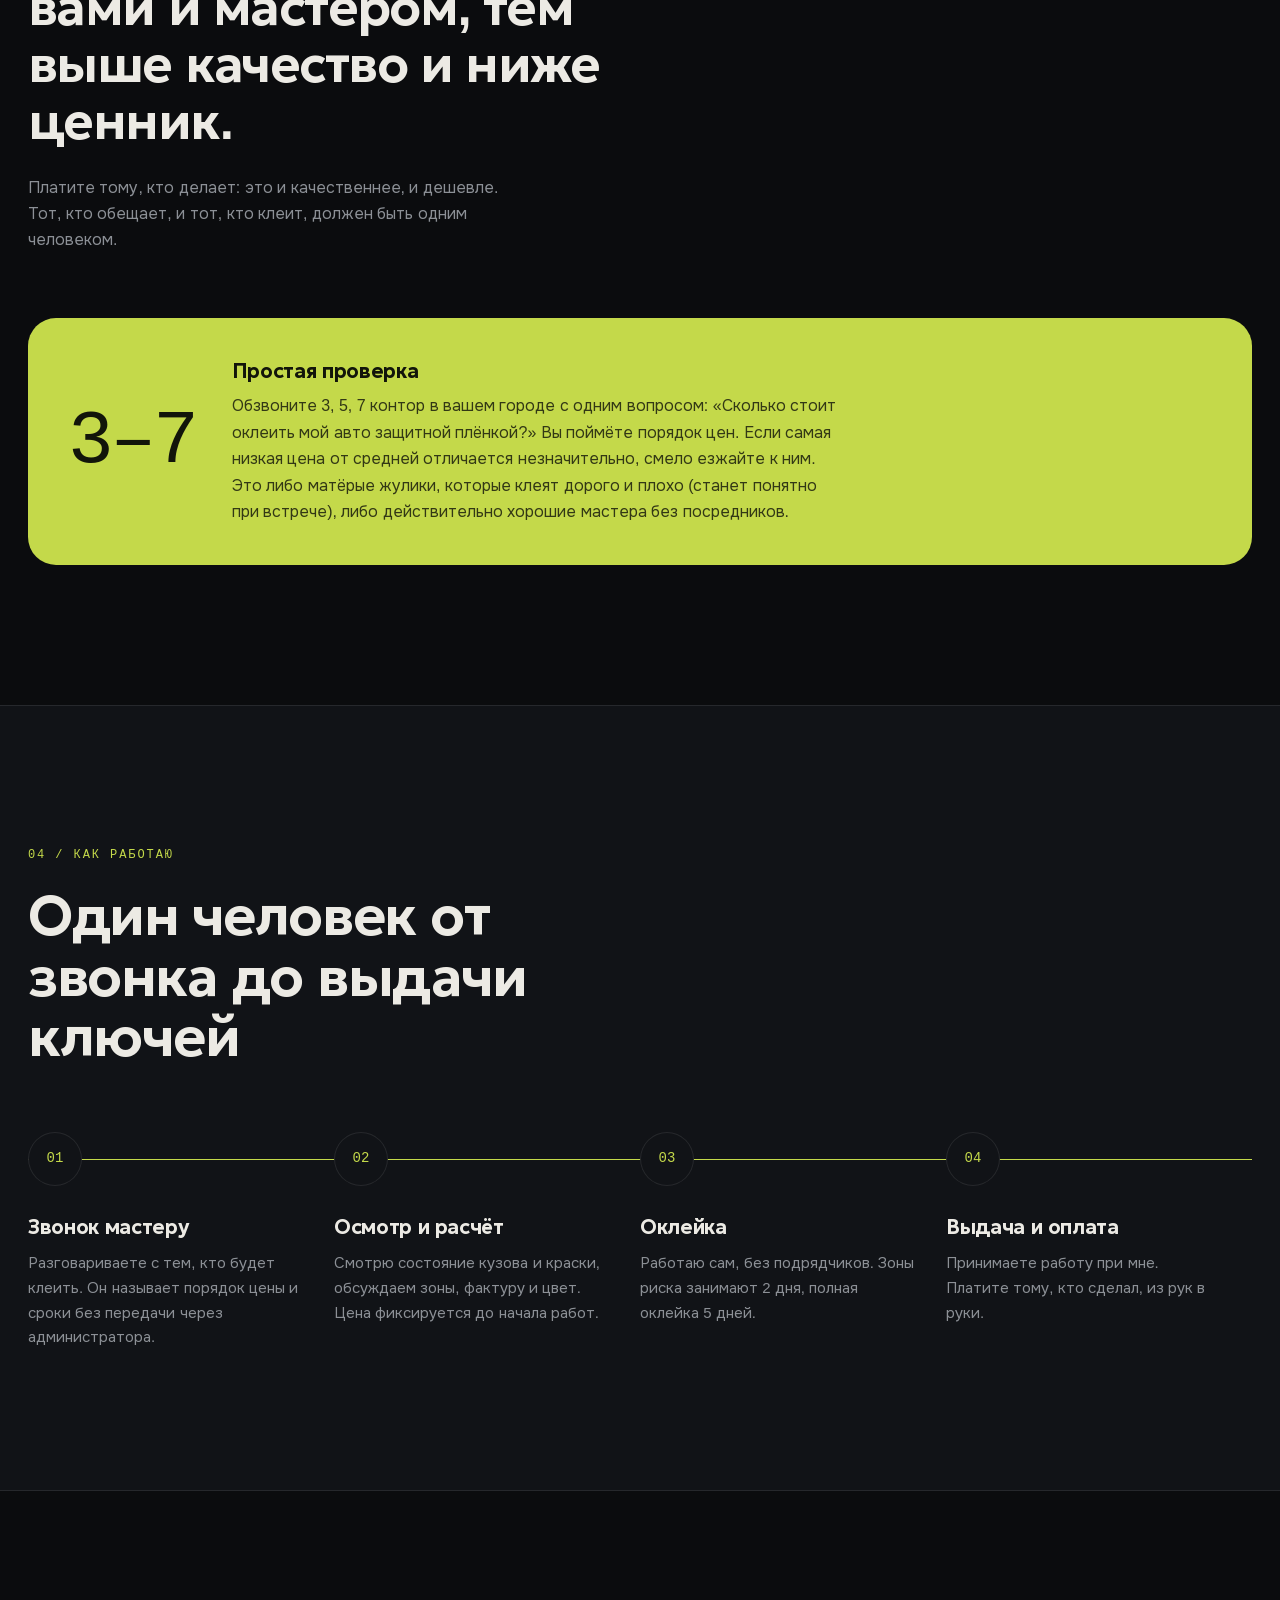
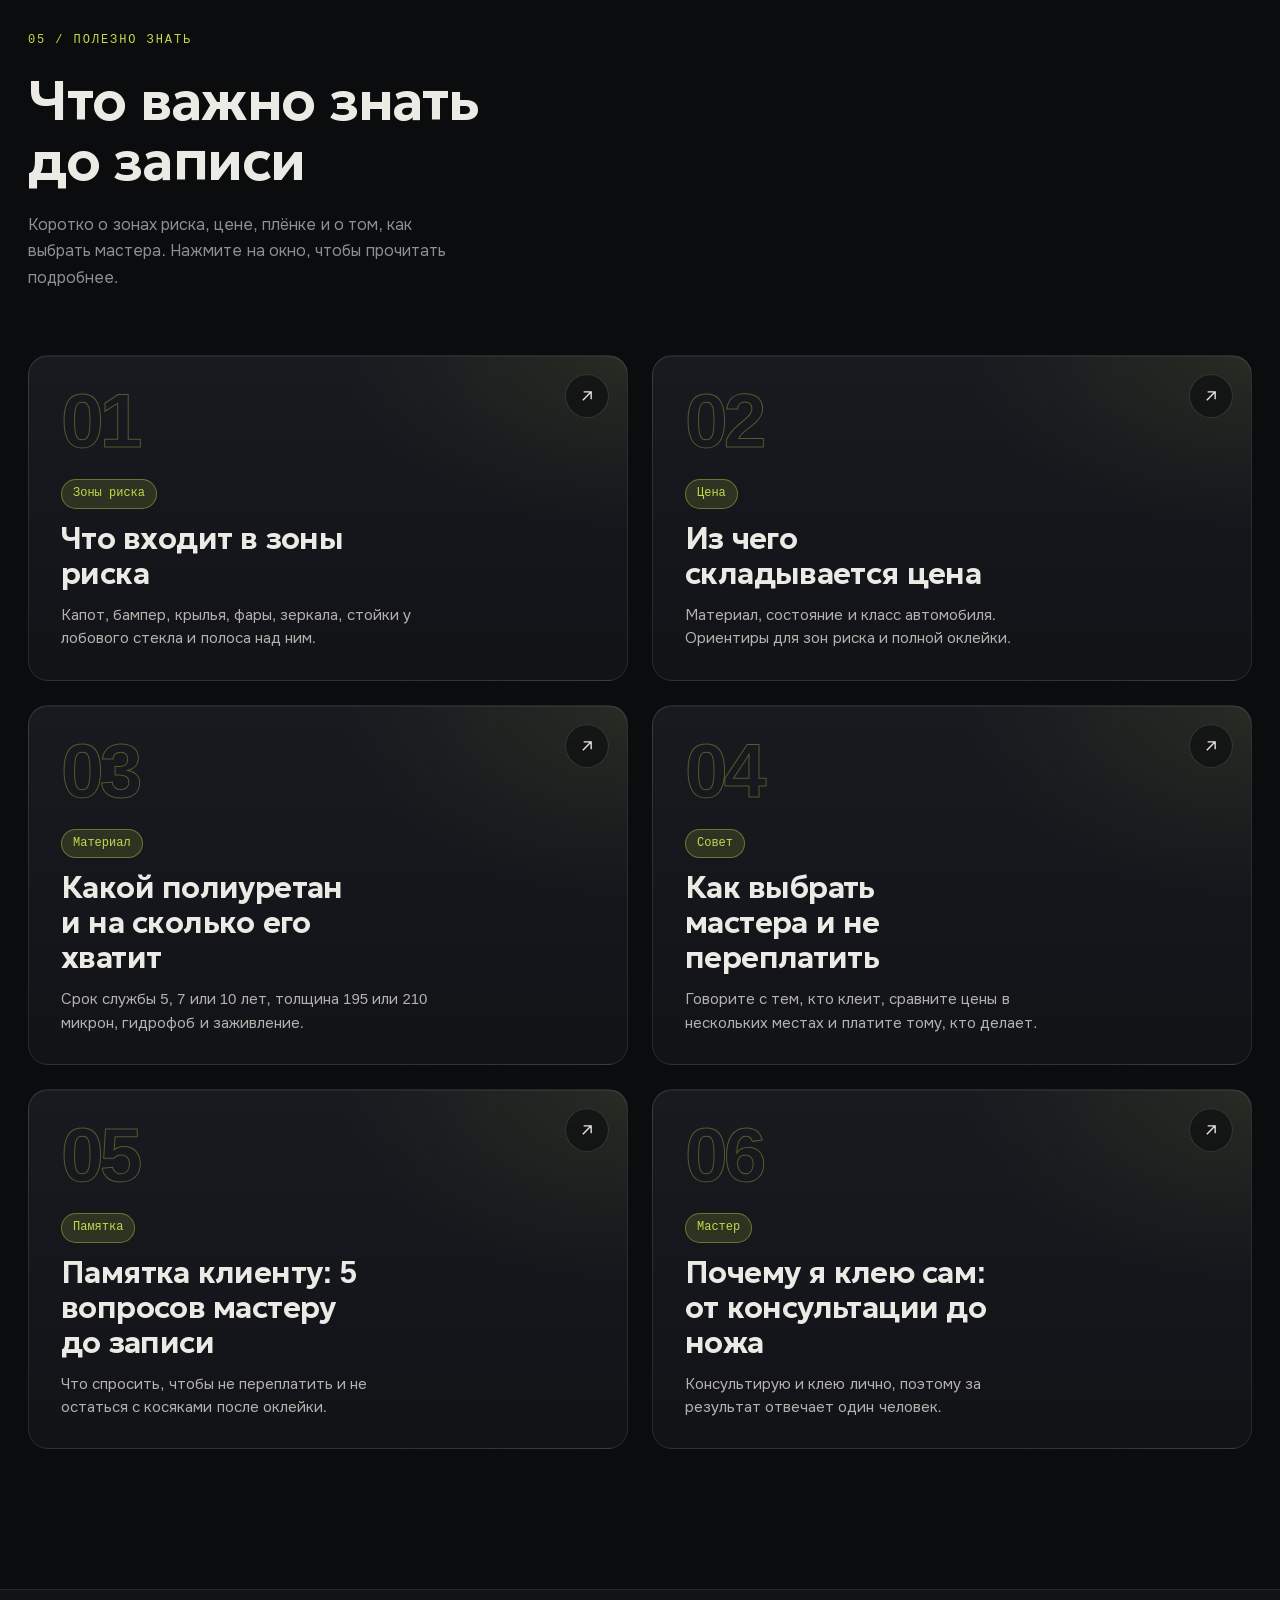
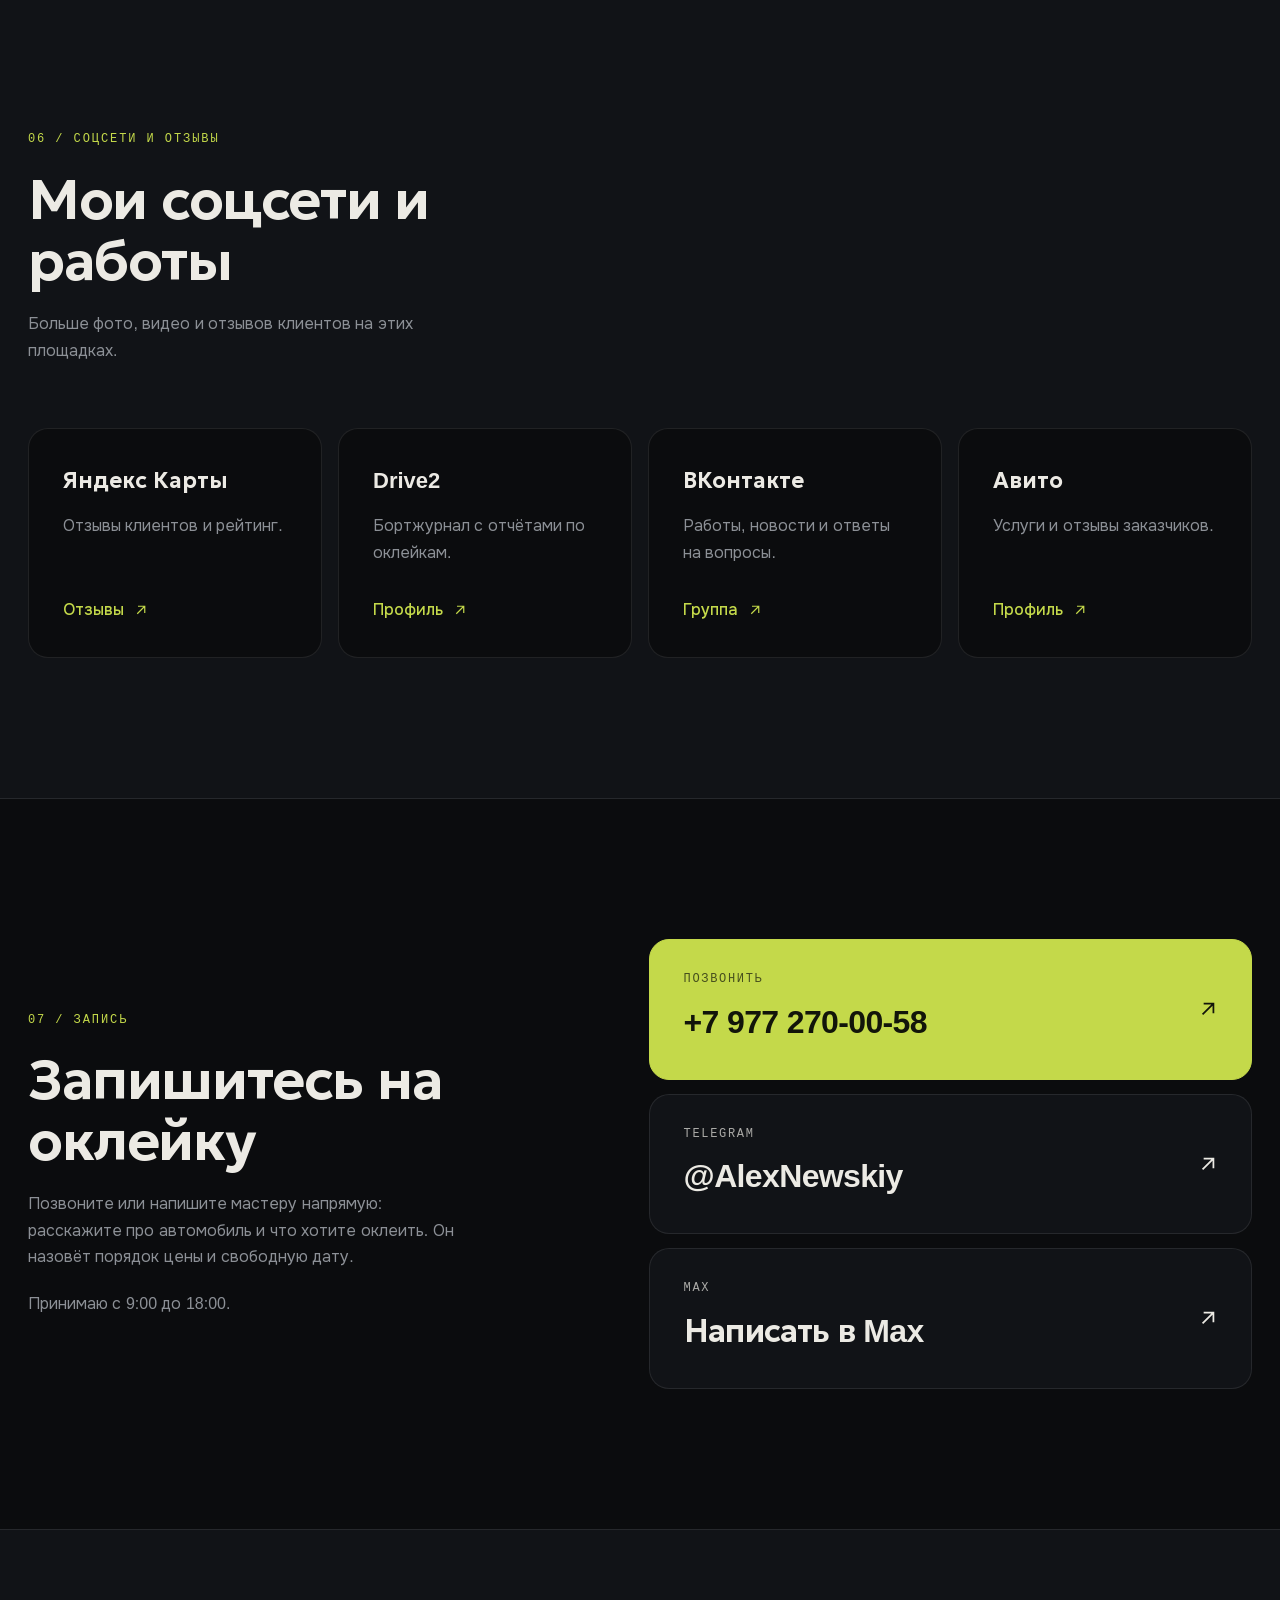
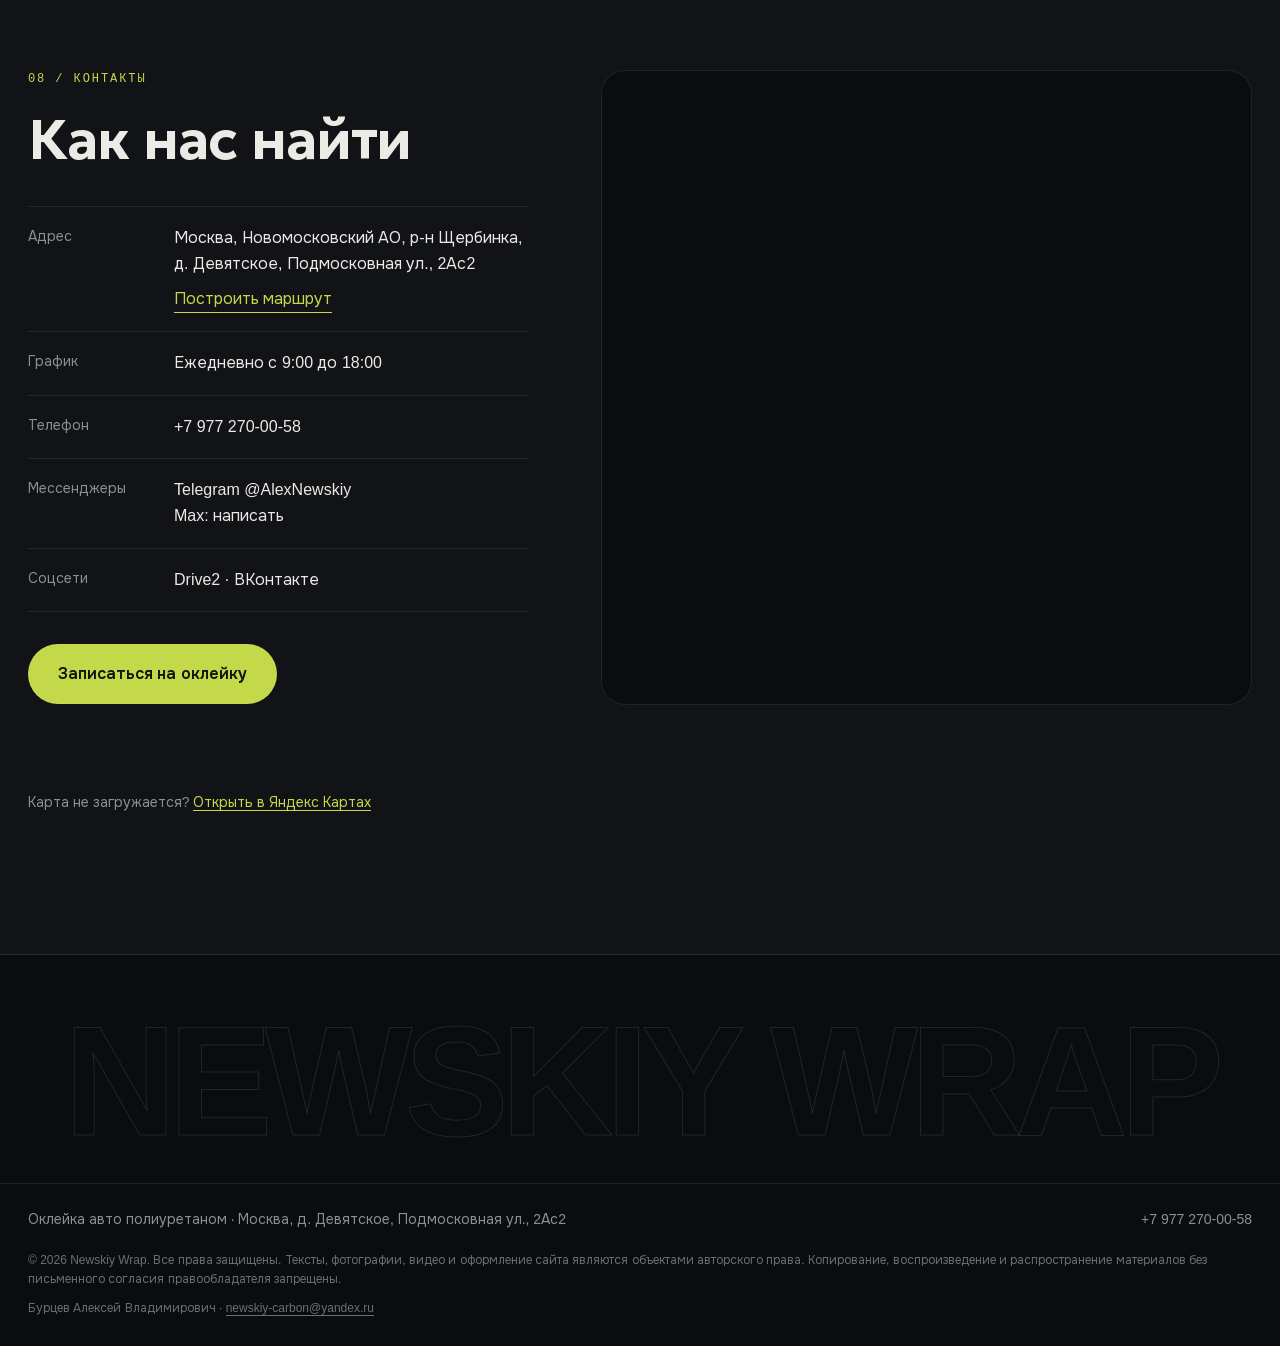
<file: index.src.html>
<!doctype html>
<html lang="ru">
<head>
<meta charset="utf-8">
<meta name="viewport" content="width=device-width, initial-scale=1">
<title>Newskiy Wrap — оклейка авто полиуретановой плёнкой в Москве</title>
<meta name="description" content="Оклейка автомобилей полиуретаном: матовый, глянец, цветной. Плёнки из Японии, Кореи и Китая. Консультирует и клеит один мастер, без посредников. Зоны риска от 50 000 ₽, полная оклейка от 180 000 ₽.">
<meta name="yandex-verification" content="7eb35eb6986047fe" />
<meta name="theme-color" content="#0b0c0e">
<link rel="preload" href="fonts/Geologica-300-cyrillic.woff2" as="font" type="font/woff2" crossorigin>
<link rel="preload" href="fonts/Onest-300-cyrillic.woff2" as="font" type="font/woff2" crossorigin>
<link rel="stylesheet" href="fonts.css?v=1">
<link rel="icon" href="favicon.ico" sizes="any">
<link rel="icon" type="image/png" href="favicon.png">
<link rel="apple-touch-icon" href="apple-touch-icon.png">
<meta property="og:type" content="website">
<meta property="og:locale" content="ru_RU">
<meta property="og:site_name" content="Newskiy Wrap">
<meta property="og:title" content="Newskiy Wrap — оклейка авто полиуретановой плёнкой в Москве">
<meta property="og:description" content="Матовая, глянцевая, цветная и прозрачная плёнка. Консультирует и клеит один мастер, без посредников. Зоны риска от 50 000 ₽.">
<meta property="og:url" content="https://newskiywrap.ru/">
<meta property="og:image" content="https://newskiywrap.ru/og.jpg">
<meta property="og:image:width" content="1200">
<meta property="og:image:height" content="630">
<meta name="twitter:card" content="summary_large_image">
<link rel="canonical" href="https://newskiywrap.ru/">
<link rel="stylesheet" href="style.css?v=97">
<script type="application/ld+json">
{
  "@context": "https://schema.org",
  "@type": "AutoBodyShop",
  "name": "Newskiy Wrap",
  "description": "Оклейка автомобилей полиуретановой плёнкой: матовая, глянцевая, цветная и прозрачная. Консультирует и клеит один мастер, без посредников.",
  "url": "https://newskiywrap.ru/",
  "image": "https://newskiywrap.ru/og.jpg",
  "logo": "https://newskiywrap.ru/logo.png",
  "telephone": "+7 977 270-00-58",
  "priceRange": "от 50 000 ₽",
  "address": {
    "@type": "PostalAddress",
    "addressCountry": "RU",
    "addressLocality": "Москва",
    "addressRegion": "Москва",
    "streetAddress": "деревня Девятское, Подмосковная улица, 2Ас2"
  },
  "geo": { "@type": "GeoCoordinates", "latitude": 55.4719124, "longitude": 37.5393756 },
  "openingHoursSpecification": [{
    "@type": "OpeningHoursSpecification",
    "dayOfWeek": ["Monday","Tuesday","Wednesday","Thursday","Friday","Saturday","Sunday"],
    "opens": "09:00",
    "closes": "18:00"
  }],
  "sameAs": [
    "https://t.me/AlexNewskiy",
    "https://www.drive2.ru/users/newskiy",
    "https://vk.ru/club53753313"
  ]
}
</script>
</head>
<body>

<header class="nav" id="nav">
  <a class="logo" href="#top" aria-label="Newskiy Wrap">
    <img class="logo-mark" src="logo.png" alt="" width="44" height="44">
    <span>NEWSKIY<em>WRAP</em></span>
  </a>
  <nav class="nav-links" id="navLinks">
    <a href="#prices">Цены</a>
    <a href="#works">Работы</a>
    <a href="#truth">Правда о рынке</a>
    <a href="#process">Как работаю</a>
    <a href="#info">Полезно знать</a>
    <a href="#reviews">Соцсети</a>
    <a href="#booking">Запись</a>
    <a href="#contacts">Контакты</a>
  </nav>
  <a class="btn btn-sm" href="#booking">Записаться</a>
  <button class="burger" id="burger" aria-label="Меню" aria-expanded="false"><span></span><span></span></button>
</header>

<main id="top">

<!-- HERO -->
<section class="hero" id="hero">
  <div class="hero-grid-bg" aria-hidden="true"></div>
  <div class="hero-word" aria-hidden="true">NEWSKIY</div>
  
  <div class="hero-inner wrap">
    <div class="hero-copy">
      <h1>Оклейка авто полиуретаном.<br><em>Платите тому, кто клеит.</em></h1>
      <p class="lead">Консультирую и клею сам. Между вами и ножом нет менеджеров, администраторов и подрядчиков. Плёнки из Японии, Кореи и Китая: глянец, матовый, цветной.</p>
      <div class="hero-cta">
        <a class="btn" href="#works">Смотреть работы</a>
        <a class="btn btn-ghost" href="tel:+79772700058">+7 977 270-00-58</a>
      </div>
    </div>
  </div>
</section>

<section class="hero-strip" aria-label="Коротко об услугах">
  <dl class="hero-stats wrap">
    <div><dt>Зоны риска</dt><dd>от 50 000 ₽</dd><small>2 дня</small></div>
    <div><dt>Полная оклейка</dt><dd>от 180 000 ₽</dd><small>5 дней</small></div>
    <div><dt>Плёнки</dt><dd>Япония, Корея, Китай</dd><small>глянец, матовый, цветной</small></div>
    <div><dt>Мастер</dt><dd>Один</dd><small>консультирует и клеит сам</small></div>
  </dl>
</section>

<div class="marquee" aria-hidden="true">
  <div class="marquee-track">
    <span>Полиуретан</span><span>Глянец</span><span>Матовый</span><span>Цветной</span><span>Япония</span><span>Корея</span><span>Китай</span><span>Без посредников</span>
    <span>Полиуретан</span><span>Глянец</span><span>Матовый</span><span>Цветной</span><span>Япония</span><span>Корея</span><span>Китай</span><span>Без посредников</span>
  </div>
</div>

<!-- PRICES -->
<section class="section" id="prices">
  <div class="wrap grid-prices">
    <div>
      <div class="head reveal">
        <p class="label">01 / Услуги и цены</p>
        <h2>Что клею и сколько это стоит</h2>
      </div>
      <ul class="price-list" id="priceList">
        <li class="price-row reveal" data-mode="risk">
          <span class="pr-idx">01</span>
          <div class="pr-main">
            <h3>Зоны риска</h3>
            <p>Капот, бампер, крылья, фары, зеркала, стойки у лобового стекла и полоса над ним. Защита там, где бьёт сильнее всего.</p>
          </div>
          <div class="pr-meta"><span class="pr-cost">от 50 000 ₽</span><span class="pr-time">2 дня</span></div>
        </li>
        <li class="price-row reveal" data-mode="full">
          <span class="pr-idx">02</span>
          <div class="pr-main">
            <h3>Полная оклейка</h3>
            <p>Весь кузов в полиуретане. Итоговую цену называю после осмотра: она зависит от автомобиля и выбранной плёнки.</p>
          </div>
          <div class="pr-meta"><span class="pr-cost">от 180 000 ₽</span><span class="pr-time">5 дней</span></div>
        </li>
        <li class="price-row reveal" data-mode="color">
          <span class="pr-idx">03</span>
          <div class="pr-main">
            <h3>Цветной полиуретан</h3>
            <p>Смена цвета и защита краски одной плёнкой. Подберу оттенок под автомобиль.</p>
          </div>
          <div class="pr-meta"><span class="pr-cost">по расчёту</span><span class="pr-time">после осмотра</span></div>
        </li>
      </ul>
      <p class="fine reveal">Цены ориентировочные: зависят от материала, состояния и класса автомобиля. Точный расчёт после осмотра.</p>
    </div>

    <div class="diag-sticky reveal">
      <div class="book-card">
        <p class="bc-label">Записаться</p>
        <h3>Позвоните или напишите мастеру напрямую</h3>
        <p class="bc-note">Расскажите про автомобиль и что хотите оклеить. Цену и свободную дату назову сразу.</p>
        <a class="bc-phone" href="tel:+79772700058">
          <span>Позвонить</span>
          <b>+7 977 270-00-58</b>
        </a>
        <div class="bc-links">
          <a href="https://t.me/AlexNewskiy" target="_blank" rel="noopener"><span>Telegram</span><b>@AlexNewskiy</b></a>
          <a href="https://max.ru/u/f9LHodD0cOKzmCOb7GUmA6AZXnyaJ79vmyBypSee1Kye7gQ1N4GQxfeC9OI" target="_blank" rel="noopener"><span>Max</span><b>Написать</b></a>
        </div>
        <p class="bc-hours">Ежедневно с 9:00 до 18:00</p>
      </div>
    </div>
  </div>
</section>

<!-- WORKS -->
<section class="section section-dark" id="works">
  <div class="wrap">
    <div class="head head-row reveal">
      <div>
        <p class="label">02 / Работы</p>
        <h2>Примеры оклеек</h2>
      </div>
    </div>
    <div class="works" id="works-grid" aria-live="polite"></div>
  </div>
</section>

<!-- TRUTH -->
<section class="section" id="truth">
  <div class="wrap">
    <div class="head reveal">
      <p class="label">03 / Как всё устроено</p>
      <h2>Что вам не расскажут в ателье</h2>
      <p class="note">Пишу это для информации и чтобы уберечь вас от негативных последствий. Всё ниже: мой личный опыт и мнение.</p>
    </div>

    <div class="stack">
      <article class="stack-card reveal">
        <span class="big-num">I</span>
        <div>
          <h3>Супер будет, только если платите мастеру</h3>
          <p>Вы читаете отзывы (их, как известно, можно купить под заказ), расспрашиваете знакомых. Но даже знакомые не знают эту кухню изнутри, а там не так всё радужно.</p>
          <p>Вы купили новый авто и приехали клеить в полиуретан в одно из самых крутых ателье или по отзывам. Вам рассказали, что всё будет супер: оклейка по лекалам, мастера-волшебники. Но супер получится только если вы платите непосредственно мастеру со стажем и передаёте деньги из рук в руки. Понимаете разницу?</p>
          <p>Эти работы сложные, трудоёмкие и требуют опыта. Иначе вы будете ездить в ателье не один раз, исправлять огрехи. Получите не качество, а геморрой за свои же деньги. Цель ателье: заработать и найти того, кто оклеит ваш автомобиль за смешной процент. Серьёзный мастер за такую оплату не возьмётся: не та мотивация. Значит, клеить ваш новый дорогой автомобиль будет неизвестно кто.</p>
        </div>
      </article>

      <article class="stack-card reveal">
        <span class="big-num">II</span>
        <div>
          <h3>Оклейка по лекалам: куда деваются остатки?</h3>
          <p>Куда девается плёнка после натяжения? Наверное, не обрезается, а сама испаряется. Сказочники. Нужно уметь резать идеально, как хирурги. Доверить кому-то нож, чтобы он порезал кузов, может только самоубийца. Поэтому и консультирую, и клею я сам.</p>
        </div>
      </article>

      <article class="stack-card reveal">
        <span class="big-num">III</span>
        <div>
          <h3>Избегайте официалов: три цены за посредственное качество</h3>
          <p>Я объездил Москву и область вдоль и поперёк. Мне не знаком ни один официал, который держит в штате хорошего опытного оклейщика. Это слишком накладно. Поэтому они привлекают оклейщиков по подряду со стороны.</p>
          <p>Хорошие мастера, которые стоят на ногах и не испытывают дефицита в клиентах, на подработку к официалам не идут. Идут неопытные или «сдувшиеся», которые рады каждой копейке. То же самое в некоторых студиях. Да, у официалов менеджеры проверяют качество и откровенные косяки замечают до выдачи машины. Но цена: в Москве передок внедорожника у них стартует от <b class="mono">147 000 ₽</b>, а за полную оклейку Гелика просят больше полумиллиона.</p>
        </div>
      </article>
    </div>

    <div class="compare reveal" role="table" aria-label="Сравнение вариантов оклейки (по опыту мастера)">
      <div class="cmp-row cmp-head" role="row">
        <span role="columnheader"></span>
        <span role="columnheader">Официал</span>
        <span role="columnheader">Студия с менеджером</span>
        <span role="columnheader" class="cmp-us">Мастер напрямую</span>
      </div>
      <div class="cmp-row" role="row">
        <span class="cmp-q" role="rowheader">Кто с вами говорит</span>
        <span data-col="Официал" role="cell">Менеджер по продажам</span>
        <span data-col="Студия" role="cell">Администратор</span>
        <span data-col="Мастер" class="cmp-us" role="cell">Тот, кто клеит</span>
      </div>
      <div class="cmp-row" role="row">
        <span class="cmp-q" role="rowheader">Кто клеит</span>
        <span data-col="Официал" role="cell">Подрядчик со стороны</span>
        <span data-col="Студия" role="cell">Неизвестно кто, за небольшой процент</span>
        <span data-col="Мастер" class="cmp-us" role="cell">Сам мастер</span>
      </div>
      <div class="cmp-row" role="row">
        <span class="cmp-q" role="rowheader">Цена</span>
        <span data-col="Официал" role="cell">Рекордная: «три цены»</span>
        <span data-col="Студия" role="cell">С наценкой посредников</span>
        <span data-col="Мастер" class="cmp-us" role="cell">Платите за работу, без наценок</span>
      </div>
      <div class="cmp-row" role="row">
        <span class="cmp-q" role="rowheader">Кто отвечает за результат</span>
        <span data-col="Официал" role="cell">Менеджер проверяет на выдаче</span>
        <span data-col="Студия" role="cell">Ателье в целом</span>
        <span data-col="Мастер" class="cmp-us" role="cell">Лично мастер: за качество и сроки</span>
      </div>
    </div>

    <blockquote class="verdict reveal">
      <p>Чем меньше посредников между вами и мастером, тем выше качество и ниже ценник.</p>
      <footer>Платите тому, кто делает: это и качественнее, и дешевле. Тот, кто обещает, и тот, кто клеит, должен быть одним человеком.</footer>
    </blockquote>

    <div class="tip reveal">
      <span class="tip-n mono">3–7</span>
      <div>
        <h3>Простая проверка</h3>
        <p>Обзвоните 3, 5, 7 контор в вашем городе с одним вопросом: «Сколько стоит оклеить мой авто защитной плёнкой?» Вы поймёте порядок цен. Если самая низкая цена от средней отличается незначительно, смело езжайте к ним. Это либо матёрые жулики, которые клеят дорого и плохо (станет понятно при встрече), либо действительно хорошие мастера без посредников.</p>
      </div>
    </div>
  </div>
</section>

<!-- PROCESS -->
<section class="section section-dark" id="process">
  <div class="wrap">
    <div class="head reveal">
      <p class="label">04 / Как работаю</p>
      <h2>Один человек от звонка до выдачи ключей</h2>
    </div>
    <ol class="steps" id="steps">
      <li class="reveal"><span class="s-num">01</span><h3>Звонок мастеру</h3><p>Разговариваете с тем, кто будет клеить. Он называет порядок цены и сроки без передачи через администратора.</p></li>
      <li class="reveal"><span class="s-num">02</span><h3>Осмотр и расчёт</h3><p>Смотрю состояние кузова и краски, обсуждаем зоны, фактуру и цвет. Цена фиксируется до начала работ.</p></li>
      <li class="reveal"><span class="s-num">03</span><h3>Оклейка</h3><p>Работаю сам, без подрядчиков. Зоны риска занимают 2 дня, полная оклейка 5 дней.</p></li>
      <li class="reveal"><span class="s-num">04</span><h3>Выдача и оплата</h3><p>Принимаете работу при мне. Платите тому, кто сделал, из рук в руки.</p></li>
    </ol>
  </div>
</section>

<!-- INFO -->
<section class="section" id="info">
  <div class="wrap">
    <div class="head reveal">
      <p class="label">05 / Полезно знать</p>
      <h2>Что важно знать до записи</h2>
      <p class="note">Коротко о зонах риска, цене, плёнке и о том, как выбрать мастера. Нажмите на окно, чтобы прочитать подробнее.</p>
    </div>
    <div class="info-grid" id="info-grid"></div>
  </div>
</section>

<!-- REVIEWS -->
<section class="section section-dark" id="reviews">
  <div class="wrap">
    <div class="head reveal">
      <p class="label">06 / Соцсети и отзывы</p>
      <h2>Мои соцсети и работы</h2>
      <p class="note">Больше фото, видео и отзывов клиентов на этих площадках.</p>
    </div>
    <div class="reviews-grid">
      <a class="review-src reveal" href="https://yandex.ru/maps/org/227361083026/reviews/" target="_blank" rel="noopener">
        <span class="src-name">Яндекс Карты</span>
        <p>Отзывы клиентов и рейтинг.</p>
        <span class="src-go">Отзывы <svg width="18" height="18" viewBox="0 0 24 24" fill="none" stroke="currentColor" stroke-width="1.6"><path d="M7 17 17 7M8 7h9v9"/></svg></span>
      </a>
      <a class="review-src reveal" href="https://www.drive2.ru/users/newskiy" target="_blank" rel="noopener">
        <span class="src-name">Drive2</span>
        <p>Бортжурнал с отчётами по оклейкам.</p>
        <span class="src-go">Профиль <svg width="18" height="18" viewBox="0 0 24 24" fill="none" stroke="currentColor" stroke-width="1.6"><path d="M7 17 17 7M8 7h9v9"/></svg></span>
      </a>
      <a class="review-src reveal" href="https://vk.ru/club53753313" target="_blank" rel="noopener">
        <span class="src-name">ВКонтакте</span>
        <p>Работы, новости и ответы на вопросы.</p>
        <span class="src-go">Группа <svg width="18" height="18" viewBox="0 0 24 24" fill="none" stroke="currentColor" stroke-width="1.6"><path d="M7 17 17 7M8 7h9v9"/></svg></span>
      </a>
      <a class="review-src reveal" href="https://www.avito.ru/brands/i365973119/all/predlozheniya_uslug" target="_blank" rel="noopener">
        <span class="src-name">Авито</span>
        <p>Услуги и отзывы заказчиков.</p>
        <span class="src-go">Профиль <svg width="18" height="18" viewBox="0 0 24 24" fill="none" stroke="currentColor" stroke-width="1.6"><path d="M7 17 17 7M8 7h9v9"/></svg></span>
      </a>
    </div>
  </div>
</section>

<!-- BOOKING -->
<section class="section booking" id="booking">
  <div class="wrap grid-booking">
    <div class="reveal">
      <p class="label">07 / Запись</p>
      <h2>Запишитесь на оклейку</h2>
      <p class="body">Позвоните или напишите мастеру напрямую: расскажите про автомобиль и что хотите оклеить. Он назовёт порядок цены и свободную дату.</p>
      <p class="body">Принимаю с 9:00 до 18:00.</p>
    </div>
    <div class="channels reveal">
      <a href="tel:+79772700058" class="channel channel-main">
        <span class="ch-label">Позвонить</span>
        <b>+7 977 270-00-58</b>
        <svg width="26" height="26" viewBox="0 0 24 24" fill="none" stroke="currentColor" stroke-width="1.6"><path d="M7 17 17 7M8 7h9v9"/></svg>
      </a>
      <a href="https://t.me/AlexNewskiy" target="_blank" rel="noopener" class="channel">
        <span class="ch-label">Telegram</span>
        <b>@AlexNewskiy</b>
        <svg width="26" height="26" viewBox="0 0 24 24" fill="none" stroke="currentColor" stroke-width="1.6"><path d="M7 17 17 7M8 7h9v9"/></svg>
      </a>
      <a href="https://max.ru/u/f9LHodD0cOKzmCOb7GUmA6AZXnyaJ79vmyBypSee1Kye7gQ1N4GQxfeC9OI" target="_blank" rel="noopener" class="channel">
        <span class="ch-label">Max</span>
        <b>Написать в Max</b>
        <svg width="26" height="26" viewBox="0 0 24 24" fill="none" stroke="currentColor" stroke-width="1.6"><path d="M7 17 17 7M8 7h9v9"/></svg>
      </a>
    </div>
  </div>
</section>

<!-- CONTACTS -->
<section class="section section-dark" id="contacts">
  <div class="wrap grid-contacts">
    <div class="reveal">
      <p class="label">08 / Контакты</p>
      <h2>Как нас найти</h2>
      <dl class="contact-list">
        <div><dt>Адрес</dt><dd>Москва, Новомосковский АО, р-н Щербинка,<br>д. Девятское, Подмосковная ул., 2Ас2<br><a class="route" href="https://yandex.ru/maps/?rtext=~55.4719124%2C37.5393756&rtt=auto&z=17" target="_blank" rel="noopener">Построить маршрут</a></dd></div>
        <div><dt>График</dt><dd>Ежедневно с 9:00 до 18:00</dd></div>
        <div><dt>Телефон</dt><dd><a href="tel:+79772700058">+7 977 270-00-58</a></dd></div>
        <div><dt>Мессенджеры</dt><dd><a href="https://t.me/AlexNewskiy" target="_blank" rel="noopener">Telegram @AlexNewskiy</a><br><a href="https://max.ru/u/f9LHodD0cOKzmCOb7GUmA6AZXnyaJ79vmyBypSee1Kye7gQ1N4GQxfeC9OI" target="_blank" rel="noopener">Max: написать</a></dd></div>
        <div><dt>Соцсети</dt><dd><a href="https://www.drive2.ru/users/newskiy" target="_blank" rel="noopener">Drive2</a> · <a href="https://vk.ru/club53753313" target="_blank" rel="noopener">ВКонтакте</a></dd></div>
      </dl>
      <a class="btn contacts-cta" href="#booking">Записаться на оклейку</a>
    </div>
    <div class="map reveal" id="map">
      <iframe src="https://yandex.ru/map-widget/v1/?text=%D0%9C%D0%BE%D1%81%D0%BA%D0%B2%D0%B0%2C%20%D0%9D%D0%BE%D0%B2%D0%BE%D0%BC%D0%BE%D1%81%D0%BA%D0%BE%D0%B2%D1%81%D0%BA%D0%B8%D0%B9%20%D0%B0%D0%B4%D0%BC%D0%B8%D0%BD%D0%B8%D1%81%D1%82%D1%80%D0%B0%D1%82%D0%B8%D0%B2%D0%BD%D1%8B%D0%B9%20%D0%BE%D0%BA%D1%80%D1%83%D0%B3%2C%20%D0%A9%D0%B5%D1%80%D0%B1%D0%B8%D0%BD%D0%BA%D0%B0%2C%20%D0%B4%D0%B5%D1%80%D0%B5%D0%B2%D0%BD%D1%8F%20%D0%94%D0%B5%D0%B2%D1%8F%D1%82%D1%81%D0%BA%D0%BE%D0%B5%2C%20%D0%9F%D0%BE%D0%B4%D0%BC%D0%BE%D1%81%D0%BA%D0%BE%D0%B2%D0%BD%D0%B0%D1%8F%20%D1%83%D0%BB%D0%B8%D1%86%D0%B0%2C%202%D0%90%D1%812&z=16&l=map" title="Карта: адрес студии Newskiy Wrap" loading="lazy" allowfullscreen referrerpolicy="no-referrer-when-downgrade"></iframe>
      <span class="map-label" aria-hidden="true"><i><svg width="18" height="18" viewBox="0 0 24 24" fill="none" stroke="currentColor" stroke-width="1.8"><rect x="5" y="3" width="14" height="18" rx="1.5"/><path d="M9 7h2M13 7h2M9 11h2M13 11h2M9 15h2M13 15h2"/></svg></i>Подмосковная улица, 2Ас2</span>
    </div>
    <p class="map-fallback">Карта не загружается? <a href="https://yandex.ru/maps/?ll=37.5393756%2C55.4719124&z=18&pt=37.5393756%2C55.4719124%2Cpm2rdm" target="_blank" rel="noopener">Открыть в Яндекс Картах</a></p>
  </div>
</section>

</main>

<footer class="footer">
  <div class="footer-word" aria-hidden="true">NEWSKIY WRAP</div>
  <div class="wrap footer-in">
    <span>Оклейка авто полиуретаном · Москва, д. Девятское, Подмосковная ул., 2Ас2</span>
    <a href="tel:+79772700058">+7 977 270-00-58</a>
  </div>
  <p class="wrap legal">© 2026 Newskiy Wrap. Все права защищены. Тексты, фотографии, видео и оформление сайта являются объектами авторского права. Копирование, воспроизведение и распространение материалов без письменного согласия правообладателя запрещены.</p>
  <p class="wrap owner">Бурцев Алексей Владимирович · <a href="mailto:newskiy-carbon@yandex.ru">newskiy-carbon@yandex.ru</a></p>
</footer>

<div class="dial-backdrop" id="dialBackdrop" hidden></div>
<div class="dial" id="dial">
  <div class="dial-items" id="dialItems">
    <a class="dial-item d-call" href="tel:+79772700058" aria-label="Позвонить" style="--k:2">
      <svg width="26" height="26" viewBox="0 0 24 24" fill="none" stroke="currentColor" stroke-width="1.7"><path d="M5 4h4l2 5-2.5 1.5a11 11 0 0 0 5 5L15 13l5 2v4a2 2 0 0 1-2 2A16 16 0 0 1 3 6a2 2 0 0 1 2-2z"/></svg>
      <span class="dial-tip">Позвонить</span>
    </a>
    <a class="dial-item d-max" href="https://max.ru/u/f9LHodD0cOKzmCOb7GUmA6AZXnyaJ79vmyBypSee1Kye7gQ1N4GQxfeC9OI" target="_blank" rel="noopener" aria-label="Написать в Max" style="--k:1">
      <svg class="max-logo" width="36" height="36" viewBox="0 0 24 24" aria-hidden="true"><path fill="#fff" fill-rule="evenodd" d="M12.200 2.600A9.200 9.200 0 0 1 21.400 11.800 9.200 9.200 0 0 1 12.200 21c-1.300 0-2.500-.2-3.600-.7-.5.300-2 1-4.200 1.300.4-.9.800-2 1-3.100A9.200 9.200 0 0 1 3 11.800 9.200 9.200 0 0 1 12.200 2.600ZM12.800 7.100a4.600 4.600 0 1 0 0 9.200 4.600 4.600 0 0 0 0-9.200Z"/></svg>
      <span class="dial-tip">Написать в Max</span>
    </a>
    <a class="dial-item d-tg" href="https://t.me/AlexNewskiy" target="_blank" rel="noopener" aria-label="Написать в Telegram" style="--k:0">
      <svg width="26" height="26" viewBox="0 0 24 24" fill="currentColor"><path d="M21.400 4.200 2.900 11.300c-1.200.5-1.200 1.200-.2 1.500l4.700 1.500 1.800 5.600c.2.600.1.800.7.800.5 0 .7-.2 1-.5l2.300-2.200 4.800 3.500c.9.500 1.500.2 1.700-.8l3.100-14.700c.3-1.300-.5-1.800-1.400-1.400zM8.200 13.700l9.600-6c.5-.3.9-.1.5.2l-7.800 7-.3 3.200z"/></svg>
      <span class="dial-tip">Написать в Telegram</span>
    </a>
  </div>
  <button type="button" class="dial-toggle" id="dialToggle" aria-expanded="false" aria-controls="dialItems" aria-label="Записаться">
    <svg class="i-open" width="28" height="28" viewBox="0 0 24 24" fill="none" stroke="currentColor" stroke-width="1.7" stroke-linejoin="round"><path d="M4 5h16v11H9l-5 4z"/><path d="M8 9.500h8M8 12.500h5" stroke-linecap="round"/></svg>
    <svg class="i-close" width="28" height="28" viewBox="0 0 24 24" fill="none" stroke="currentColor" stroke-width="1.7" stroke-linecap="round"><path d="M6 6l12 12M18 6 6 18"/></svg>
  </button>
</div>

<!-- CASE PAGE -->
<div class="case" id="case" role="dialog" aria-modal="true" aria-labelledby="caseTitle" hidden>
  <div class="case-bar">
    <span class="case-brand">NEWSKIY <em>WRAP</em> / <span id="caseSec">Работы</span></span>
    <button type="button" class="case-close" aria-label="Закрыть">
      <span>Закрыть</span>
      <svg width="20" height="20" viewBox="0 0 24 24" fill="none" stroke="currentColor" stroke-width="1.6"><path d="M6 6l12 12M18 6 6 18"/></svg>
    </button>
  </div>
  <div class="case-scroll"><div class="case-inner" id="caseBody"></div></div>
</div>

<!-- LIGHTBOX -->
<div class="lb" id="lb" role="dialog" aria-modal="true" aria-label="Просмотр фото" hidden>
  <div class="lb-top">
    <span class="lb-count" id="lbCount"></span>
    <div class="lb-tools">
      <button type="button" id="lbZoomOut" aria-label="Уменьшить"><svg width="20" height="20" viewBox="0 0 24 24" fill="none" stroke="currentColor" stroke-width="1.7" stroke-linecap="round"><path d="M5 12h14"/></svg></button>
      <button type="button" id="lbZoomIn" aria-label="Приблизить"><svg width="20" height="20" viewBox="0 0 24 24" fill="none" stroke="currentColor" stroke-width="1.7" stroke-linecap="round"><path d="M12 5v14M5 12h14"/></svg></button>
      <button type="button" id="lbClose" aria-label="Закрыть"><svg width="20" height="20" viewBox="0 0 24 24" fill="none" stroke="currentColor" stroke-width="1.7" stroke-linecap="round"><path d="M6 6l12 12M18 6 6 18"/></svg></button>
    </div>
  </div>
  <div class="lb-stage" id="lbStage"><img id="lbImg" alt="" draggable="false"></div>
  <div class="lb-dots" id="lbDots"></div>
  <button type="button" class="lb-nav lb-prev" id="lbPrev" aria-label="Предыдущее фото"><svg width="26" height="26" viewBox="0 0 24 24" fill="none" stroke="currentColor" stroke-width="1.7" stroke-linecap="round" stroke-linejoin="round"><path d="M15 5l-7 7 7 7"/></svg></button>
  <button type="button" class="lb-nav lb-next" id="lbNext" aria-label="Следующее фото"><svg width="26" height="26" viewBox="0 0 24 24" fill="none" stroke="currentColor" stroke-width="1.7" stroke-linecap="round" stroke-linejoin="round"><path d="M9 5l7 7-7 7"/></svg></button>
</div>

<script src="script.js?v=97"></script>
</body>
</html>
</file>
<file: fonts.css>
/* шрифты лежат на сайте, чтобы страница не зависела от Google */
@font-face {
  font-family: 'Geologica';
  font-style: normal;
  font-weight: 300;
  font-display: optional;
  src: url(fonts/Geologica-300-cyrillic.woff2) format('woff2');
  unicode-range: U+0301, U+0400-045F, U+0490-0491, U+04B0-04B1, U+2116;
}
@font-face {
  font-family: 'Geologica';
  font-style: normal;
  font-weight: 300;
  font-display: optional;
  src: url(fonts/Geologica-300-latin.woff2) format('woff2');
  unicode-range: U+0000-00FF, U+0131, U+0152-0153, U+02BB-02BC, U+02C6, U+02DA, U+02DC, U+0304, U+0308, U+0329, U+2000-206F, U+20AC, U+2122, U+2191, U+2193, U+2212, U+2215, U+FEFF, U+FFFD;
}
@font-face {
  font-family: 'Geologica';
  font-style: normal;
  font-weight: 400;
  font-display: optional;
  src: url(fonts/Geologica-300-cyrillic.woff2) format('woff2');
  unicode-range: U+0301, U+0400-045F, U+0490-0491, U+04B0-04B1, U+2116;
}
@font-face {
  font-family: 'Geologica';
  font-style: normal;
  font-weight: 400;
  font-display: optional;
  src: url(fonts/Geologica-300-latin.woff2) format('woff2');
  unicode-range: U+0000-00FF, U+0131, U+0152-0153, U+02BB-02BC, U+02C6, U+02DA, U+02DC, U+0304, U+0308, U+0329, U+2000-206F, U+20AC, U+2122, U+2191, U+2193, U+2212, U+2215, U+FEFF, U+FFFD;
}
@font-face {
  font-family: 'Geologica';
  font-style: normal;
  font-weight: 500;
  font-display: optional;
  src: url(fonts/Geologica-300-cyrillic.woff2) format('woff2');
  unicode-range: U+0301, U+0400-045F, U+0490-0491, U+04B0-04B1, U+2116;
}
@font-face {
  font-family: 'Geologica';
  font-style: normal;
  font-weight: 500;
  font-display: optional;
  src: url(fonts/Geologica-300-latin.woff2) format('woff2');
  unicode-range: U+0000-00FF, U+0131, U+0152-0153, U+02BB-02BC, U+02C6, U+02DA, U+02DC, U+0304, U+0308, U+0329, U+2000-206F, U+20AC, U+2122, U+2191, U+2193, U+2212, U+2215, U+FEFF, U+FFFD;
}
@font-face {
  font-family: 'Geologica';
  font-style: normal;
  font-weight: 600;
  font-display: optional;
  src: url(fonts/Geologica-300-cyrillic.woff2) format('woff2');
  unicode-range: U+0301, U+0400-045F, U+0490-0491, U+04B0-04B1, U+2116;
}
@font-face {
  font-family: 'Geologica';
  font-style: normal;
  font-weight: 600;
  font-display: optional;
  src: url(fonts/Geologica-300-latin.woff2) format('woff2');
  unicode-range: U+0000-00FF, U+0131, U+0152-0153, U+02BB-02BC, U+02C6, U+02DA, U+02DC, U+0304, U+0308, U+0329, U+2000-206F, U+20AC, U+2122, U+2191, U+2193, U+2212, U+2215, U+FEFF, U+FFFD;
}
@font-face {
  font-family: 'Geologica';
  font-style: normal;
  font-weight: 700;
  font-display: optional;
  src: url(fonts/Geologica-300-cyrillic.woff2) format('woff2');
  unicode-range: U+0301, U+0400-045F, U+0490-0491, U+04B0-04B1, U+2116;
}
@font-face {
  font-family: 'Geologica';
  font-style: normal;
  font-weight: 700;
  font-display: optional;
  src: url(fonts/Geologica-300-latin.woff2) format('woff2');
  unicode-range: U+0000-00FF, U+0131, U+0152-0153, U+02BB-02BC, U+02C6, U+02DA, U+02DC, U+0304, U+0308, U+0329, U+2000-206F, U+20AC, U+2122, U+2191, U+2193, U+2212, U+2215, U+FEFF, U+FFFD;
}
@font-face {
  font-family: 'JetBrains Mono';
  font-style: normal;
  font-weight: 400;
  font-display: optional;
  src: url(fonts/JetBrainsMono-400-cyrillic.woff2) format('woff2');
  unicode-range: U+0301, U+0400-045F, U+0490-0491, U+04B0-04B1, U+2116;
}
@font-face {
  font-family: 'JetBrains Mono';
  font-style: normal;
  font-weight: 400;
  font-display: optional;
  src: url(fonts/JetBrainsMono-400-latin.woff2) format('woff2');
  unicode-range: U+0000-00FF, U+0131, U+0152-0153, U+02BB-02BC, U+02C6, U+02DA, U+02DC, U+0304, U+0308, U+0329, U+2000-206F, U+20AC, U+2122, U+2191, U+2193, U+2212, U+2215, U+FEFF, U+FFFD;
}
@font-face {
  font-family: 'JetBrains Mono';
  font-style: normal;
  font-weight: 500;
  font-display: optional;
  src: url(fonts/JetBrainsMono-400-cyrillic.woff2) format('woff2');
  unicode-range: U+0301, U+0400-045F, U+0490-0491, U+04B0-04B1, U+2116;
}
@font-face {
  font-family: 'JetBrains Mono';
  font-style: normal;
  font-weight: 500;
  font-display: optional;
  src: url(fonts/JetBrainsMono-400-latin.woff2) format('woff2');
  unicode-range: U+0000-00FF, U+0131, U+0152-0153, U+02BB-02BC, U+02C6, U+02DA, U+02DC, U+0304, U+0308, U+0329, U+2000-206F, U+20AC, U+2122, U+2191, U+2193, U+2212, U+2215, U+FEFF, U+FFFD;
}
@font-face {
  font-family: 'Onest';
  font-style: normal;
  font-weight: 300;
  font-display: optional;
  src: url(fonts/Onest-300-cyrillic.woff2) format('woff2');
  unicode-range: U+0301, U+0400-045F, U+0490-0491, U+04B0-04B1, U+2116;
}
@font-face {
  font-family: 'Onest';
  font-style: normal;
  font-weight: 300;
  font-display: optional;
  src: url(fonts/Onest-300-latin.woff2) format('woff2');
  unicode-range: U+0000-00FF, U+0131, U+0152-0153, U+02BB-02BC, U+02C6, U+02DA, U+02DC, U+0304, U+0308, U+0329, U+2000-206F, U+20AC, U+2122, U+2191, U+2193, U+2212, U+2215, U+FEFF, U+FFFD;
}
@font-face {
  font-family: 'Onest';
  font-style: normal;
  font-weight: 400;
  font-display: optional;
  src: url(fonts/Onest-300-cyrillic.woff2) format('woff2');
  unicode-range: U+0301, U+0400-045F, U+0490-0491, U+04B0-04B1, U+2116;
}
@font-face {
  font-family: 'Onest';
  font-style: normal;
  font-weight: 400;
  font-display: optional;
  src: url(fonts/Onest-300-latin.woff2) format('woff2');
  unicode-range: U+0000-00FF, U+0131, U+0152-0153, U+02BB-02BC, U+02C6, U+02DA, U+02DC, U+0304, U+0308, U+0329, U+2000-206F, U+20AC, U+2122, U+2191, U+2193, U+2212, U+2215, U+FEFF, U+FFFD;
}
@font-face {
  font-family: 'Onest';
  font-style: normal;
  font-weight: 500;
  font-display: optional;
  src: url(fonts/Onest-300-cyrillic.woff2) format('woff2');
  unicode-range: U+0301, U+0400-045F, U+0490-0491, U+04B0-04B1, U+2116;
}
@font-face {
  font-family: 'Onest';
  font-style: normal;
  font-weight: 500;
  font-display: optional;
  src: url(fonts/Onest-300-latin.woff2) format('woff2');
  unicode-range: U+0000-00FF, U+0131, U+0152-0153, U+02BB-02BC, U+02C6, U+02DA, U+02DC, U+0304, U+0308, U+0329, U+2000-206F, U+20AC, U+2122, U+2191, U+2193, U+2212, U+2215, U+FEFF, U+FFFD;
}
@font-face {
  font-family: 'Onest';
  font-style: normal;
  font-weight: 600;
  font-display: optional;
  src: url(fonts/Onest-300-cyrillic.woff2) format('woff2');
  unicode-range: U+0301, U+0400-045F, U+0490-0491, U+04B0-04B1, U+2116;
}
@font-face {
  font-family: 'Onest';
  font-style: normal;
  font-weight: 600;
  font-display: optional;
  src: url(fonts/Onest-300-latin.woff2) format('woff2');
  unicode-range: U+0000-00FF, U+0131, U+0152-0153, U+02BB-02BC, U+02C6, U+02DA, U+02DC, U+0304, U+0308, U+0329, U+2000-206F, U+20AC, U+2122, U+2191, U+2193, U+2212, U+2215, U+FEFF, U+FFFD;
}
</file>
<file: style.css>
:root{
  --bg:#0b0c0e;
  --bg-2:#111317;
  --bg-3:#171a1f;
  --line:rgba(255,255,255,.09);
  --text:#eceae4;
  --muted:#8c9096;
  --accent:#c4d94a;
  --accent-ink:#12150a;
  --radius:20px;
  --ease:cubic-bezier(.16,1,.3,1);
  --f-display:'Geologica',sans-serif;
  --f-body:'Onest',sans-serif;
  --f-mono:'JetBrains Mono',monospace;
  --s1:#3a3e46;--s2:#b4bcc7;--s3:#242730;--s4:#14161a;
}
*{box-sizing:border-box;margin:0;padding:0}
html{scroll-behavior:smooth;scroll-padding-top:72px}
body{background:var(--bg);color:var(--text);font-family:var(--f-body);font-size:16px;line-height:1.65;-webkit-font-smoothing:antialiased;overflow-x:hidden}
a{color:inherit;text-decoration:none}
button{font:inherit;color:inherit;background:none;border:0;cursor:pointer}
ul,ol{list-style:none}
em{font-style:normal}
.mono{font-family:var(--f-mono)}
:focus-visible{outline:2px solid var(--accent);outline-offset:3px;border-radius:6px}

.wrap{max-width:1320px;margin:0 auto;padding:0 28px}
.section{padding:140px 0}
.section-dark{background:var(--bg-2);border-block:1px solid var(--line)}
.label{font-family:var(--f-mono);font-size:12px;letter-spacing:.16em;text-transform:uppercase;color:var(--accent);margin-bottom:20px}
h1,h2,h3{font-family:var(--f-display);font-weight:600;letter-spacing:-.025em;line-height:1.08}
h2{font-size:clamp(30px,4.4vw,56px);max-width:17ch}
h3{font-size:clamp(18px,1.6vw,22px);line-height:1.25;letter-spacing:-.015em}
.body,.note{color:var(--muted);max-width:50ch;margin-top:20px}
.head{margin-bottom:64px}
.head-row{display:flex;justify-content:space-between;align-items:flex-end;gap:24px;flex-wrap:wrap}
.links{display:flex;gap:24px;flex-wrap:wrap}
.links a{color:var(--muted);border-bottom:1px solid var(--line);padding-bottom:2px;transition:color .3s,border-color .3s}
.links a:hover{color:var(--text);border-color:var(--accent)}
.fine{font-size:13px;color:var(--muted);margin-top:24px}

/* buttons */
.btn{display:inline-flex;align-items:center;justify-content:center;gap:10px;padding:17px 30px;border-radius:999px;background:var(--accent);color:var(--accent-ink);font-weight:600;transition:transform .45s var(--ease),background .3s;will-change:transform}
.btn:hover{background:#d3e75a;transform:translateY(-2px)}
.btn:active{transform:translateY(1px) scale(.98)}
.btn-sm{padding:10px 20px;font-size:14px}
.btn-ghost{background:transparent;color:var(--text);box-shadow:inset 0 0 0 1px rgba(255,255,255,.18);font-family:var(--f-mono);font-weight:500}
.btn-ghost:hover{background:rgba(255,255,255,.06)}

/* nav */
.nav{position:fixed;inset:0 0 auto 0;z-index:100;display:flex;align-items:center;gap:32px;padding:16px 32px;transition:background .4s,backdrop-filter .4s,border-color .4s;border-bottom:1px solid transparent}
.nav.scrolled{background:rgba(11,12,14,.78);backdrop-filter:blur(16px);-webkit-backdrop-filter:blur(16px);border-color:var(--line)}
.logo{display:flex;align-items:center;gap:10px;font-family:var(--f-display);font-weight:700;font-size:15px;letter-spacing:.08em}
.logo em{color:var(--accent);margin-left:6px}
.nav-links{display:flex;gap:28px;margin-left:auto;font-size:14px;color:var(--muted)}
.nav-links a{transition:color .3s}
.nav-links a:hover{color:var(--text)}
.burger{display:none;width:44px;height:44px;position:relative}
.burger span{position:absolute;left:11px;right:11px;height:1.5px;background:var(--text);transition:transform .4s var(--ease)}
.burger span:first-child{top:18px}.burger span:last-child{top:25px}
.burger[aria-expanded=true] span:first-child{transform:translateY(3.5px) rotate(45deg)}
.burger[aria-expanded=true] span:last-child{transform:translateY(-3.5px) rotate(-45deg)}

/* hero */
.hero{position:relative;min-height:100dvh;display:flex;flex-direction:column;justify-content:flex-end;padding:120px 0 32px;overflow:hidden;isolation:isolate}
.hero-grid-bg{position:absolute;inset:0;z-index:-2;background:
  radial-gradient(60% 55% at 72% 46%,rgba(196,217,74,.10),transparent 70%),
  linear-gradient(var(--line) 1px,transparent 1px) 0 0/72px 72px,
  linear-gradient(90deg,var(--line) 1px,transparent 1px) 0 0/72px 72px;
  -webkit-mask-image:radial-gradient(90% 80% at 60% 45%,#000 20%,transparent 85%);mask-image:radial-gradient(90% 80% at 60% 45%,#000 20%,transparent 85%);opacity:.7}
.hero-word{position:absolute;left:50%;bottom:-2vw;transform:translateX(-50%);z-index:-1;font-family:var(--f-display);font-weight:700;font-size:clamp(120px,27vw,420px);letter-spacing:-.05em;line-height:.8;color:transparent;-webkit-text-stroke:1px rgba(255,255,255,.06);white-space:nowrap;user-select:none}
.hero-inner{display:grid;grid-template-columns:1.05fr 1fr;gap:48px;align-items:center;margin-bottom:56px;width:100%}
.eyebrow{display:inline-flex;align-items:center;gap:10px;font-family:var(--f-mono);font-size:12px;letter-spacing:.06em;color:var(--muted);padding:8px 14px;border-radius:999px;box-shadow:inset 0 0 0 1px var(--line);background:rgba(255,255,255,.03);margin-bottom:28px}
.dot{width:7px;height:7px;border-radius:50%;background:var(--accent);animation:pulse 2.2s ease-in-out infinite}
@keyframes pulse{50%{opacity:.3;transform:scale(.75)}}
.hero h1{font-size:clamp(34px,5.2vw,74px);margin-bottom:28px}
.hero h1 em{color:var(--accent)}
.lead{max-width:48ch;font-size:clamp(16px,1.35vw,19px);color:#bfbdb7;margin-bottom:36px}
.hero-cta{display:flex;gap:14px;flex-wrap:wrap}

.hero-stage{position:relative}
.car-wrap{position:relative;animation:float 7s ease-in-out infinite}
@keyframes float{50%{transform:translateY(-8px)}}
.car{display:block;width:100%;height:auto;filter:drop-shadow(0 30px 40px rgba(0,0,0,.5))}
.car-wrap .shine{animation:shine 5s ease-in-out infinite}
.floor{position:absolute;left:8%;right:8%;bottom:-10px;height:30px;background:radial-gradient(50% 50% at 50% 50%,rgba(196,217,74,.22),transparent 70%)}
.car-wrap[data-finish=gloss]{--s1:#3a3e46;--s2:#b4bcc7;--s3:#242730;--s4:#14161a}
.car-wrap[data-finish=matte]{--s1:#42454b;--s2:#4c4f55;--s3:#3f4247;--s4:#35383c}
.car-wrap[data-finish=green]{--s1:#3d5a45;--s2:#7aa688;--s3:#2b4332;--s4:#1c2d22}
.car-wrap[data-finish=red]{--s1:#7a2a22;--s2:#d4584a;--s3:#5a1d17;--s4:#38100c}
.car-wrap[data-finish=blue]{--s1:#25405c;--s2:#5b8dbd;--s3:#1a2f47;--s4:#0f1d2d}
.car-wrap[data-finish=sand]{--s1:#6a6050;--s2:#bdb097;--s3:#51493c;--s4:#37322a}
.car-wrap[data-finish=matte] .shine{opacity:0;animation:none}
@keyframes shine{0%,100%{opacity:.25}50%{opacity:.7}}

.finish-picker{display:flex;flex-wrap:wrap;gap:10px;justify-content:center;margin-top:34px}
.fp{display:inline-flex;align-items:center;gap:10px;padding:8px 16px 8px 8px;border-radius:999px;box-shadow:inset 0 0 0 1px var(--line);background:rgba(255,255,255,.03);font-size:14px;transition:box-shadow .3s,background .3s,transform .4s var(--ease)}
.fp:hover{background:rgba(255,255,255,.07)}
.fp:active{transform:scale(.96)}
.fp.is-on{box-shadow:inset 0 0 0 1.5px var(--accent);background:rgba(196,217,74,.08)}
.fp-dot{padding:8px}
.sw{display:block;width:26px;height:26px;border-radius:50%;box-shadow:inset 0 0 0 1px rgba(255,255,255,.2)}
.sw-gloss{background:linear-gradient(135deg,#9aa3ae,#1c1e23 60%)}
.sw-matte{background:#3a3c41}
.sw-green{background:linear-gradient(135deg,#7aa688,#2b4332)}
.sw-red{background:linear-gradient(135deg,#d4584a,#5a1d17)}
.sw-blue{background:linear-gradient(135deg,#5b8dbd,#1a2f47)}
.sw-sand{background:linear-gradient(135deg,#bdb097,#51493c)}
.stage-note{text-align:center;font-size:13px;color:var(--muted);margin-top:14px}

.hero-stats{width:100%;display:grid;grid-template-columns:repeat(3,1fr);border-top:1px solid var(--line)}
.hero-stats div{padding:22px 24px 0 0}
.hero-stats div+div{padding-left:28px;border-left:1px solid var(--line)}
.hero-stats dt{font-size:13px;color:var(--muted);margin-bottom:4px}
.hero-stats dd{font-family:var(--f-mono);font-size:clamp(17px,2vw,26px);font-weight:500}
.hero-stats small{font-size:12px;color:var(--accent);margin-left:8px}

/* marquee */
.marquee{overflow:hidden;padding:22px 0;background:var(--accent);color:var(--accent-ink)}
.marquee-track{display:flex;gap:56px;width:max-content;animation:scroll 38s linear infinite;font-family:var(--f-display);font-weight:600;font-size:22px;text-transform:uppercase;letter-spacing:.02em}
.marquee-track span{position:relative;white-space:nowrap}
.marquee-track span::after{content:"";position:absolute;right:-32px;top:50%;width:7px;height:7px;background:var(--accent-ink);transform:translateY(-50%) rotate(45deg)}
@keyframes scroll{to{transform:translateX(-50%)}}

/* prices */
.grid-prices{display:grid;grid-template-columns:1.1fr 1fr;gap:72px;align-items:start}
.price-row{display:grid;grid-template-columns:48px 1fr auto;gap:20px;align-items:start;padding:34px 0;border-top:1px solid var(--line);cursor:default;transition:padding .5s var(--ease)}
.price-row:last-child{border-bottom:1px solid var(--line)}
.price-row.is-on{padding-left:14px}
.price-row.is-on .pr-idx{color:var(--accent)}
.pr-idx{font-family:var(--f-mono);font-size:13px;color:var(--muted);padding-top:6px;transition:color .3s}
.pr-main p{color:var(--muted);margin-top:8px;max-width:44ch;font-size:15px}
.pr-meta{display:flex;flex-direction:column;align-items:flex-end;gap:2px;font-family:var(--f-mono);white-space:nowrap}
.pr-cost{font-size:clamp(18px,2vw,26px);font-weight:500}
.pr-time{font-size:13px;color:var(--accent)}
.diag-sticky{position:sticky;top:110px}
.diag{padding:36px 24px 28px;border-radius:28px;border:1px solid var(--line);background:linear-gradient(180deg,var(--bg-3),var(--bg-2));box-shadow:inset 0 1px 0 rgba(255,255,255,.07),0 50px 80px -50px rgba(0,0,0,.8)}
.diag svg{display:block;width:100%;height:auto}
.diag-cap{margin-top:18px;font-size:14px;color:var(--muted);text-align:center;min-height:44px}
.z{fill:var(--z-fill,transparent);transition:fill .5s var(--ease)}
.diag[data-mode=risk]{--z-fill:rgba(196,217,74,.8);--s1:#2b2e34;--s2:#59606a;--s3:#1c1e23;--s4:#0e0f12}
.diag[data-mode=full]{--s1:#44521f;--s2:#c4d94a;--s3:#33401a;--s4:#1d2510}
.diag[data-mode=color]{--s1:#7a2a22;--s2:#d4584a;--s3:#5a1d17;--s4:#38100c;animation:hue 9s linear infinite}
@keyframes hue{to{filter:hue-rotate(360deg)}}

/* truth */
.stack{display:grid;gap:20px}
.stack-card{display:grid;grid-template-columns:120px 1fr;gap:32px;padding:44px;border-radius:28px;background:var(--bg-3);border:1px solid var(--line);box-shadow:inset 0 1px 0 rgba(255,255,255,.06)}
.big-num{font-family:var(--f-display);font-weight:700;font-size:clamp(56px,7vw,96px);line-height:.9;letter-spacing:-.04em;color:transparent;-webkit-text-stroke:1.5px var(--accent)}
.stack-card h3{margin-bottom:18px;max-width:30ch;font-size:clamp(20px,2.2vw,28px)}
.stack-card p{color:#b4b2ac;margin-bottom:14px;max-width:64ch}
.stack-card p:last-child{margin-bottom:0}
.stack-card b{color:var(--text)}

.compare{margin-top:96px;border:1px solid var(--line);border-radius:24px;overflow:hidden;background:var(--bg-2)}
.cmp-row{display:grid;grid-template-columns:1.1fr 1fr 1fr 1.1fr;border-top:1px solid var(--line)}
.cmp-row:first-child{border-top:0}
.cmp-row>span{padding:20px 24px;font-size:15px;color:#b4b2ac}
.cmp-head>span{font-family:var(--f-mono);font-size:12px;letter-spacing:.1em;text-transform:uppercase;color:var(--muted);padding-block:18px}
.cmp-q{color:var(--text)!important;font-weight:500}
.cmp-us{background:rgba(196,217,74,.07);color:var(--text)!important}
.cmp-head .cmp-us{color:var(--accent)!important}

.verdict{margin:110px 0 0;padding-top:64px;border-top:1px solid var(--line)}
.verdict p{font-family:var(--f-display);font-weight:600;font-size:clamp(26px,4vw,54px);line-height:1.12;max-width:22ch;letter-spacing:-.03em}
.verdict footer{margin-top:24px;color:var(--muted);max-width:56ch}
.tip{display:grid;grid-template-columns:auto 1fr;gap:36px;align-items:center;margin-top:64px;padding:40px;border-radius:28px;background:var(--accent);color:var(--accent-ink)}
.tip-n{font-size:clamp(40px,6vw,76px);font-weight:500;letter-spacing:-.04em;line-height:1}
.tip h3{margin-bottom:10px}
.tip p{max-width:68ch;color:rgba(18,21,10,.82)}

/* process */
.steps{display:grid;grid-template-columns:repeat(4,1fr);position:relative}
.steps::before{content:"";position:absolute;left:0;right:0;top:27px;height:1px;background:var(--line)}
.steps::after{content:"";position:absolute;left:0;top:27px;height:1px;width:var(--progress,0%);background:var(--accent);transition:width 1.4s var(--ease)}
.steps li{padding:0 28px 0 0;position:relative}
.s-num{display:grid;place-items:center;width:54px;height:54px;border-radius:50%;background:var(--bg-2);box-shadow:inset 0 0 0 1px var(--line);font-family:var(--f-mono);font-size:14px;color:var(--accent);margin-bottom:28px;position:relative;z-index:1}
.steps h3{margin-bottom:12px}
.steps p{color:var(--muted);font-size:15px}

/* works */
.works{display:grid;grid-template-columns:repeat(12,1fr);gap:16px}
.work{position:relative;border-radius:var(--radius);overflow:hidden;background:var(--bg-3);border:1px solid var(--line);min-height:280px}
.work:nth-child(1){grid-column:span 7;min-height:440px}
.work:nth-child(2){grid-column:span 5}
.work:nth-child(3){grid-column:span 4}
.work:nth-child(4){grid-column:span 4}
.work:nth-child(5){grid-column:span 4}
.work:nth-child(6){grid-column:span 12;min-height:320px}
.work img{position:absolute;inset:0;width:100%;height:100%;object-fit:cover;transition:transform 1s var(--ease)}
.work:hover img{transform:scale(1.04)}
.work .ph{position:absolute;inset:0;background:repeating-linear-gradient(135deg,rgba(255,255,255,.025) 0 12px,transparent 12px 24px);display:grid;place-items:center;color:var(--muted)}
.work .ph::after{content:"";position:absolute;inset:0;background:linear-gradient(100deg,transparent 30%,rgba(255,255,255,.05),transparent 70%);background-size:250% 100%;animation:shimmer 3.4s linear infinite}
@keyframes shimmer{from{background-position:150% 0}to{background-position:-100% 0}}
.ph span{font-family:var(--f-mono);font-size:12px;letter-spacing:.1em;text-transform:uppercase;display:flex;align-items:center;gap:10px}
.cap{position:absolute;left:0;right:0;bottom:0;padding:48px 24px 20px;background:linear-gradient(0deg,rgba(11,12,14,.9),transparent);display:flex;justify-content:space-between;gap:12px;align-items:flex-end}
.cap b{font-family:var(--f-display);font-weight:500;font-size:15px}
.cap i{font-family:var(--f-mono);font-size:12px;color:var(--accent);font-style:normal}

/* studio */
.grid-studio{display:grid;grid-template-columns:1fr 1.4fr;gap:72px;align-items:center}
.facts{margin-top:36px;border-top:1px solid var(--line)}
.facts li{display:flex;justify-content:space-between;gap:16px;padding:16px 0;border-bottom:1px solid var(--line)}
.facts span{color:var(--muted);text-align:right}
.studio-photos{display:grid;grid-template-columns:1.2fr 1fr;grid-template-rows:200px 200px;gap:16px}
.studio-photos .work{min-height:0;grid-column:auto!important}
.studio-photos .work:first-child{grid-row:span 2}

/* reviews */
.reviews-grid{display:grid;grid-template-columns:1.4fr 1fr 1fr;gap:16px}
.review-src{display:flex;flex-direction:column;gap:14px;padding:34px;border-radius:var(--radius);border:1px solid var(--line);background:var(--bg);transition:transform .5s var(--ease),border-color .3s}
.review-src:hover{transform:translateY(-4px);border-color:rgba(196,217,74,.5)}
.src-name{font-family:var(--f-display);font-weight:600;font-size:22px}
.review-src p{color:var(--muted);flex:1}
.src-go{display:inline-flex;gap:8px;align-items:center;color:var(--accent);font-weight:500}

/* booking */
.grid-booking{display:grid;grid-template-columns:1fr 1.1fr;gap:72px;align-items:center}
.channels{display:grid;gap:14px}
.channel{position:relative;display:grid;gap:6px;width:100%;text-align:left;padding:30px 34px;border-radius:var(--radius);border:1px solid var(--line);background:var(--bg-2);transition:transform .5s var(--ease),border-color .3s,background .3s}
.channel:hover{transform:translateY(-3px);border-color:rgba(196,217,74,.5)}
.channel:active{transform:scale(.98)}
.channel-main{background:var(--accent);color:var(--accent-ink);border-color:var(--accent)}
.channel-main:hover{background:#d3e75a}
.ch-label{font-family:var(--f-mono);font-size:12px;letter-spacing:.14em;text-transform:uppercase;opacity:.7}
.channel b{font-family:var(--f-display);font-weight:600;font-size:clamp(22px,3vw,32px);letter-spacing:-.02em}
.channel svg{position:absolute;right:30px;top:50%;transform:translateY(-50%)}
.ch-hint{font-size:13px;color:var(--muted)}

/* contacts */
.grid-contacts{display:grid;grid-template-columns:1fr 1.3fr;gap:72px;align-items:stretch}
.contact-list{margin-top:36px;border-top:1px solid var(--line)}
.contact-list div{display:grid;grid-template-columns:130px 1fr;gap:16px;padding:18px 0;border-bottom:1px solid var(--line)}
.contact-list dt{color:var(--muted);font-size:14px}
.contact-list dd small{color:var(--muted)}
.contact-list a:hover{color:var(--accent)}
.map{min-height:420px;border-radius:24px;overflow:hidden;border:1px solid var(--line);background:var(--bg);position:relative}
.map iframe{position:absolute;inset:0;width:100%;height:100%;border:0;filter:grayscale(1) invert(.92) hue-rotate(180deg) contrast(.9)}
.map-pin{position:absolute;left:50%;top:50%;width:44px;height:54px;margin:-54px 0 0 -22px;pointer-events:none;filter:drop-shadow(0 6px 8px rgba(0,0,0,.5))}
@keyframes pin{50%{transform:translateY(-6px)}}
.map-open{position:absolute;left:16px;bottom:16px;padding:10px 16px;border-radius:999px;background:var(--accent);color:var(--accent-ink);font-size:14px;font-weight:600}
.route{display:inline-block;margin-top:8px;color:var(--accent);border-bottom:1px solid currentColor}
.map-empty{position:absolute;inset:0;display:grid;place-content:center;justify-items:center;gap:14px;color:var(--muted);text-align:center;padding:24px;background:
  linear-gradient(var(--line) 1px,transparent 1px) 0 0/48px 48px,
  linear-gradient(90deg,var(--line) 1px,transparent 1px) 0 0/48px 48px}
.map-empty svg{color:var(--accent)}

/* footer */
.footer{position:relative;overflow:hidden;padding:0 0 28px;color:var(--muted);font-size:14px}
.footer-word{font-family:var(--f-display);font-weight:700;font-size:clamp(20px,12.2vw,200px);letter-spacing:-.05em;line-height:1;text-align:center;color:transparent;-webkit-text-stroke:1px rgba(255,255,255,.1);white-space:nowrap;padding:48px 0 24px;user-select:none}
.footer-in{display:flex;justify-content:space-between;gap:16px;flex-wrap:wrap;align-items:center;padding-top:24px;border-top:1px solid var(--line)}
.footer a:hover{color:var(--accent)}

.legal{margin-top:20px;font-size:12px;line-height:1.6;color:#6b6f75}

/* fab */
.fab{position:fixed;right:20px;bottom:20px;z-index:90;width:56px;height:56px;border-radius:50%;background:var(--accent);color:var(--accent-ink);display:none;place-items:center;box-shadow:0 14px 30px -10px rgba(196,217,74,.45);transition:transform .4s var(--ease),opacity .3s}
.fab:active{transform:scale(.94)}

/* reveal */
.js .reveal{opacity:0;transform:translateY(32px);transition:opacity 1s var(--ease),transform 1s var(--ease);transition-delay:calc(var(--i,0) * 90ms)}
.js .reveal.in{opacity:1;transform:none}

/* responsive */
@media (max-width:1100px){
  .hero-inner{grid-template-columns:1fr;gap:20px}
  .hero-stage{max-width:720px;margin:0 auto;width:100%}
  .grid-prices,.grid-studio,.grid-booking,.grid-contacts{grid-template-columns:1fr;gap:48px}
  .diag-sticky{position:static}
  .reviews-grid{grid-template-columns:1fr}
  .steps{grid-template-columns:1fr 1fr;row-gap:44px}
  .steps::before,.steps::after{display:none}
}
@media (max-width:820px){
  .nav{padding:12px 16px;gap:12px}
  .nav .btn-sm{margin-left:auto}
  .burger{display:block}
  .nav-links{position:fixed;inset:64px 0 auto 0;flex-direction:column;gap:0;margin:0;padding:8px 16px 20px;background:rgba(11,12,14,.97);border-bottom:1px solid var(--line);transform:translateY(-12px);opacity:0;pointer-events:none;transition:all .4s var(--ease);font-size:18px}
  .nav-links.open{transform:none;opacity:1;pointer-events:auto}
  .nav-links a{padding:16px 0;border-bottom:1px solid var(--line);color:var(--text)}
  .section{padding:84px 0}
  .wrap{padding:0 18px}
  .head{margin-bottom:40px}
  .hero{padding:96px 0 24px}
  .hero-word{font-size:34vw;bottom:8%}
  .hero-inner{margin-bottom:32px}
  .hero-stats{grid-template-columns:1fr;padding-right:64px}
  .hero-stats div,.hero-stats div+div{padding:14px 0;border-left:0;border-top:1px solid var(--line);display:flex;justify-content:space-between;align-items:baseline}
  .hero-stats div:first-child{border-top:0}
  .hero-stats dt{margin:0}
  .finish-picker{margin-top:22px;gap:8px}
  .fp{padding:6px 14px 6px 6px;font-size:13px}
  .fp-dot{padding:6px}
  .price-row{grid-template-columns:32px 1fr;gap:12px;padding:26px 0}
  .pr-meta{grid-column:2;flex-direction:row;gap:14px;align-items:baseline}
  .price-row.is-on{padding-left:0}
  .stack-card{grid-template-columns:1fr;gap:16px;padding:26px}
  .big-num{font-size:48px}
  .compare{margin-top:56px}
  .cmp-head{display:none}
  .cmp-row{grid-template-columns:1fr;padding:6px 0}
  .cmp-row>span{padding:10px 20px}
  .cmp-q{font-family:var(--f-display);font-size:17px;padding-top:18px!important}
  .cmp-row>span[data-col]::before{content:attr(data-col);display:block;font-family:var(--f-mono);font-size:11px;letter-spacing:.1em;text-transform:uppercase;color:var(--muted);margin-bottom:2px}
  .cmp-us{margin:0 12px 12px;border-radius:12px}
  .verdict{margin-top:64px;padding-top:40px}
  .tip{grid-template-columns:1fr;padding:26px;gap:12px}
  .steps{grid-template-columns:1fr;row-gap:0}
  .steps li{padding:0 0 32px 72px;min-height:90px}
  .steps li::before{content:"";position:absolute;left:26px;top:54px;bottom:0;width:1px;background:var(--line)}
  .steps li:last-child::before{display:none}
  .s-num{position:absolute;left:0;top:0;margin:0}
  .works{grid-template-columns:1fr}
  .work,.work:nth-child(n){grid-column:auto;min-height:260px}
  .studio-photos{grid-template-columns:1fr;grid-template-rows:none}
  .studio-photos .work:first-child{grid-row:auto}
  .channel{padding:24px 20px}
  .channel svg{right:20px}
  .contact-list div{grid-template-columns:100px 1fr}
  .map{min-height:300px}
  .fab{display:grid}
  .marquee-track{font-size:16px}
}
@media (prefers-reduced-motion:reduce){
  *,*::before,*::after{animation:none!important;transition:none!important}
  .js .reveal{opacity:1;transform:none}
  html{scroll-behavior:auto}
}

/* work cards as buttons */
button.work{display:block;width:100%;text-align:left;cursor:pointer;padding:0;color:inherit;font:inherit;transition:border-color .3s,transform .5s var(--ease)}
button.work:hover{border-color:rgba(196,217,74,.5)}
button.work:active{transform:scale(.99)}
.more{position:absolute;right:18px;top:18px;width:44px;height:44px;border-radius:50%;display:grid;place-items:center;background:rgba(11,12,14,.6);backdrop-filter:blur(8px);-webkit-backdrop-filter:blur(8px);box-shadow:inset 0 0 0 1px rgba(255,255,255,.14);transition:background .3s,color .3s,transform .5s var(--ease)}
button.work:hover .more{background:var(--accent);color:var(--accent-ink);transform:rotate(45deg)}
.work .cap{display:flex}

/* case page */
body.no-scroll{overflow:hidden}
.case{position:fixed;inset:0;z-index:200;background:var(--bg);display:flex;flex-direction:column;clip-path:inset(0);transition:clip-path .55s var(--ease)}
.case[hidden]{display:none}
.case-bar{display:flex;justify-content:space-between;align-items:center;padding:14px 28px;border-bottom:1px solid var(--line);background:rgba(11,12,14,.85);backdrop-filter:blur(14px);-webkit-backdrop-filter:blur(14px)}
.case-brand{font-family:var(--f-display);font-weight:700;font-size:14px;letter-spacing:.08em;color:var(--muted)}
.case-brand em{color:var(--accent);margin:0 2px}
.case-close{display:inline-flex;align-items:center;gap:10px;padding:10px 18px;border-radius:999px;box-shadow:inset 0 0 0 1px rgba(255,255,255,.18);font-size:14px;transition:background .3s,transform .4s var(--ease)}
.case-close:hover{background:rgba(255,255,255,.08)}
.case-close:active{transform:scale(.96)}
.case-scroll{flex:1;overflow-y:auto;overscroll-behavior:contain;opacity:0;transform:translateY(24px);transition:opacity .6s var(--ease) .15s,transform .6s var(--ease) .15s}
.case.open .case-scroll{opacity:1;transform:none}
.case-inner{padding-bottom:96px}
.case-content{max-width:1100px;padding-top:72px}
.case-hero{position:relative;min-height:calc(100dvh - 64px);display:flex;align-items:flex-end;isolation:isolate;border-bottom:1px solid var(--line);overflow:hidden}
.case-hero-bg{position:absolute;inset:0;z-index:-1;background:var(--bg-3)}
.case-hero-bg img{position:absolute;inset:0;width:100%;height:100%;object-fit:cover}
.case-hero-bg .ph{position:absolute;inset:0;background:repeating-linear-gradient(135deg,rgba(255,255,255,.025) 0 14px,transparent 14px 28px);display:grid;place-items:center;color:var(--muted);padding-bottom:30vh}
.case-hero::after{content:"";position:absolute;inset:0;z-index:-1;background:linear-gradient(0deg,rgba(11,12,14,.96) 4%,rgba(11,12,14,.55) 42%,rgba(11,12,14,.1) 75%)}
.case-hero-in{width:100%;max-width:1320px;padding-top:120px;padding-bottom:40px}
.case-scroll-hint{display:inline-flex;align-items:center;gap:10px;margin-top:28px;font-family:var(--f-mono);font-size:12px;letter-spacing:.14em;text-transform:uppercase;color:var(--muted)}
.case-scroll-hint::before{content:"";width:1px;height:28px;background:var(--accent);animation:drop2 2s var(--ease) infinite}
@keyframes drop2{0%{transform:scaleY(0);transform-origin:top}50%{transform:scaleY(1);transform-origin:top}51%{transform-origin:bottom}100%{transform:scaleY(0);transform-origin:bottom}}
.case-hero h2{font-size:clamp(34px,6vw,84px);max-width:16ch}
.case-meta{display:grid;grid-template-columns:repeat(3,1fr);margin-top:36px;border-top:1px solid var(--line)}
.case-meta div{padding:18px 20px 0 0}
.case-meta div+div{padding-left:24px;border-left:1px solid var(--line)}
.case-meta dt{font-size:13px;color:var(--muted);margin-bottom:4px}
.case-meta dd{font-family:var(--f-mono);font-size:clamp(15px,1.6vw,19px)}
.case-text{margin-top:40px;max-width:64ch}
.case-text p{color:#bfbdb7;margin-bottom:14px;font-size:17px}
.case-gallery{display:grid;grid-template-columns:repeat(2,1fr);gap:16px;margin-top:48px}
.case-photo{position:relative;aspect-ratio:4/3;border-radius:var(--radius);overflow:hidden;background:var(--bg-3);border:1px solid var(--line)}
.case-photo.is-wide{grid-column:1/-1;aspect-ratio:16/9}
.case-photo img{position:absolute;inset:0;width:100%;height:100%;object-fit:cover}
.case-photo .ph{position:absolute;inset:0;background:repeating-linear-gradient(135deg,rgba(255,255,255,.025) 0 12px,transparent 12px 24px);display:grid;place-items:center;color:var(--muted)}
.case-photo figcaption{position:absolute;left:0;right:0;bottom:0;padding:40px 20px 16px;font-size:14px;background:linear-gradient(0deg,rgba(11,12,14,.85),transparent)}
.case-nav{display:grid;grid-template-columns:1fr 1fr;gap:16px;margin-top:64px}
.case-nav button{display:grid;gap:4px;text-align:left;padding:22px 24px;border-radius:var(--radius);border:1px solid var(--line);background:var(--bg-2);transition:border-color .3s,transform .5s var(--ease)}
.case-nav button:last-child{text-align:right}
.case-nav button:hover{border-color:rgba(196,217,74,.5);transform:translateY(-2px)}
.case-nav span{font-family:var(--f-mono);font-size:12px;letter-spacing:.12em;text-transform:uppercase;color:var(--muted)}
.case-nav b{font-family:var(--f-display);font-weight:600;font-size:18px}
.case-cta{display:flex;justify-content:space-between;align-items:center;gap:24px;flex-wrap:wrap;margin-top:32px;padding:32px;border-radius:24px;background:var(--accent);color:var(--accent-ink)}
.case-cta p{font-family:var(--f-display);font-weight:600;font-size:clamp(18px,2vw,24px);max-width:28ch;line-height:1.2}
.case-cta .btn{background:var(--accent-ink);color:var(--accent)}
.case-cta .btn:hover{background:#1d2210}
@media (max-width:820px){
  .case-bar{padding:10px 16px}
  .case-brand{font-size:12px}
  .case-inner{padding-bottom:64px}
  .case-content{padding-top:44px}
  .case-hero{min-height:calc(100dvh - 56px)}
  .case-hero-in{padding-top:90px;padding-bottom:28px}
  .case-meta{grid-template-columns:1fr}
  .case-meta div,.case-meta div+div{padding:14px 0;border-left:0;border-top:1px solid var(--line);display:flex;justify-content:space-between;align-items:baseline}
  .case-meta div:first-child{border-top:0}
  .case-meta dt{margin:0}
  .case-gallery{grid-template-columns:1fr}
  .case-photo.is-wide{aspect-ratio:4/3}
  .case-nav{grid-template-columns:1fr}
  .case-nav button:last-child{text-align:left}
  .case-cta{padding:24px}
}
@media (prefers-reduced-motion:reduce){.case,.case-scroll{transition:none!important}}

/* примеры оклеек: две колонки крупных карточек (компьютеры и ноутбуки) */
#works .works{grid-template-columns:repeat(2,1fr);gap:24px}
#works .work:nth-child(n){grid-column:auto;min-height:0;aspect-ratio:5/4}
#works .cap{inset:0;padding:36px;flex-direction:column;align-items:flex-start;justify-content:flex-end;gap:10px;background:linear-gradient(0deg,rgba(11,12,14,.94) 6%,rgba(11,12,14,.5) 55%,rgba(11,12,14,.32))}
#works .cap i{order:-1;padding:5px 12px;border-radius:999px;background:rgba(196,217,74,.14);box-shadow:inset 0 0 0 1px rgba(196,217,74,.4);margin-bottom:6px}
#works .cap b{font-size:clamp(22px,2.5vw,36px);font-weight:600;letter-spacing:-.02em;line-height:1.12;max-width:20ch}
#works .cap p{font-size:clamp(14px,1.15vw,17px);line-height:1.55;color:#cfcdc7;max-width:46ch;display:-webkit-box;-webkit-line-clamp:3;-webkit-box-orient:vertical;overflow:hidden}
#works .more{right:24px;top:24px}
@media (max-width:820px){
  #works .works{grid-template-columns:1fr;gap:16px}
  #works .work:nth-child(n){aspect-ratio:4/3;min-height:300px}
  #works .cap{padding:22px}
}

@media (max-width:480px){
  .logo{font-size:13px;letter-spacing:.04em;gap:8px}
  .logo svg{width:18px;height:18px}
  .nav{gap:8px}
  .nav .btn-sm{padding:9px 14px;font-size:13px}
}

/* мобильная плашка записи (speed dial) */
.dial,.dial-backdrop{display:none}
@media (max-width:820px){
  .fab{display:none!important}
  .dial{display:flex;flex-direction:column;align-items:flex-end;gap:14px;position:fixed;right:16px;bottom:16px;z-index:95;transition:opacity .3s}
  .dial-backdrop{display:block;position:fixed;inset:0;z-index:94;background:rgba(11,12,14,.6);backdrop-filter:blur(3px);-webkit-backdrop-filter:blur(3px);opacity:0;transition:opacity .4s var(--ease)}
  .dial-backdrop[hidden]{display:none}
  .dial-backdrop.on{opacity:1}
  .dial-items{display:flex;flex-direction:column;gap:14px;align-items:flex-end;pointer-events:none}
  .dial.open .dial-items{pointer-events:auto}
  .dial-item{position:relative;display:grid;place-items:center;width:62px;height:62px;border-radius:50%;color:#fff;box-shadow:0 14px 28px -10px rgba(0,0,0,.6);opacity:0;transform:translateY(24px) scale(.6);transition:opacity .35s var(--ease),transform .5s var(--ease);transition-delay:calc(var(--k) * 40ms)}
  .dial.open .dial-item{opacity:1;transform:none;transition-delay:calc((2 - var(--k)) * 60ms)}
  .dial-item:active{transform:scale(.94)}
  .d-call{background:var(--accent);color:var(--accent-ink)}
  .d-max{background:radial-gradient(120% 120% at 0% 100%,#7ccbff 0%,rgba(124,203,255,0) 58%),radial-gradient(110% 110% at 100% 0%,#8d3fd9 0%,rgba(141,63,217,0) 62%),#4766f0}
  .d-tg{background:#4a96d9}
  .dial-tip{position:absolute;right:76px;top:50%;transform:translateY(-50%);white-space:nowrap;padding:8px 14px;border-radius:999px;background:var(--bg-3);color:var(--text);font-size:14px;font-weight:500;box-shadow:inset 0 0 0 1px var(--line)}
  .dial-toggle{position:relative;display:grid;place-items:center;width:64px;height:64px;border-radius:50%;background:var(--accent);color:var(--accent-ink);box-shadow:0 14px 30px -10px rgba(196,217,74,.5);transition:transform .45s var(--ease),background .3s}
  .dial-toggle::after{content:"";position:absolute;inset:0;border-radius:50%;box-shadow:0 0 0 0 rgba(196,217,74,.5);animation:ring 2.8s ease-out infinite}
  .dial.open .dial-toggle::after{animation:none}
  @keyframes ring{0%{box-shadow:0 0 0 0 rgba(196,217,74,.5)}70%,100%{box-shadow:0 0 0 18px rgba(196,217,74,0)}}
  .dial-toggle:active{transform:scale(.94)}
  .dial-toggle .i-close{display:none}
  .dial.open .dial-toggle{background:#f2f1ec}
  .dial.open .dial-toggle .i-open{display:none}
  .dial.open .dial-toggle .i-close{display:block}
}
@media (prefers-reduced-motion:reduce){.dial-toggle::after{animation:none!important}}

/* главный экран: крупная надпись на весь раздел */
.hero{padding-bottom:64px}
.hero-inner{grid-template-columns:1fr;margin-bottom:0}
.hero h1{font-size:clamp(34px,6.3vw,112px);max-width:none;line-height:1.04;letter-spacing:-.035em;margin-bottom:40px}
.lead{max-width:56ch}
@media (max-width:820px){
  .hero{padding-bottom:36px}
  .hero h1{font-size:clamp(34px,10.4vw,56px)}
}

/* главный экран: детали */
.hero-strip .hero-stats{width:100%;display:grid;grid-template-columns:repeat(4,1fr);gap:0;border-top:1px solid var(--line);padding-right:28px;margin-top:56px}
.hero-strip .hero-stats>div{display:block;padding:22px 24px 0 0;border:0}
.hero-strip .hero-stats>div+div{padding-left:28px;border-left:1px solid var(--line);border-top:0}
.hero-strip .hero-stats dt{font-size:13px;color:var(--muted);margin:0 0 6px}
.hero-strip .hero-stats dd{font-family:var(--f-mono);font-weight:500;font-size:clamp(20px,2.6vw,40px);letter-spacing:-.03em;line-height:1.1}
.hero-strip .hero-stats small{display:block;margin:8px 0 0;font-size:13px;color:var(--accent)}
@media (max-width:820px){
        .hero-strip .hero-stats{grid-template-columns:1fr 1fr;padding-right:0;margin-top:36px;padding-right:0}
  .hero-strip .hero-stats>div,.hero-strip .hero-stats>div+div{padding:18px 12px 0 0;border:0;display:block}
  .hero-strip .hero-stats>div:nth-child(even){padding-left:16px;border-left:1px solid var(--line)}
  .hero-strip .hero-stats>div:nth-child(n+3){margin-top:4px}
  .hero-strip .hero-stats dd{font-size:clamp(17px,5vw,22px);white-space:nowrap}
}

/* полоса с цифрами отдельно под главным экраном */
.hero-strip{background:var(--bg-2);border-bottom:1px solid var(--line);padding:0 0 44px}
.hero-strip .hero-stats{margin-top:0;border-top:0;padding-top:0}
.hero-strip .hero-stats>div{padding-top:44px}
.hero{padding-bottom:72px}
@media (max-width:820px){
  .hero-strip{padding-bottom:28px}
  .hero-strip .hero-stats>div,.hero-strip .hero-stats>div+div{padding-top:26px}
  .hero{padding-bottom:40px}
}

/* окна с полезной информацией */
.info-grid{display:grid;grid-template-columns:repeat(2,1fr);gap:24px}
.info-card{position:relative;display:flex;flex-direction:column;justify-content:flex-end;align-items:flex-start;gap:12px;min-height:340px;padding:36px;text-align:left;border-radius:var(--radius);border:1px solid var(--line);background:radial-gradient(80% 90% at 100% 0%,rgba(196,217,74,.09),transparent 60%),linear-gradient(180deg,var(--bg-3),var(--bg-2));box-shadow:inset 0 1px 0 rgba(255,255,255,.06);color:inherit;font:inherit;cursor:pointer;overflow:hidden;transition:border-color .3s,transform .5s var(--ease)}
.info-card:hover{border-color:rgba(196,217,74,.5);transform:translateY(-3px)}
.info-card:active{transform:scale(.99)}
.ic-num{position:absolute;left:32px;top:18px;font-family:var(--f-display);font-weight:700;font-size:clamp(64px,8vw,112px);line-height:1;letter-spacing:-.05em;color:transparent;-webkit-text-stroke:1px rgba(196,217,74,.35)}
.ic-tag{padding:5px 12px;border-radius:999px;background:rgba(196,217,74,.14);box-shadow:inset 0 0 0 1px rgba(196,217,74,.4);font-family:var(--f-mono);font-size:12px;color:var(--accent)}
.ic-title{font-family:var(--f-display);font-weight:600;font-size:clamp(22px,2.4vw,32px);letter-spacing:-.02em;line-height:1.14;max-width:18ch}
.ic-sum{color:#b4b2ac;max-width:44ch;font-size:15px;line-height:1.55}
.info-card:hover .more{background:var(--accent);color:var(--accent-ink);transform:rotate(45deg)}
.case-hero.no-photo{min-height:58dvh}
.info-bg{background:radial-gradient(70% 80% at 85% 10%,rgba(196,217,74,.16),transparent 60%),linear-gradient(var(--line) 1px,transparent 1px) 0 0/72px 72px,linear-gradient(90deg,var(--line) 1px,transparent 1px) 0 0/72px 72px,var(--bg-2)!important}
.case-blocks{max-width:68ch}
.case-blocks p{color:#cfcdc7;font-size:18px;line-height:1.7;margin-bottom:18px}
.case-blocks h3{font-family:var(--f-display);font-size:clamp(20px,2vw,26px);margin:36px 0 14px}
.case-blocks ul{margin:0 0 20px;display:grid;gap:10px}
.case-blocks li{position:relative;padding:14px 18px 14px 44px;border-radius:14px;background:var(--bg-2);border:1px solid var(--line);color:#d6d4ce;font-size:16.5px;line-height:1.55}
.case-blocks li::before{content:"";position:absolute;left:18px;top:21px;width:8px;height:8px;background:var(--accent);transform:rotate(45deg)}
@media (max-width:820px){
  .info-grid{grid-template-columns:1fr;gap:16px}
  .info-card{min-height:300px;padding:24px}
  .ic-num{left:22px;top:14px}
  .case-hero.no-photo{min-height:52dvh}
  .case-blocks p{font-size:16.5px}
}

.case-content{max-width:1320px}

/* примеры оклеек: три работы друг под другом (компьютеры и ноутбуки) */
@media (min-width:821px){
  #works .works{grid-template-columns:1fr;gap:28px}
  #works .work:nth-child(n){aspect-ratio:21/9;min-height:420px}
  #works .cap{padding:48px}
  #works .cap b{font-size:clamp(28px,3.4vw,52px);max-width:22ch}
  #works .cap p{max-width:60ch;font-size:clamp(15px,1.3vw,18px)}
  #works .more{right:32px;top:32px;width:56px;height:56px}
}

.logo-mark{display:block;width:44px;height:44px;object-fit:contain}
@media (max-width:480px){.logo-mark{width:36px;height:36px}}

/* карточка записи справа от прайса */
.book-card{padding:36px;border-radius:28px;border:1px solid var(--line);background:radial-gradient(90% 70% at 100% 0%,rgba(196,217,74,.12),transparent 60%),linear-gradient(180deg,var(--bg-3),var(--bg-2));box-shadow:inset 0 1px 0 rgba(255,255,255,.07),0 50px 80px -50px rgba(0,0,0,.8)}
.bc-label{font-family:var(--f-mono);font-size:12px;letter-spacing:.16em;text-transform:uppercase;color:var(--accent);margin-bottom:14px}
.book-card h3{font-size:clamp(22px,2.4vw,32px);max-width:16ch}
.bc-note{color:var(--muted);margin:14px 0 26px;max-width:40ch;font-size:15px}
.bc-phone{display:flex;flex-direction:column;gap:4px;padding:22px 26px;border-radius:20px;background:var(--accent);color:var(--accent-ink);transition:transform .5s var(--ease),background .3s}
.bc-phone:hover{background:#d3e75a;transform:translateY(-2px)}
.bc-phone:active{transform:scale(.98)}
.bc-phone span{font-family:var(--f-mono);font-size:12px;letter-spacing:.14em;text-transform:uppercase;opacity:.7}
.bc-phone b{font-family:var(--f-display);font-weight:600;font-size:clamp(24px,2.8vw,36px);letter-spacing:-.02em}
.bc-links{display:grid;grid-template-columns:1fr 1fr;gap:12px;margin-top:12px}
.bc-links a{display:flex;flex-direction:column;gap:4px;padding:18px 20px;border-radius:18px;border:1px solid var(--line);background:rgba(255,255,255,.03);transition:border-color .3s,transform .5s var(--ease)}
.bc-links a:hover{border-color:rgba(196,217,74,.5);transform:translateY(-2px)}
.bc-links span{font-family:var(--f-mono);font-size:11px;letter-spacing:.14em;text-transform:uppercase;color:var(--muted)}
.bc-links b{font-family:var(--f-display);font-weight:600;font-size:17px}
.bc-hours{margin-top:20px;font-size:13px;color:var(--muted)}
.price-row:hover{padding-left:14px}
.price-row:hover .pr-idx{color:var(--accent)}
.contacts-cta{margin-top:32px}
.owner{margin-top:10px;font-size:12px;color:#6b6f75}
.owner a{border-bottom:1px solid currentColor}
.owner a:hover{color:var(--accent)}
@media (max-width:820px){.book-card{padding:24px;border-radius:22px}}

@media (min-width:821px) and (max-width:1439px){.nav{gap:18px;padding-inline:20px}.nav-links{gap:16px;font-size:13px}.logo{font-size:14px}}

.owner a{white-space:nowrap}
@media (max-width:820px){
  .footer{padding-bottom:92px}
  .footer-in{padding-bottom:0}
  .footer-word{padding:32px 0 12px}
  .legal{margin-top:18px}
}

.case-gallery .case-photo:last-child:nth-child(even){grid-column:1/-1;aspect-ratio:16/9}
@media (max-width:820px){.case-gallery .case-photo:last-child:nth-child(even){aspect-ratio:4/3}}

/* автомобили внутри раздела */
.case-cars-nav{display:flex;flex-wrap:wrap;gap:10px;margin-top:36px}
.case-cars-nav button{padding:10px 18px;border-radius:999px;box-shadow:inset 0 0 0 1px var(--line);background:rgba(255,255,255,.03);font-size:14px;transition:background .3s,box-shadow .3s}
.case-cars-nav button:hover{background:rgba(196,217,74,.1);box-shadow:inset 0 0 0 1px rgba(196,217,74,.5)}
.case-car{margin-top:72px;padding-top:40px;border-top:1px solid var(--line);scroll-margin-top:24px}
.cc-n{font-family:var(--f-mono);font-size:12px;letter-spacing:.14em;color:var(--accent);margin-bottom:12px}
.cc-name{font-family:var(--f-display);font-weight:600;font-size:clamp(28px,3.6vw,52px);letter-spacing:-.025em;line-height:1.08}
.cc-info{margin-top:10px;color:var(--muted);font-family:var(--f-mono);font-size:14px}
.case-car .case-gallery{margin-top:28px}
.case-empty{display:flex;align-items:center;gap:16px;margin-top:48px;padding:32px;border-radius:var(--radius);border:1px dashed rgba(255,255,255,.18);color:var(--muted)}
.case-empty span{display:grid;place-items:center;width:48px;height:48px;border-radius:50%;box-shadow:inset 0 0 0 1px var(--line);flex:none}
@media (max-width:820px){.case-car{margin-top:48px;padding-top:28px}.case-empty{padding:22px}}

/* коллаж фото */
.collage{column-count:3;column-gap:12px}
.collage .ci{position:relative;display:block;break-inside:avoid;margin:0 0 12px;border-radius:16px;overflow:hidden;background:var(--bg-3);border:1px solid var(--line);cursor:zoom-in;min-height:120px}
.collage .ci img{display:block;width:100%;height:auto;transition:transform .8s var(--ease)}
.collage .ci:hover img{transform:scale(1.04)}
.collage .ci-ph{aspect-ratio:4/3;cursor:default}
.collage .ci-ph .ph{position:absolute;inset:0;background:repeating-linear-gradient(135deg,rgba(255,255,255,.025) 0 12px,transparent 12px 24px);display:grid;place-items:center;color:var(--muted)}
.collage .ci figcaption{position:absolute;left:0;right:0;bottom:0;padding:34px 16px 12px;font-size:13px;background:linear-gradient(0deg,rgba(11,12,14,.85),transparent);opacity:0;transform:translateY(6px);transition:opacity .4s,transform .4s var(--ease)}
.collage .ci:hover figcaption,.collage .ci:focus-visible figcaption{opacity:1;transform:none}
@media (hover:none){.collage .ci figcaption{opacity:1;transform:none;font-size:12px;padding-top:28px}}
@media (max-width:820px){.collage{column-count:2;column-gap:8px}.collage .ci{margin-bottom:8px;border-radius:12px}}

/* просмотр фото */
.lb{position:fixed;inset:0;z-index:300;display:flex;flex-direction:column;background:#070809}
.lb[hidden]{display:none}
.lb-top{position:absolute;top:0;left:0;right:0;z-index:2;display:flex;justify-content:space-between;align-items:center;padding:14px 20px}
.lb-count{font-family:var(--f-mono);font-size:13px;color:var(--muted)}
.lb-tools{display:flex;gap:8px}
.lb-tools button,.lb-nav{display:grid;place-items:center;width:46px;height:46px;border-radius:50%;background:rgba(255,255,255,.08);box-shadow:inset 0 0 0 1px rgba(255,255,255,.12);backdrop-filter:blur(8px);-webkit-backdrop-filter:blur(8px);transition:background .3s,transform .4s var(--ease)}
.lb-tools button:hover,.lb-nav:hover{background:rgba(255,255,255,.16)}
.lb-tools button:active,.lb-nav:active{transform:scale(.94)}
.lb-stage{flex:1;display:grid;place-items:center;overflow:hidden;touch-action:none;cursor:zoom-in;padding:64px 16px 72px}
.lb-stage.zoomed{cursor:grab}
.lb-stage img{max-width:100%;max-height:100%;width:auto;height:auto;object-fit:contain;user-select:none;-webkit-user-drag:none;will-change:transform;transition:transform .12s ease-out}
.lb-nav{position:absolute;top:50%;margin-top:-23px;z-index:2}
.lb-prev{left:18px}.lb-next{right:18px}
.lb-nav[hidden]{display:none}
.lb-cap{position:absolute;left:0;right:0;bottom:0;padding:16px 24px 22px;text-align:center;font-size:15px;color:#cfcdc7;pointer-events:none}
@media (max-width:820px){
  .lb-top{padding:10px 12px}
  .lb-nav{width:40px;height:40px;margin-top:-20px;opacity:.85}
  .lb-prev{left:8px}.lb-next{right:8px}
  .lb-stage{padding:60px 0 64px}
}

/* листание фото: подсказка и точки */
.swipe-hint,.dots{display:none}
@media (max-width:820px){
  .case-car .collage{display:flex;column-count:auto;gap:8px;overflow-x:auto;scroll-snap-type:x mandatory;scrollbar-width:none;-webkit-overflow-scrolling:touch;margin:0 -18px;padding:0 18px;scroll-padding:0 18px}
  .case-car .collage::-webkit-scrollbar{display:none}
  .case-car .collage .ci{flex:0 0 86%;margin:0;aspect-ratio:1/1;scroll-snap-align:center;border-radius:16px}
  .case-car .collage .ci img{position:absolute;inset:0;width:100%;height:100%;object-fit:cover}
  .case-car .collage .ci:hover img{transform:none}
  .swipe-hint{display:flex;align-items:center;gap:10px;margin:22px 0 12px;font-family:var(--f-mono);font-size:12px;letter-spacing:.12em;text-transform:uppercase;color:var(--accent)}
  .swipe-hint svg{animation:swipenudge 1.8s ease-in-out infinite}
  .swipe-hint .sh-n{margin-left:auto;color:var(--muted)}
  @keyframes swipenudge{0%,100%{transform:translateX(0)}50%{transform:translateX(7px)}}
  .dots{display:flex;justify-content:center;gap:8px;margin-top:16px}
  .dots button{width:8px;height:8px;border-radius:50%;background:rgba(255,255,255,.22);padding:0;transition:width .4s var(--ease),background .3s}
  .dots button.on{width:24px;border-radius:4px;background:var(--accent)}
  .case-car .case-gallery{margin-top:0}
}
@media (prefers-reduced-motion:reduce){.swipe-hint svg{animation:none!important}}

/* единая карусель: одно целое фото на любом экране */
.swipe-hint{display:flex;align-items:center;gap:10px;margin:28px 0 14px;font-family:var(--f-mono);font-size:12px;letter-spacing:.12em;text-transform:uppercase;color:var(--accent)}
.swipe-hint svg{animation:swipenudge 1.8s ease-in-out infinite}
.swipe-hint .sh-n{margin-left:auto;color:var(--muted)}
@keyframes swipenudge{0%,100%{transform:translateX(0)}50%{transform:translateX(7px)}}
.dots{display:flex;justify-content:center;gap:8px;margin-top:16px}
.dots button{width:8px;height:8px;border-radius:50%;background:rgba(255,255,255,.22);padding:0;transition:width .4s var(--ease),background .3s}
.dots button.on{width:24px;border-radius:4px;background:var(--accent)}
.swipe-view{position:relative}
.case-car .collage{display:flex;column-count:auto;gap:12px;overflow-x:auto;scroll-snap-type:x mandatory;scrollbar-width:none;-webkit-overflow-scrolling:touch;margin:0;padding:0;scroll-padding:0}
.case-car .collage::-webkit-scrollbar{display:none}
.case-car .collage .ci{flex:0 0 100%;margin:0;height:min(74vh,700px);scroll-snap-align:start;border-radius:20px;break-inside:auto}
.case-car .collage .ci img{position:absolute;inset:0;width:100%;height:100%;object-fit:cover}
.case-car .collage .ci:hover img{transform:none}
.sw-btn{position:absolute;top:50%;margin-top:-26px;z-index:2;display:grid;place-items:center;width:52px;height:52px;border-radius:50%;background:rgba(11,12,14,.6);box-shadow:inset 0 0 0 1px rgba(255,255,255,.18);backdrop-filter:blur(8px);-webkit-backdrop-filter:blur(8px);transition:background .3s,transform .4s var(--ease)}
.sw-btn:hover{background:var(--accent);color:var(--accent-ink)}
.sw-btn:active{transform:scale(.94)}
.sw-prev{left:18px}.sw-next{right:18px}
@media (hover:none){.sw-btn{display:none}}
@media (max-width:820px){
  .case-car .collage{gap:8px;margin:0;padding:0;scroll-padding:0}
  .case-car .collage .ci{flex:0 0 100%;height:auto;aspect-ratio:4/3;border-radius:16px}
  .sw-btn{display:none}
  .swipe-hint{margin:22px 0 12px}
}

/* фото чуть ниже, чтобы на экране помещалось и название машины */
@media (min-width:821px){
  .case-car .collage .ci{height:clamp(260px,calc(100dvh - 400px),680px)}
  .case-car{margin-top:56px;padding-top:32px}
  .swipe-hint{margin:20px 0 12px}
}

/* просмотр фото: фото чуть меньше, снизу точки */
.lb-stage{padding:72px 96px 104px}
.lb-dots{position:absolute;left:0;right:0;bottom:36px;z-index:2;display:flex;justify-content:center;gap:8px}
.lb-dots[hidden]{display:none}
.lb-dots button{width:8px;height:8px;border-radius:50%;background:rgba(255,255,255,.28);padding:0;transition:width .4s var(--ease),background .3s}
.lb-dots button.on{width:26px;border-radius:4px;background:var(--accent)}
.lb-stage img{border-radius:12px}
@media (max-width:820px){
  .lb-stage{padding:64px 10px 88px}
  .lb-dots{bottom:30px}
}
.lb-stage img{max-width:calc(100vw - 192px);max-height:calc(100dvh - 176px)}
@media (max-width:820px){.lb-stage img{max-width:calc(100vw - 20px);max-height:calc(100dvh - 152px)}}

/* фото целиком, с размытым фоном по бокам */
.case-car .collage .ci{background:var(--bg-3);isolation:isolate}
.case-car .collage .ci::before{content:"";position:absolute;inset:-24px;z-index:-1;background:var(--bg) center/cover;filter:blur(30px) brightness(.5)}
.case-car .collage .ci img{object-fit:contain}
@media (min-width:821px){.case-car .collage .ci{height:clamp(320px,calc(100dvh - 400px),680px)}}

/* компактный блок автомобиля: помещается на экран, без размытых рамок */
.case-car .collage .ci{background:transparent;border:0;border-radius:0}
.case-car .collage .ci::before{display:none}
.case-car .collage .ci:hover img{transform:none}
@media (min-width:821px){
  .case-car{margin-top:24px;padding-top:20px}
  .cc-n{margin-bottom:4px;font-size:11px}
  .cc-name{font-size:clamp(26px,3vw,40px)}
  .cc-info{margin-top:4px;font-size:13px}
  .swipe-hint{margin:10px 0 8px}
  .dots{margin-top:10px}
  .case-car .collage .ci{display:flex;justify-content:center;align-items:center;height:clamp(300px,calc(100dvh - 295px),800px)}
  .case-car .collage .ci img{position:static;width:auto;height:100%;max-width:100%;object-fit:contain;border-radius:16px}
}
@media (max-width:820px){
  .case-car .collage .ci{display:flex;justify-content:center;align-items:center}
  .case-car .collage .ci img{position:static;width:auto;height:100%;max-width:100%;object-fit:contain;border-radius:14px}
}

/* компьютер: несколько фото в одну линию */
@media (min-width:821px){
  .case-car .collage{scroll-snap-type:x proximity;gap:12px}
  .case-car .collage .ci{flex:0 0 auto;width:auto;height:clamp(240px,42vh,400px);scroll-snap-align:start;display:block;border-radius:14px}
  .case-car .collage .ci img{position:static;display:block;height:100%;width:auto;max-width:none;object-fit:cover;border-radius:14px}
  .case-car .collage .ci-ph{width:calc(height * 1.33);aspect-ratio:4/3}
  .sw-btn{top:50%}
}

/* компьютер: в линию помещаются ровно две фотографии */
@media (min-width:821px){
  .case-car .collage{scroll-snap-type:x mandatory}
  .case-car .collage .ci{flex:0 0 calc((100% - 12px) / 2);width:auto;height:clamp(240px,calc(100dvh - 300px),520px)}
  .case-car .collage .ci img{width:100%;height:100%;object-fit:cover}
}

/* мобильная версия: первый экран работы помещается целиком */
@media (max-width:820px){
  .case-hero{min-height:0;height:calc(100dvh - 56px);max-height:760px}
  .case-hero-in{padding-top:60px;padding-bottom:20px}
  .case-hero h2{font-size:clamp(28px,8.4vw,40px)}
  .case-hero .label{margin-bottom:10px}
  .case-meta{grid-template-columns:repeat(3,1fr);margin-top:20px}
  .case-meta div,.case-meta div+div{display:block;padding:12px 8px 0 0;border-top:1px solid var(--line)}
  .case-meta div+div{padding-left:12px;border-left:1px solid var(--line)}
  .case-meta div:first-child{border-top:1px solid var(--line)}
  .case-meta dt{font-size:11px;margin-bottom:2px}
  .case-meta dd{font-size:13px;line-height:1.3}
  .case-scroll-hint{display:none}
  .case-hero-bg img{object-position:center 35%}
}

/* мобильная версия: фото в шапке работы видно целиком, текст под ним */
@media (max-width:820px){
  .case-hero{display:block;height:auto;max-height:none;min-height:0;overflow:visible}
  .case-hero::after{display:none}
  .case-hero-bg{position:relative;inset:auto;z-index:0;height:auto;background:var(--bg)}
  .case-hero-bg img{position:static;display:block;width:100%;height:auto;object-fit:contain}
  .case-hero-bg::after{content:"";position:absolute;left:0;right:0;bottom:0;height:40%;background:linear-gradient(0deg,var(--bg),transparent)}
  .case-hero-bg .ph{position:relative;aspect-ratio:4/3;padding:0}
  .case-hero-in{padding-top:6px;padding-bottom:28px;margin-top:-14px;position:relative}
}

/* карта Leaflet: тёмная тема */
#leaflet{position:absolute;inset:0;background:#101113}
#leaflet .leaflet-tile-pane{filter:invert(1) hue-rotate(180deg) brightness(.82) contrast(.9) saturate(.5)}
#leaflet .leaflet-control-attribution{background:rgba(11,12,14,.7);color:#8c9096;font-size:10px}
#leaflet .leaflet-control-attribution a{color:#aab0b8}
#leaflet .leaflet-bar a{background:#171a1f;color:#eceae4;border-color:rgba(255,255,255,.1)}
.lf-pin{background:none;border:0;filter:drop-shadow(0 6px 8px rgba(0,0,0,.5))}
.map-open{position:absolute;left:16px;bottom:34px;z-index:500;padding:10px 16px;border-radius:999px;background:var(--accent);color:var(--accent-ink);font-size:14px;font-weight:600}

/* подпись строения на карте (на телефоне Яндекс её не всегда показывает) */
.map-label{display:none}
@media (max-width:820px){
  .map-label{display:flex;align-items:center;gap:10px;position:absolute;left:12px;right:12px;bottom:34px;z-index:2;pointer-events:none;padding:10px 14px 10px 10px;border-radius:14px;background:rgba(23,26,31,.94);box-shadow:inset 0 0 0 1px rgba(255,255,255,.1),0 10px 24px -10px rgba(0,0,0,.7);font-size:15px;font-weight:500;color:var(--text);width:max-content;max-width:calc(100% - 24px)}
  .map-label i{display:grid;place-items:center;width:30px;height:30px;border-radius:9px;background:rgba(255,255,255,.12);flex:none}
}

/* мобильная версия: полоса с цифрами не выходит за экран */
@media (max-width:820px){
  .hero-strip .hero-stats{min-width:0}
  .hero-strip .hero-stats>div{min-width:0}
  .hero-strip .hero-stats dd{white-space:normal;font-size:clamp(15px,4.6vw,20px);overflow-wrap:anywhere}
}

/* соцсети: четыре одинаковые карточки */
.reviews-grid{grid-template-columns:repeat(4,1fr)}
.review-src{min-height:230px}
@media (max-width:1100px){.reviews-grid{grid-template-columns:repeat(2,1fr)}}
@media (max-width:820px){
  .reviews-grid{grid-template-columns:repeat(2,1fr);gap:10px}
  .review-src{min-height:0;aspect-ratio:1/1;padding:18px 16px;gap:8px;align-items:flex-start;border-radius:18px}
  .src-name{font-size:18px}
  .review-src p{font-size:13px;line-height:1.45}
  .src-go{font-size:13px;gap:6px;align-self:flex-start}
  .src-go svg{width:14px;height:14px}
  .footer-in{flex-direction:column;align-items:center;text-align:center;gap:10px}
  .legal,.owner{text-align:center}
}

@media (max-width:820px){.src-go{white-space:nowrap;margin-top:auto}}

/* видео в окнах «Полезно знать» */
.vid{margin:32px 0 8px;max-width:68ch}
.vid video,.vid iframe{display:block;width:100%;aspect-ratio:16/9;border:0;border-radius:18px;background:#000}
.vid figcaption{margin-top:12px;font-size:14px;color:var(--muted)}
.vid-ph{display:grid;place-items:center;align-content:center;gap:10px;aspect-ratio:16/9;border-radius:18px;border:1px dashed rgba(255,255,255,.2);color:var(--muted);background:repeating-linear-gradient(135deg,rgba(255,255,255,.025) 0 12px,transparent 12px 24px);font-family:var(--f-mono);font-size:12px;letter-spacing:.1em;text-transform:uppercase}

/* окна «Полезно знать»: карточки без наложений */
.info-card{justify-content:space-between;gap:20px;align-items:flex-start}
.ic-num{position:static;display:block;font-size:clamp(56px,6vw,88px);line-height:.9;margin:0 0 4px}
.ic-body{display:grid;gap:12px;justify-items:start}
.info-card{min-height:320px;padding:30px 32px}

/* страница окна без фото: без пустоты и без обрезки */
.case-hero.no-photo{min-height:0}
.case-hero.no-photo .case-hero-in{padding-top:56px;padding-bottom:36px}
.info-bg{opacity:.9}
@media (max-width:820px){
  .info-card{min-height:0;padding:22px;gap:14px}
  .ic-num{font-size:52px}
  .case-hero.no-photo{display:block;height:auto;min-height:0;max-height:none}
  .case-hero.no-photo .case-hero-in{margin-top:0;padding-top:28px;padding-bottom:22px}
  .case-hero.no-photo h2{font-size:clamp(26px,7.4vw,34px)}
  .case-hero.no-photo .case-meta{grid-template-columns:1fr;margin-top:18px}
  .case-hero.no-photo .case-meta div,.case-hero.no-photo .case-meta div+div{display:flex;justify-content:space-between;align-items:baseline;gap:12px;padding:12px 0;border-left:0;border-top:1px solid var(--line)}
  .case-hero.no-photo .case-meta dt{margin:0}
  .case-hero.no-photo .case-meta dd{text-align:right}
  .case-content{padding-top:28px}
}
.case-brand{white-space:nowrap;overflow:hidden;text-overflow:ellipsis;min-width:0}
@media (max-width:820px){.case-brand{font-size:11px;letter-spacing:.04em;max-width:calc(100% - 130px)}}

::selection{background:rgba(196,217,74,.28);color:#fff}
.map-fallback{grid-column:1/-1;margin-top:14px;font-size:14px;color:var(--muted)}
.map-fallback a{color:var(--accent);border-bottom:1px solid currentColor}
</file>
